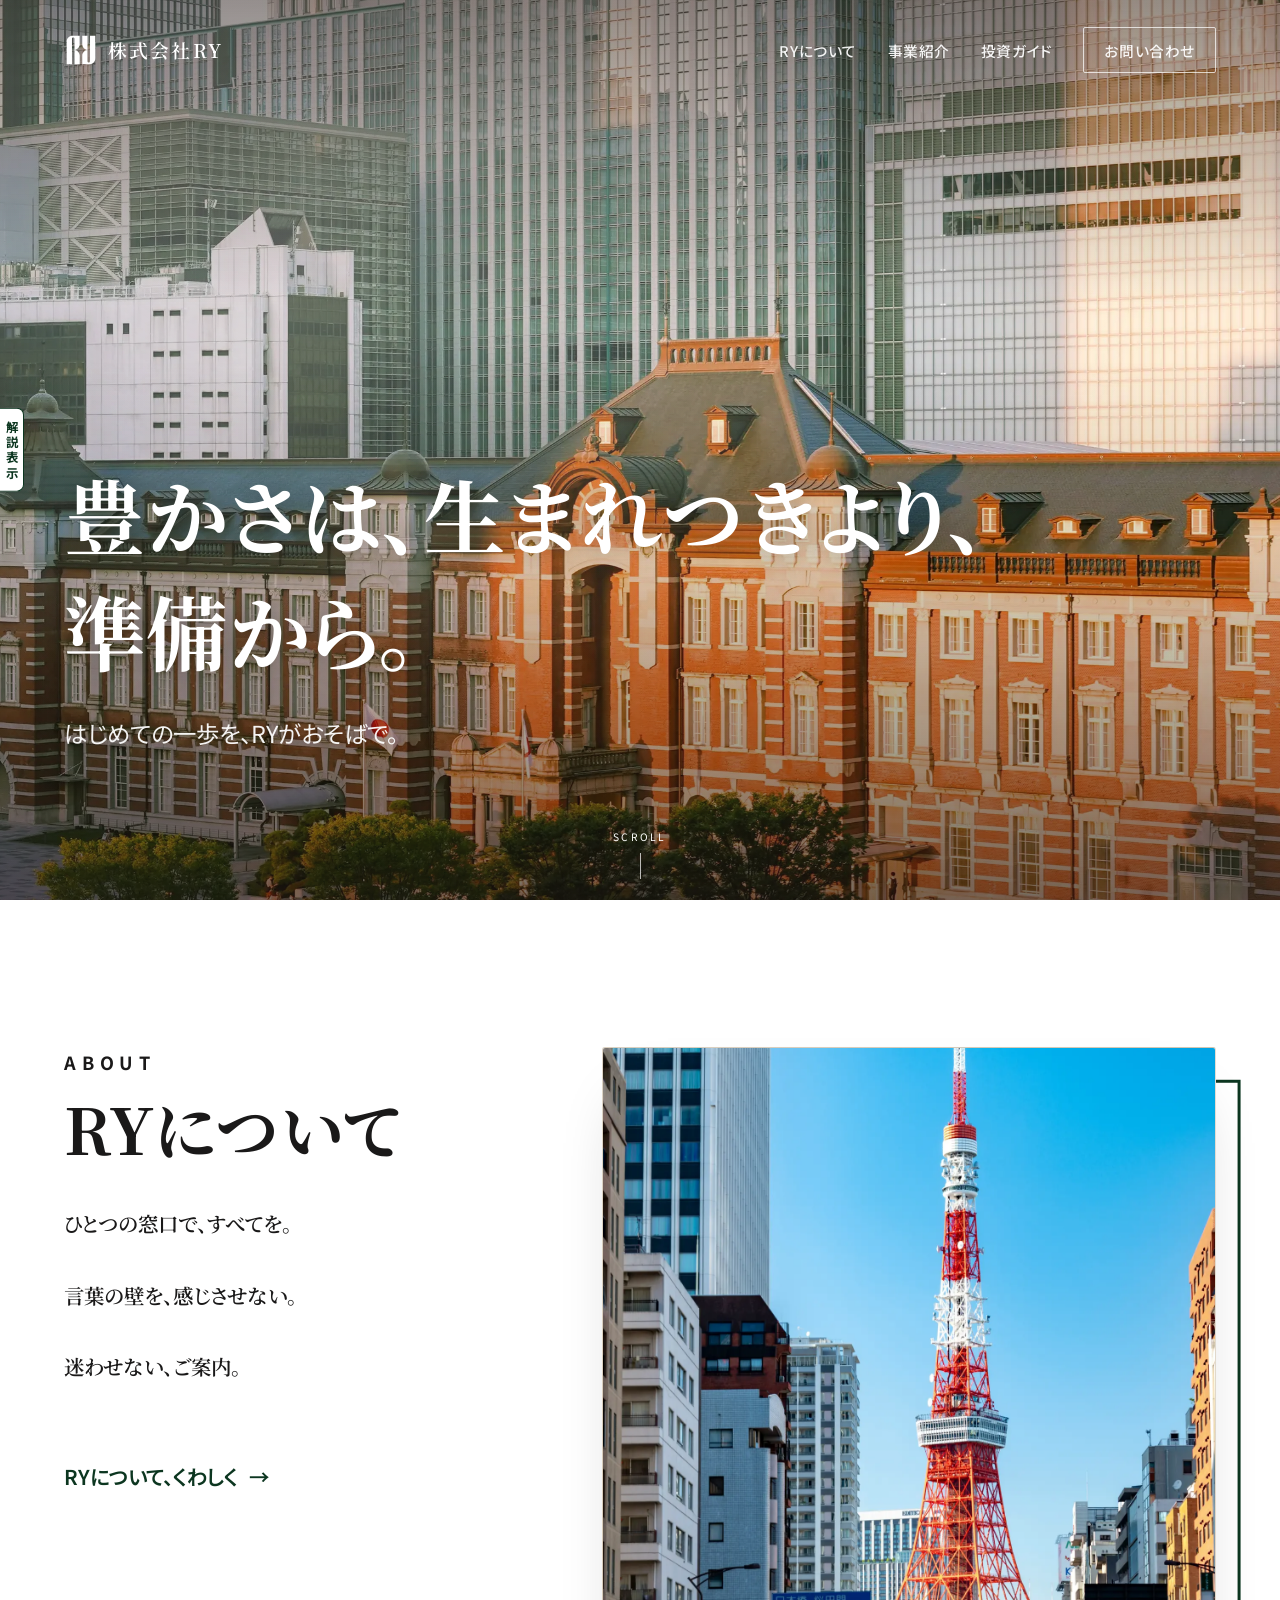
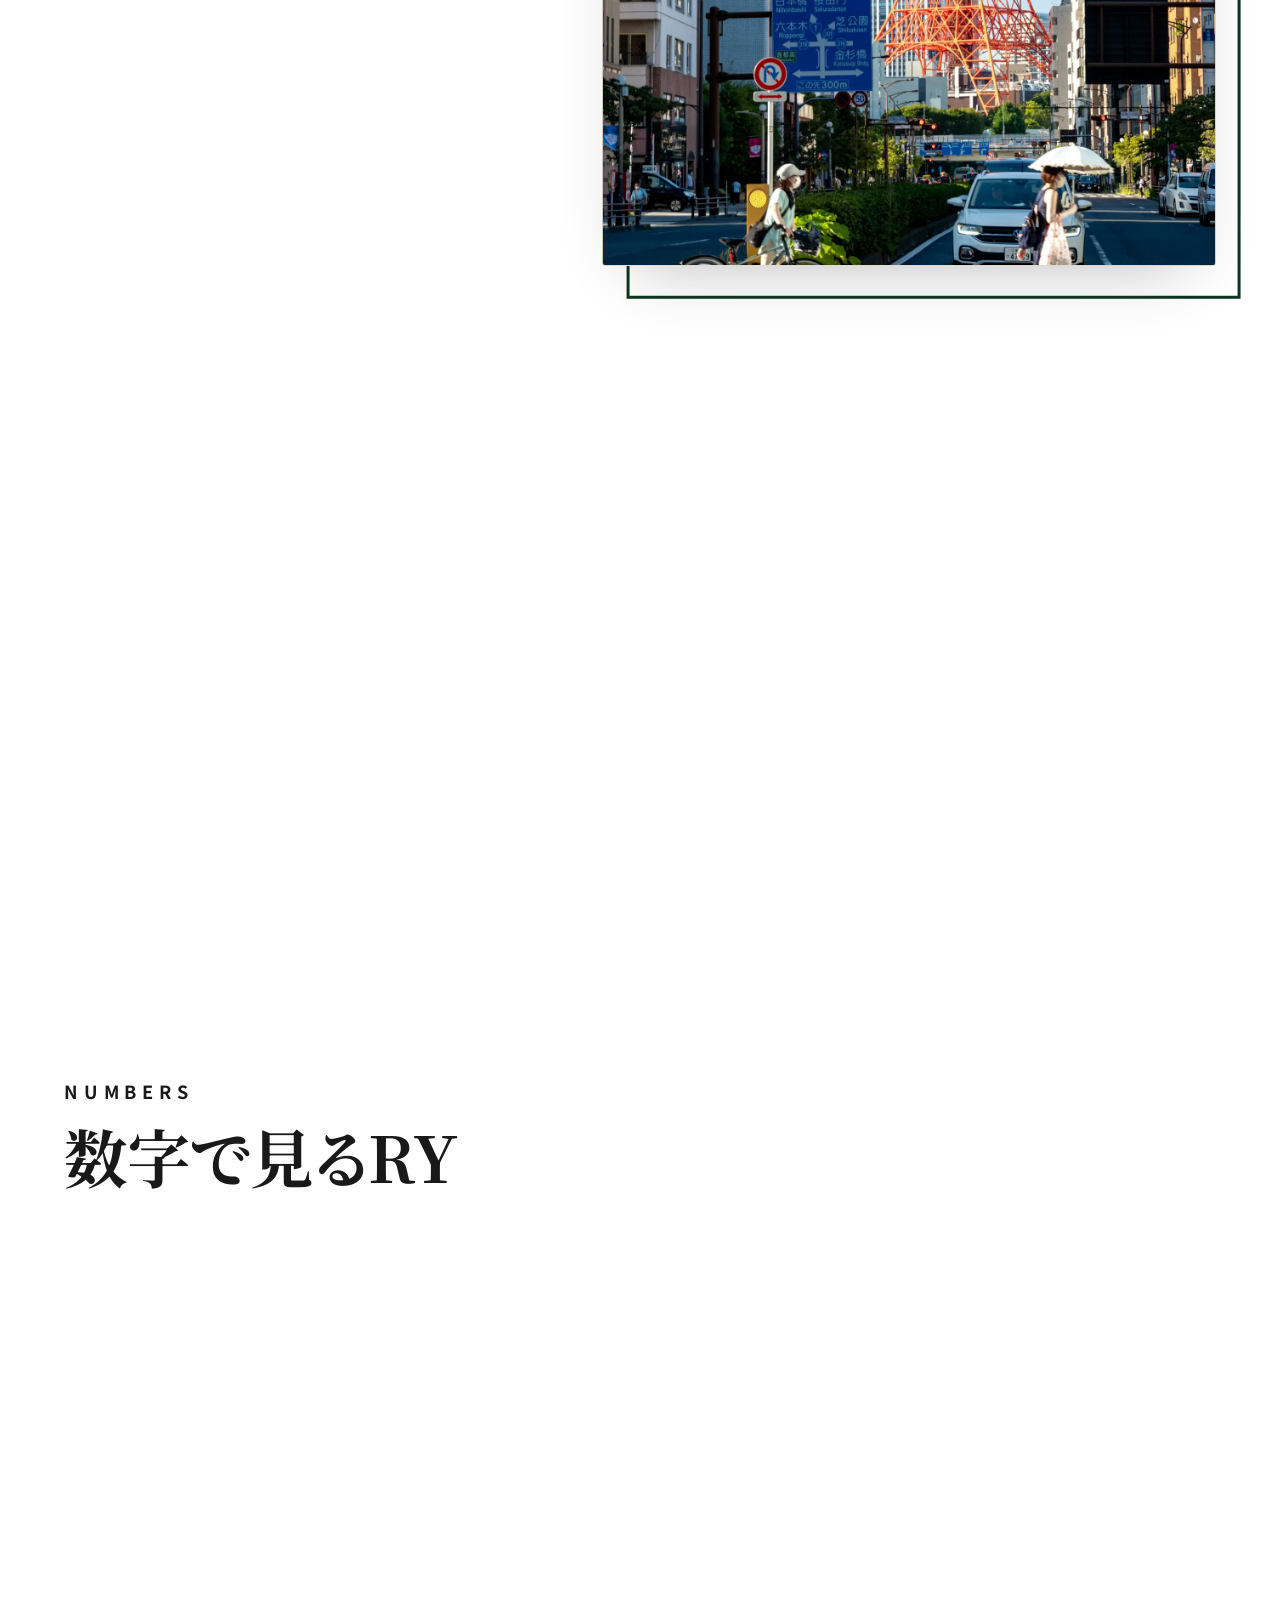
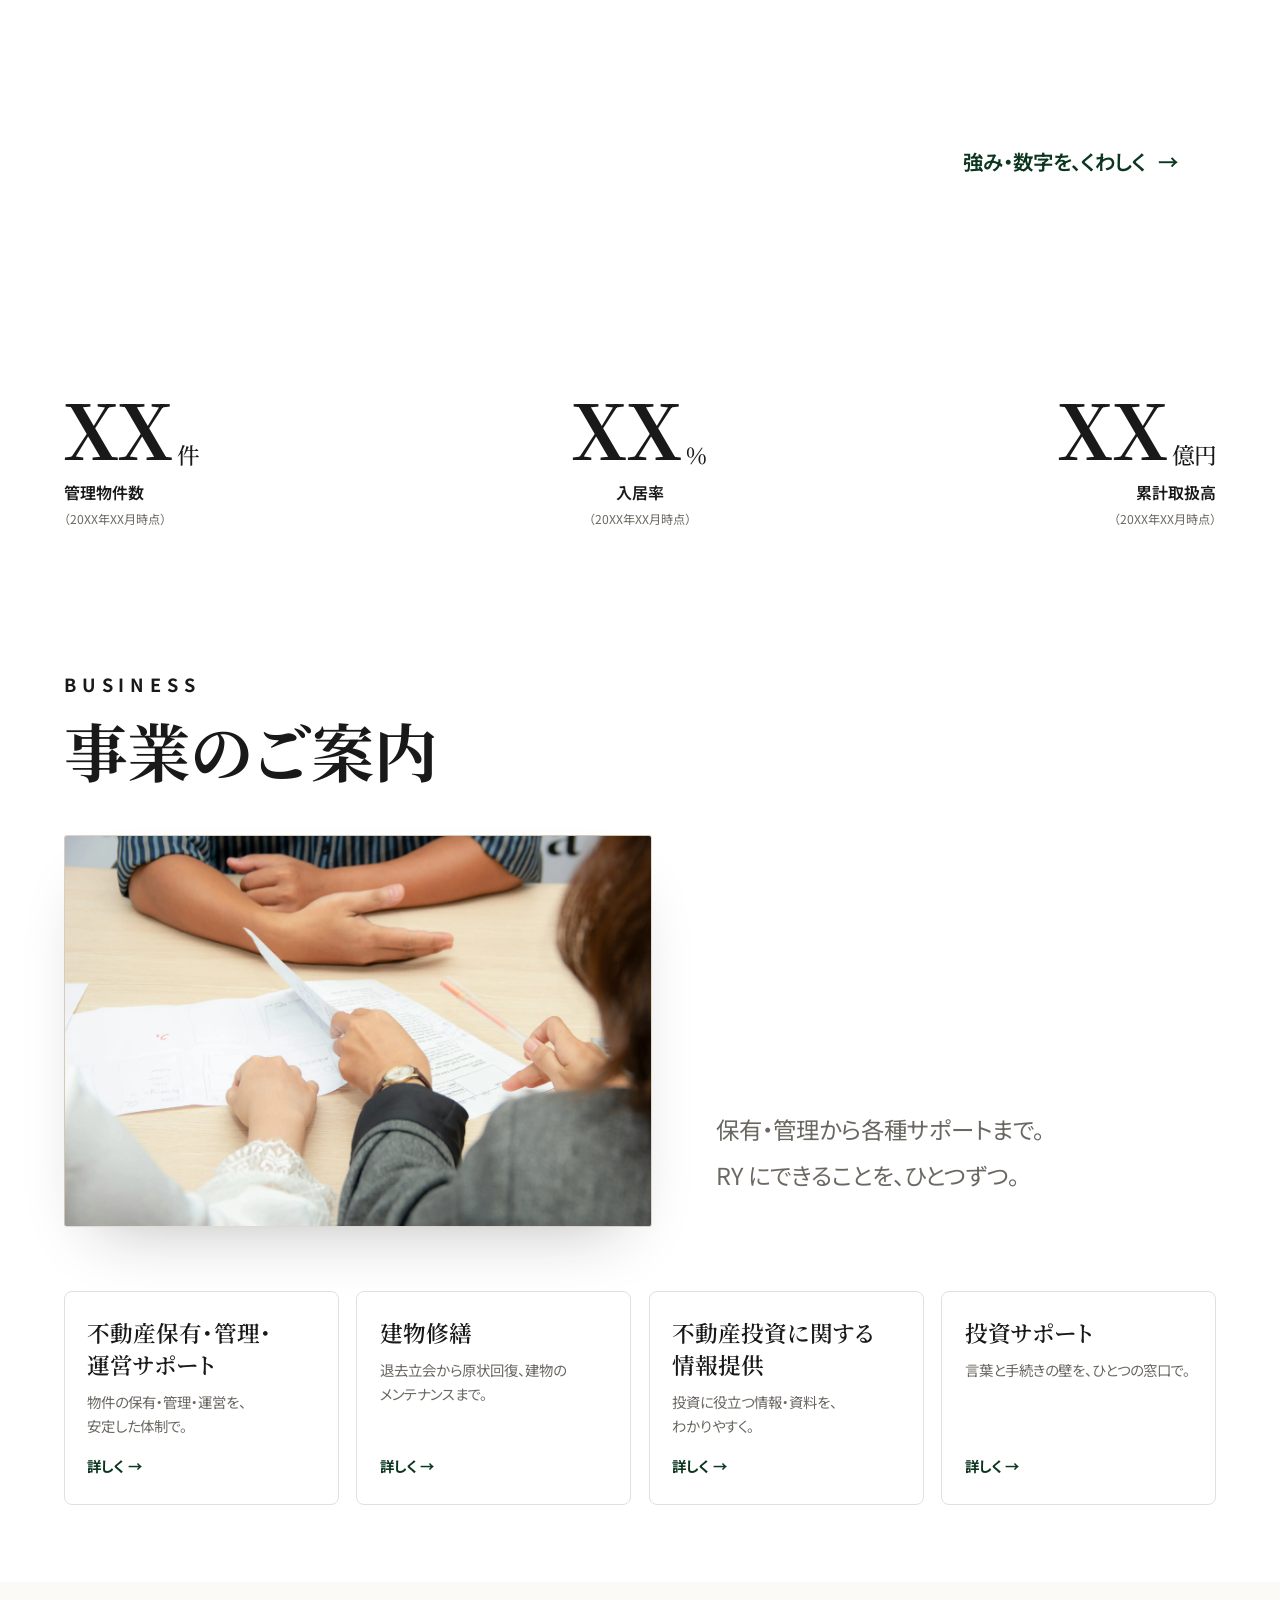
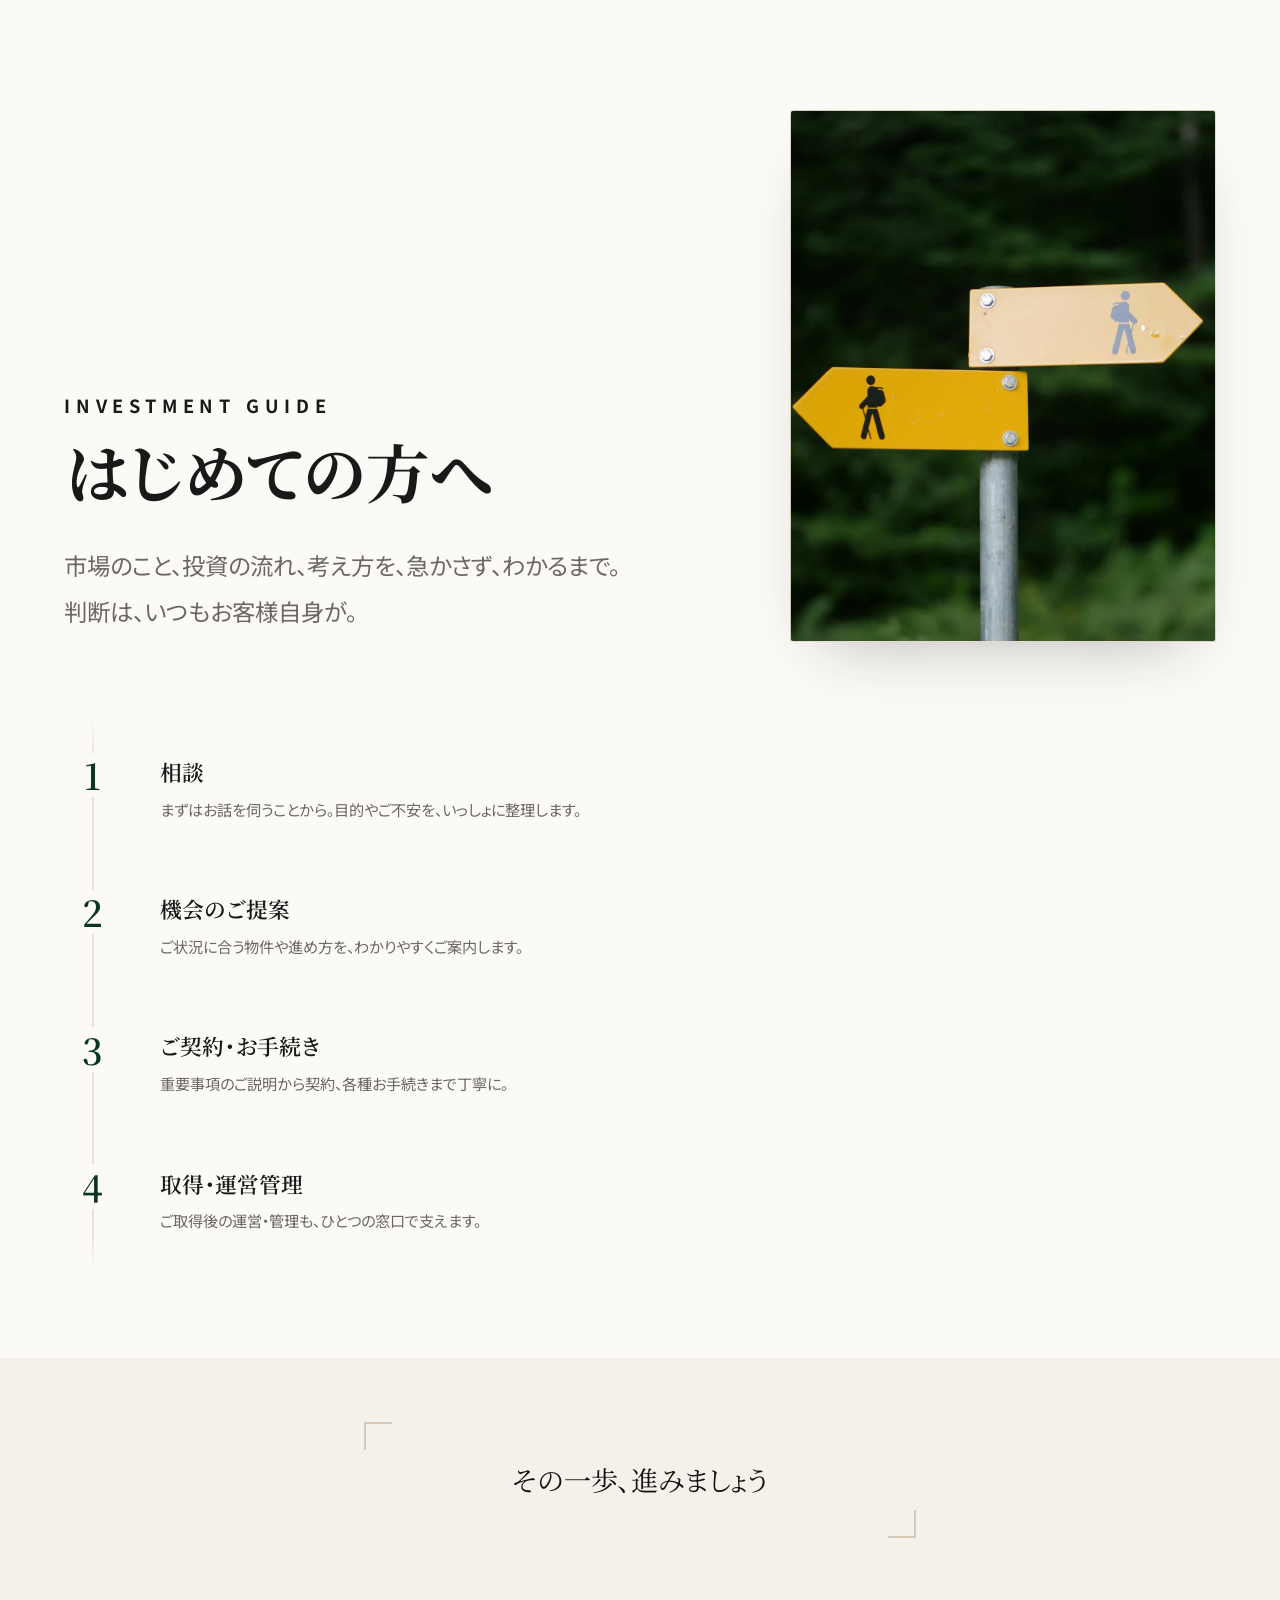
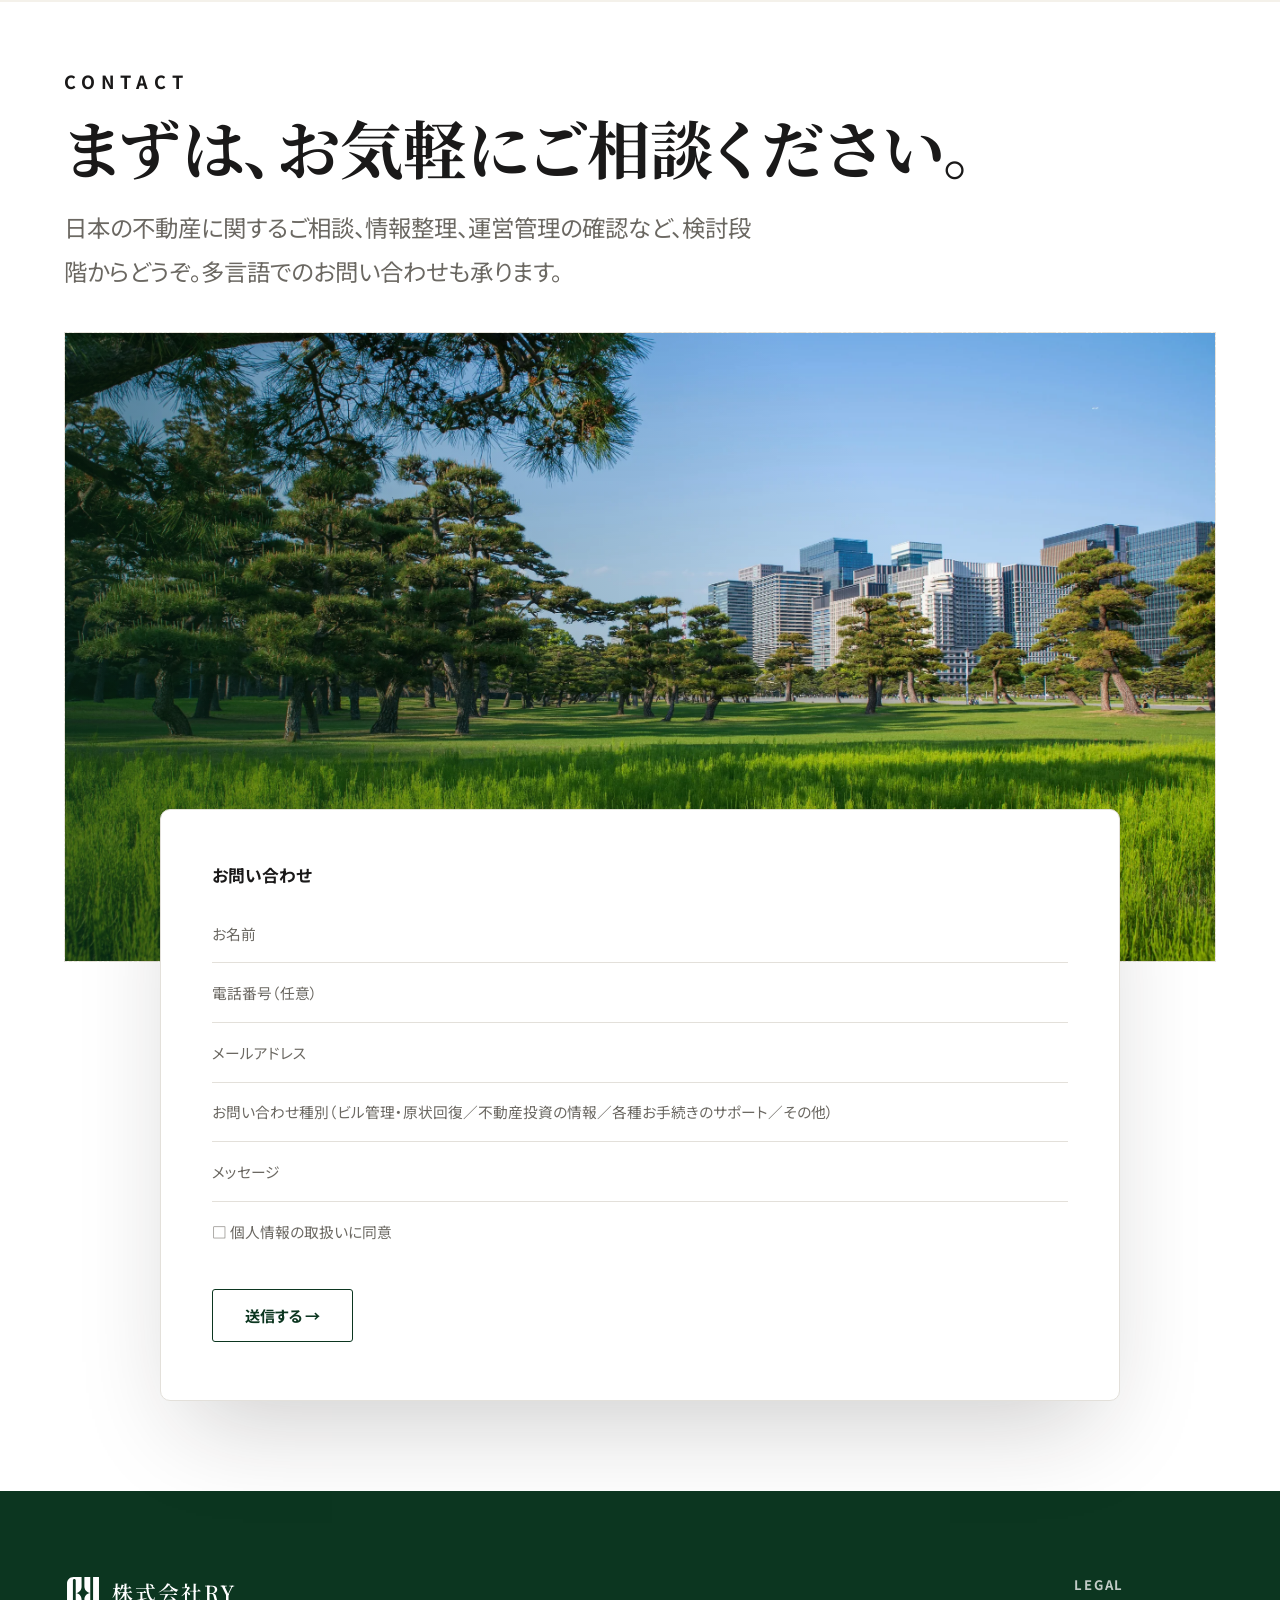
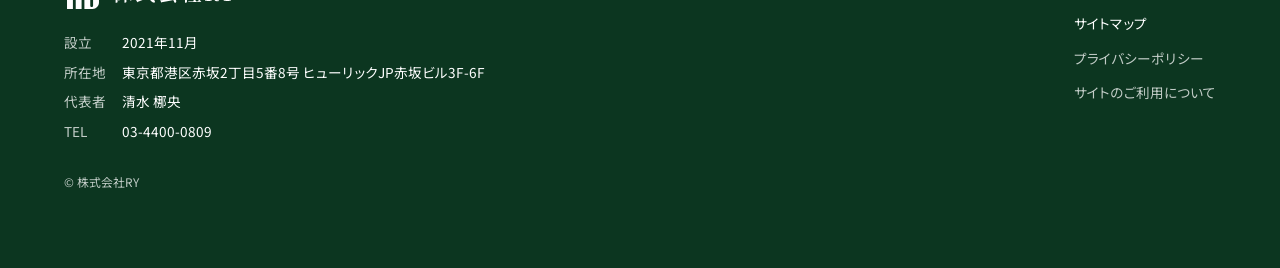
<file: index.html>
<!doctype html>
<html lang="ja">
<head>
<meta charset="utf-8">
<meta name="viewport" content="width=device-width, initial-scale=1">
<title>株式会社RY ｜ 不動産投資サポート</title>
<link rel="preconnect" href="https://fonts.googleapis.com"><link rel="preconnect" href="https://fonts.gstatic.com" crossorigin>
<link href="https://fonts.googleapis.com/css2?family=Noto+Sans+JP:wght@400;500;700&family=Noto+Serif+JP:wght@400;600;700&display=swap" rel="stylesheet">
<!-- 多言語 hello の 3 字形（KR/SC/TC）＝1 家族 1 link ＋ text 子集（about-network.html と同方式·CJK 全体を落とさない）。
     260723 修正：KR/SC は CSS で宣言済みなのに読込が無く、端末に無い環境ではゴシック等へ回落していた（移植時の取りこぼし）。
     ⚠️ text= は「この字だけ」を配信する＝hello の語を変更したら本 URL の text も要更新。 -->
<link href="https://fonts.googleapis.com/css2?family=Noto+Serif+KR:wght@700&text=%EC%95%88%EB%85%95%ED%95%98%EC%84%B8%EC%9A%94&display=swap" rel="stylesheet">
<link href="https://fonts.googleapis.com/css2?family=Noto+Serif+SC:wght@700&text=%E4%BD%A0%E5%A5%BD&display=swap" rel="stylesheet">
<link href="https://fonts.googleapis.com/css2?family=Noto+Serif+TC:wght@700&text=%E5%93%88%E5%9B%89&display=swap" rel="stylesheet">
<!-- ============================================================
  mtg_5 準項目化（step0・2026-07-09）：共通分は assets/ へ分離済
  ・全站 token（色/字/間距/動効値）＝ assets/tokens.css（数値正本＝RY_Design_Tokens.md）
  ・共通様式（NAV/footer/抽屉/解説モード/card/reveal 等）＝ assets/shared.css
  ・共通挙動＋chrome 注入＝ assets/shared.js（本頁は頁固有分のみ保持）
  ・共通部分の修正＝assets 側を直す。本ファイルには頁固有分しか無い（二重修正禁止）
  ・file:// 直開き可（構築工具不要）。JS 無効時は共通 chrome（NAV/footer）が出ない＝評審用の既知制約
============================================================ -->
<link rel="stylesheet" href="assets/tokens.css">
<link rel="stylesheet" href="assets/shared.css">
<style>
/* ==================== 頁固有様式（index/Home のみ）====================
   共通分（NAV/footer/抽屉/解説モード/card/tlink2/reveal/token）は assets/ に分離済。
   以下は Home 固有：hero／About段／Numbers峰／Business段／Guide段／余白の一句／Contact／veil／入場・parallax。 */
/* ===== 01 HERO（峰·全面ブリード／静止·260608_C 蒸馏·白 NAV 融合）===== */
.hero{ position:relative; width:100%; min-height:100vh; min-height:100svh; overflow:hidden; isolation:isolate; display:flex; align-items:flex-end; background:var(--ink); }
.hero-ph{ position:absolute; inset:0; z-index:0; background:linear-gradient(158deg,#CDB89F 0%,#AC896C 32%,#6F4C3D 70%,#3C2925 100%); }
.hero-ph::after{ content:""; position:absolute; inset:0; background:radial-gradient(120% 100% at 26% 22%,rgba(255,250,243,.4),transparent 56%); }
/* scrims：上＝NAV 可読性·下＝見出し可読性（暖め·控えめ）*/
.hero-shade-top{ position:absolute; left:0; right:0; top:0; height:34%; z-index:1; background:linear-gradient(to bottom,rgba(28,16,12,.46),transparent); pointer-events:none; }
.hero-scrim{ position:absolute; inset:0; z-index:1; background:linear-gradient(180deg,rgba(28,17,17,0) 40%,rgba(28,17,17,.14) 62%,rgba(28,17,17,.6) 100%); pointer-events:none; }
/* 内容（左下·eyebrow 削除·見出し＋lead〔細罫 hero-hr＝260720 PM 指示で削除〕）*/
.hero-in{ position:relative; z-index:2; width:100%; max-width:var(--max); margin-inline:auto; padding-inline:var(--pad); padding-block:clamp(3rem,9vh,6.2rem); display:flex; flex-direction:column; align-items:flex-start; }
.hero-h1{ font-family:var(--serif); font-weight:700; font-size:var(--fs-hero); line-height:1.42; color:#fff; text-shadow:0 2px 30px rgba(0,0,0,.38); margin:0; max-width:16em; line-break:strict; }
.hero-h1 .ln{ display:block; }
.hero-lead{ color:rgba(255,255,255,.94); font-size:var(--fs-lead); line-height:1.85; text-shadow:0 1px 16px rgba(0,0,0,.34); margin:1.5rem 0 0; max-width:26em; }
.hero-cue{ position:absolute; left:0; right:0; margin-inline:auto; width:fit-content; bottom:1.3rem; z-index:2; display:grid; justify-items:center; gap:.5rem; color:#fff; opacity:.72; font-family:var(--sans); font-size:.64rem; letter-spacing:.22em; }
.hero-cue::after{ content:""; width:1px; height:26px; background:rgba(255,255,255,.7); animation:sh 1.8s var(--ease) infinite; }   /* 260608_C SCROLL 線アニメ蒸馏 */
@keyframes sh{ 0%{ transform:scaleY(0); transform-origin:top; } 45%{ transform:scaleY(1); transform-origin:top; } 55%{ transform:scaleY(1); transform-origin:bottom; } 100%{ transform:scaleY(0); transform-origin:bottom; } }   /* 260608_C 逐字搬·draw-down→retract */
@media(max-width:760px){
  .hero{ min-height:100svh; }
  .hero-cue{ bottom:calc(1.3rem + env(safe-area-inset-bottom,0px)); }   /* (乙)：SP でも表示·display:none 解除 → home indicator 分だけ持ち上げ（非ノッチ/PC は 0px=無影響）*/
}

/* ===== About（吸収·全保真·① 間中心 / ② ミニマル ＋ 画像2サイズ）===== */
.about{ padding-block:clamp(5rem,10vw,9rem) clamp(4rem,9vw,8rem); }
.about-stage{ display:grid; grid-template-columns:minmax(0,40%) 1fr; gap:clamp(2.5rem,7vw,7rem); align-items:center; margin-top:1.2rem; }
.about-lead{ max-width:25em; }
.strengths{ margin-top:clamp(1.9rem,3vw,2.8rem); display:grid; gap:clamp(1.2rem,1.9vw,1.7rem); }
.st b{ font-family:var(--serif); font-weight:600; color:var(--ink); font-size:clamp(1.25rem,1.6vw,1.45rem); line-height:1.5; display:block; }
.st span{ font-size:.95rem; color:var(--ink2); line-height:1.85; display:block; margin-top:.3rem; max-width:26em; }
.about-more{ margin-top:clamp(2rem,3.2vw,2.8rem); }
.fig{ display:flex; }
.fig.ry-frame img{ aspect-ratio:auto; }   /* 260723：共通 .ry-frame img{aspect-ratio:4/3} を無効化——本図は .ph 側で 3/4 を持ち img は inset:0 の絶対配置 */
.fig .ph{ position:relative; overflow:hidden; background:linear-gradient(135deg,#F1EADF 0%,#E8DDCD 55%,#DDD0BC 100%); border:1px solid rgba(26,25,25,.06); box-shadow:0 30px 64px -34px rgba(26,25,25,.32); border-radius:3px; }
.fig .ph::before{ content:""; position:absolute; inset:0; background:radial-gradient(120% 90% at 28% 22%,rgba(255,255,255,.55),transparent 56%); }
/* ② ミニマル */
body[data-dir="min"] .about-stage{ align-items:start; gap:clamp(2rem,6vw,6rem); }
body[data-dir="min"] .about-lead{ display:none; } body[data-dir="min"] .st span{ display:none; }
body[data-dir="min"] .strengths{ gap:clamp(1.6rem,3.2vw,2.6rem); } body[data-dir="min"] .about-more{ margin-top:clamp(3rem,6vw,5rem); }
body[data-dir="min"] .fig{ flex-direction:column; }
body[data-dir="min"][data-imgsize="1"] .fig .ph{ width:100%; aspect-ratio:3/4; }                        /* 画像1＝大（現状）*/

/* ===== Numbers v6 融合 ===== */
.numbers-real{ --ts:1.12; padding-block:clamp(2.6rem,5vw,4.2rem); }   /* 点7/8：Numbers のみ Facts.html と同じ 1.12 にスコープ（全站 1.18 は不変）*/
.nb{ padding-block:0; } .nb-inner{ display:flex; flex-direction:column; }
.nb-head{ order:0; max-width:46em; margin-bottom:clamp(1.2rem,2.5vw,2.2rem); }
.nb-h2{ font-family:var(--serif); font-weight:700; font-size:var(--fs-section); line-height:1.3; margin:.5rem 0 0; }
.overlap{ order:2; position:relative; } .figs{ order:3; }
/* ===== Numbers 峰：A=段差重ね / B=はめ込み（Tishman型·実画像·大）===== */
.kotoba{ position:relative; background:var(--brand); color:#fff; }
.kotoba .statement{ font-family:var(--serif); font-weight:600; font-size:var(--fs-statement); line-height:1.75; margin:0; }
.kotoba .statement .ph{ white-space:nowrap; }
.kotoba .quote{ position:relative; padding:1.4rem 0 1.4rem 1.9rem; }
.kotoba .quote::before,.kotoba .quote::after{ content:""; position:absolute; width:30px; height:30px; }
.kotoba .quote::before{ top:0; left:0; border-top:2px solid var(--accent-warm); border-left:2px solid var(--accent-warm); }
.kotoba .quote::after{ bottom:0; right:0; border-bottom:2px solid var(--accent-warm); border-right:2px solid var(--accent-warm); }
.overlap-img{ position:absolute; z-index:3; }
.overlap-img .ph{ position:relative; width:100%; height:100%; overflow:hidden; background:#e6ded2; border:1px solid rgba(0,0,0,.06); box-shadow:0 26px 64px -30px rgba(0,0,0,.5); }
/* A：段差重ね（主色块＝右上 / 照片＝左下・縦の落差・照片在前）*/
.nb[data-kotoba="A"] .overlap{ min-height:clamp(620px,70vh,820px); }
.nb[data-kotoba="A"] .kotoba{ position:absolute; top:0; right:0; width:60%; min-height:78%; display:flex; align-items:center; padding:clamp(2.4rem,4vw,3.8rem) clamp(2rem,3vw,2.8rem) clamp(2.4rem,4vw,3.8rem) 16%; }
.nb[data-kotoba="A"] .kotoba .quote{ margin-left:0; max-width:none; }
.nb[data-kotoba="A"] .overlap-img{ left:0; bottom:10%; width:51%; height:68%; }
/* mobile：スタック（照片上·色块下·小重なり）*/
@media (max-width:860px){
  .nb[data-kotoba="A"] .overlap{ min-height:0; display:flex; flex-direction:column; }
  .nb[data-kotoba="A"] .kotoba{ position:static; width:100%; min-height:0; padding:clamp(1.8rem,6vw,2.6rem); order:2; }
  .nb[data-kotoba="A"] .kotoba .quote{ margin-left:0; max-width:none; }
  .nb[data-kotoba="A"] .overlap-img{ position:relative; inset:auto; transform:none; width:100%; height:auto; order:1; margin-bottom:-26px; }
  .nb[data-kotoba="A"] .overlap-img .ph{ height:auto; aspect-ratio:4/3; }   /* 260720 PM：SP 裁切修正——旧構造〔外箱 aspect-ratio→.ph height:100%〕は Safari で %高度が不安定＝上端スライス表示。aspect-ratio を .ph（img の直接クリップ容器）へ移設＝%連鎖ゼロの定番型。object-position 50% 75%（既定図の下段保護）は基底規則のまま有効 */
  .nb[data-kotoba="A"] .facts-more{ position:static; order:3; width:100%; margin-top:clamp(1.2rem,4vw,1.8rem); }
}
.figs{ display:grid; grid-template-columns:repeat(3,1fr); gap:clamp(1.4rem,3vw,2.6rem); margin-top:clamp(3.5rem,7vw,6rem); padding-top:clamp(1.6rem,3vw,2.4rem); }   /* 点4：数字グリッド上の細線削除 */
.fig2{ display:flex; flex-direction:column; }
.fig2 .v{ min-height:var(--val-h); display:flex; align-items:flex-end; flex-wrap:wrap; font-family:var(--serif); font-weight:700; font-size:var(--fs-num); line-height:1; font-variant-numeric:tabular-nums; letter-spacing:-.01em; gap:.06em; }
.fig2 .v .u{ font-size:.3em; font-weight:500; }
.fig2 .k{ font-weight:600; font-size:1rem; margin-top:.8rem; } .fig2 .t{ font-size:.76rem; color:var(--ink2); margin-top:.25rem; line-height:1.5; }
body[data-facts="nodata"] .figs{ display:none; }
body[data-facts="nodata"] .nb-head{ display:none; }   /* なし版＝過場：eyebrow+h2 非表示（ことば原句のまま・数字は正本ページへ誘導）*/
.facts-more{ display:flex; justify-content:flex-end; margin:0; }
/* mtg5 修正（260709 PM指摘）：手机端で「くわしく」が色块文字に重叠。absolute 配置は同特異度・後勝ちで ≤860px の static/order:3 を潰していた → 桌面専用に min-width:861px でスコープ（手机＝色块直下・右寄せ・全幅行に復帰）。桌面は不変。 */
@media (min-width:861px){
.nb[data-kotoba="A"] .facts-more{ position:absolute; top:calc(78% + clamp(1.1rem,1.8vw,1.6rem)); right:clamp(2rem,3vw,2.8rem); }   /* 両版共通＝色块直下（緑枠位置）：kotoba(min-height 78%) 直下·右端＝kotoba 右 padding と同値で揃え */
}
/* Facts 3枠：桌面のみ 左／中／右 に振り分けて全幅を均す（① flush左·② 中央·③ flush右）*/
@media (min-width:861px){
  .figs .fig2:nth-child(2){ align-items:center; text-align:center; }
  .figs .fig2:nth-child(3){ align-items:flex-end; text-align:right; }
}

/* （旧 Business 線框 CSS は rev3 融合により削除。新 CSS はスタイル末尾の v6 ブロックに）*/
/* （旧 Guide 線框 CSS は 提案A 融合により削除。新 CSS はスタイル末尾の Guide ブロックに）*/

.inter-wf{ background:var(--warm2); }
.inter-wf .qbox{ max-width:600px; margin:0 auto; position:relative; padding:2.2rem 2.4rem; text-align:center; }
.inter-wf .qbox::before,.inter-wf .qbox::after{ content:""; position:absolute; width:26px; height:26px; }
.inter-wf .qbox::before{ top:0; left:24px; border-top:2px solid var(--accent-warm); border-left:2px solid var(--accent-warm); }
.inter-wf .qbox::after{ bottom:0; right:24px; border-bottom:2px solid var(--accent-warm); border-right:2px solid var(--accent-warm); }
.inter-wf .q{ font-family:var(--serif); font-size:clamp(1.3rem,5.3vw,1.7rem); color:var(--ink-strong); line-height:1.7; margin:0; }

.contact{ padding-bottom:clamp(3rem,7vw,6rem); }
.contact .bigimg{ min-height:clamp(560px,70vh,840px); margin-top:clamp(1.4rem,3vw,2.4rem); position:relative; }
.contact .bigimg .ov{ position:absolute; inset:0; background:linear-gradient(58deg,rgba(var(--brand-rgb),.58) 0%,rgba(var(--brand-rgb),.16) 44%,transparent 72%); }
.contact .panel{ background:var(--white); border:1px solid var(--bd); border-radius:10px; margin-top:clamp(-180px,-12vw,-110px); position:relative; z-index:2; width:min(960px,94%); margin-inline:auto; padding:clamp(2.2rem,4vw,3.8rem); box-shadow:0 44px 96px -26px rgba(26,25,25,.22); }
.contact .panel .row{ border-bottom:1px solid var(--bd); padding:1.05rem 0; font-size:.92rem; color:var(--ink2); } .contact .panel .row:last-of-type{ border-bottom:0; }
.contact .panel .submit{ margin-top:1.8rem; display:inline-block; background:var(--brand); color:#fff; font-weight:700; font-size:.95rem; padding:.78rem 2rem; border-radius:3px; }

@media (max-width:880px){ .about-stage{ grid-template-columns:1fr !important; gap:2rem; align-items:start; } .fig .ph{ width:100% !important; max-width:520px; aspect-ratio:3/4 !important; } .fig{ justify-content:flex-start; max-width:520px; } }   /* 260723：.ph の max-width と揃える＝ry-frame（.fig 基準）がずれない */
@media (max-width:860px){ /* 260720 PM：旧レイアウト残の .overlap-img{width:80%…}・.kotoba{margin…} を削除（v6 A 変体の SP 規則〔上記 860px 块〕と同断点で衝突＝死代码）。以下＝数字グリッドの SP 現行規則のみ */ .figs{ grid-template-columns:repeat(3,1fr); gap:clamp(.5rem,2.5vw,1rem); margin-top:clamp(1.6rem,6vw,2.6rem); padding-top:0; } .fig2{ align-items:center; text-align:center; } .fig2 .v{ min-height:auto; font-size:clamp(1.6rem,7vw,2.5rem); } .fig2 .v .u{ font-size:.34em; } .fig2 .k{ font-size:clamp(.72rem,3vw,.95rem); margin-top:.4rem; } .fig2 .t{ font-size:clamp(.55rem,2.3vw,.72rem); margin-top:.18rem; line-height:1.3; } }
/* ============================================================
   ===== v6 改修（micro 調整 ＋ Business 融合）=====
   ============================================================ */
/* 点3/5：指定セクション間の細線削除（他段は不変）*/
.about, .numbers-real{ border-bottom:none; }

/* ===== Business（rev3 融合：図左 split ＋ カード/編集インデックス ＋ カード動き2種）===== */
.business{ padding-block:clamp(3rem,6vw,5.5rem); border-bottom:none; }   /* 点5/6：上下に細線を置かない（border-top も付けない）*/
.biz-band{ display:grid; grid-template-columns:54fr 46fr; gap:clamp(2rem,5vw,4.5rem); align-items:end; margin-top:clamp(1.8rem,3.4vw,2.8rem); }
.biz-fig{ position:relative; }
.biz-fig .ph{ position:relative; overflow:hidden; aspect-ratio:3/2; border-radius:3px;
  background:linear-gradient(135deg,#F1EADF 0%,#E8DDCD 55%,#DDD0BC 100%);
  border:1px solid rgba(26,25,25,.06); box-shadow:0 30px 64px -34px rgba(26,25,25,.32); }
.biz-fig .ph::before{ content:""; position:absolute; inset:0; background:radial-gradient(120% 90% at 28% 22%,rgba(255,255,255,.55),transparent 56%); }
.biz-lead{ font-size:var(--fs-lead); color:var(--ink2); line-height:1.95; max-width:24em; padding-bottom:.3rem; }
.biz-cards{ display:grid; grid-template-columns:repeat(4,1fr); gap:1.1rem; margin-top:clamp(2.6rem,5vw,4.2rem); }
@media (max-width:820px){ .biz-band{ grid-template-columns:1fr; gap:1.6rem; align-items:start; } .biz-cards{ grid-template-columns:1fr 1fr; } .biz-lead{ max-width:none; } }
@media (max-width:520px){ .biz-cards{ grid-template-columns:1fr; } }
/* ===== 05 Investment Guide（提案A 融合：一筆の道・画像2サイズ ①普通/②大・既定②）===== */
.guide-a{ background:var(--warm); padding-block:clamp(3.5rem,7vw,6.5rem); }
.ga-grid{ display:grid; gap:clamp(3rem,6vw,5rem) clamp(2rem,5vw,5rem); margin-top:clamp(1.4rem,3vw,2.4rem); }
body[data-gaimg="1"] .ga-grid{ grid-template-columns:minmax(0,1fr) clamp(280px,37%,500px); grid-template-areas:"intro fig" "steps steps"; align-items:end; }
.ga-intro{ grid-area:intro; padding-bottom:.5rem; }
.ga-fig{ grid-area:fig; }
.ga-lead{ font-size:var(--fs-lead); color:var(--ink2); line-height:1.95; margin:clamp(1.2rem,2.4vw,2rem) 0 0; max-width:24em; }
.ga-fig .ph{ position:relative; overflow:hidden; aspect-ratio:4/5; border-radius:3px; background:linear-gradient(135deg,#F1EADF 0%,#E8DDCD 55%,#DDD0BC 100%); border:1px solid rgba(26,25,25,.06); box-shadow:0 30px 64px -34px rgba(26,25,25,.32); }
.ga-fig .ph::before{ content:""; position:absolute; inset:0; background:radial-gradient(120% 90% at 28% 22%,rgba(255,255,255,.55),transparent 56%); }
.ga-steps{ grid-area:steps; list-style:none; margin:0; padding:0; position:relative; --ga-col:clamp(2.6rem,5vw,3.6rem); }
.ga-steps::before{ content:""; position:absolute; top:0; bottom:0; left:calc(var(--ga-col)/2); width:1px; transform:translateX(-50%); background:linear-gradient(to bottom,transparent 0,var(--accent-warm) 7%,var(--accent-warm) 93%,transparent 100%); }
.ga-step{ display:grid; grid-template-columns:var(--ga-col) 1fr; gap:clamp(1.2rem,3vw,2.4rem); align-items:start; padding:clamp(1.4rem,2.8vw,2.1rem) 0; position:relative; }
.ga-num{ justify-self:center; display:grid; place-items:center; min-width:1.5em; padding:.12em .28em; font-family:var(--serif); font-weight:600; font-size:clamp(1.7rem,2.8vw,2.5rem); color:var(--brand); line-height:1; background:var(--warm); position:relative; z-index:1; }
.ga-main{ display:flex; flex-direction:column; gap:.45rem; padding-top:.2rem; }
.ga-ttl{ font-family:var(--serif); font-weight:600; font-size:clamp(1.25rem,1.7vw,1.55rem); color:var(--ink); line-height:1.45; }
.ga-ds{ font-size:.95rem; color:var(--ink2); line-height:1.85; max-width:34em; }
@media (max-width:820px){
  body[data-gaimg="1"] .ga-grid{ grid-template-columns:1fr; grid-template-areas:"intro" "fig" "steps"; align-items:start; gap:1.8rem; }
}

/* ===== v9.1（260630）：実画像差込＋解説 page3 換図＋余白「」色 ===== */
/* 占位框を object-fit:cover で埋める（朝向は各框に合わせて既定図を選定済）*/
.hero-ph img{ position:absolute; inset:0; width:100%; height:100%; object-fit:cover; z-index:0; }
.fig .ph img,.biz-fig .ph img,.ga-fig .ph img,.overlap-img .ph img{ position:absolute; inset:0; width:100%; height:100%; object-fit:cover; }
.overlap-img .ph img{ object-position:50% 75%; } /* 260717 PM：Numbers 槽·裁切窗下偏（既定図 10_asia-culture＝ほぼ正方形→横框で下段〔机・人・緑〕が切れる対策·槽ローカル旋钮·換図時は要再確認）*/
.contact .bigimg{ overflow:hidden; } .contact .bigimg img{ position:absolute; inset:0; width:100%; height:100%; object-fit:cover; z-index:0; } .contact .bigimg .ov{ z-index:1; }

/* ---- 開場幕 veil（brand 底·白 #ry-mark + 株式会社RY·accent-warm 線·sub）---- */
#veil{ display:none; }
html.jsm #veil{ position:fixed; inset:0; z-index:9999; display:grid; place-items:center; background:var(--brand); transition:opacity 1s var(--ease); }
#veil .vw{ display:grid; justify-items:center; gap:1.4rem; text-align:center; padding:1.5rem; }
#veil .v-lock{ display:flex; flex-direction:column; align-items:center; gap:.95rem; max-width:100%; }
#veil .v-logo{ display:flex; align-items:center; gap:1rem; color:#fff; opacity:0; transform:translateY(10px); transition:opacity .8s var(--ease) .15s, transform .8s var(--ease) .15s; }
#veil .v-logo .logo{ height:clamp(58px,9.5vw,90px); width:auto; }
#veil .v-logo .wm{ font-family:var(--serif); font-weight:600; font-size:clamp(1.7rem,4vw,2.5rem); letter-spacing:.14em; color:#fff; }
#veil .v-line{ width:0; height:1px; background:var(--accent-warm); transition:width .9s var(--ease) .55s; }
#veil .v-sub{ font-size:clamp(.8rem,1.35vw,1rem); letter-spacing:.4em; text-transform:uppercase; color:rgba(255,255,255,.72); opacity:0; transition:opacity .7s var(--ease) .9s; }
body.veil-go #veil .v-logo{ opacity:1; transform:none; }
body.veil-go #veil .v-line{ width:100%; }   /* logo+株式会社RY と同幅（=.v-lock 幅）·響応式で PC/SP とも自動一致 */
body.veil-go #veil .v-sub{ opacity:1; }
body.veil-out #veil{ opacity:0; pointer-events:none; }

.contact .panel .submit{ position:relative; z-index:0; overflow:hidden; cursor:pointer; background:transparent; border:1px solid var(--brand); color:var(--brand); transition:color .25s var(--ease); }
.contact .panel .submit::before{ content:""; position:absolute; inset:0; z-index:-1; background:var(--brand); transform:scaleX(0); transform-origin:left center; transition:transform .38s var(--ease); }
.contact .panel .submit:hover::before{ transform:scaleX(1); }
.contact .panel .submit:hover{ color:#fff; }
.contact .panel .submit .a{ display:inline-block; transition:transform .3s var(--ease); }   /* about .l1-cta-btn の矢印スライド蒸馏（.3s / var(--ease)）*/
.contact .panel .submit:hover .a{ transform:translateX(5px); }   /* = about --aw:5px 同値 */

/* ---- hero 入場（veil 退場 → body.entered）+ ken-burns ---- */
html.jsm .hero-h1 .ln{ opacity:0; transform:translateY(18px); }
html.jsm .hero-lead, html.jsm .hero-cue{ opacity:0; transform:translateY(18px); }
body.entered .hero-h1 .ln{ opacity:1; transform:none; transition:opacity .9s var(--ease), transform .9s var(--ease); }
body.entered .hero-h1 .ln:nth-child(2){ transition-delay:.16s; }
body.entered .hero-lead{ opacity:1; transform:none; transition:opacity .9s var(--ease) .28s, transform .9s var(--ease) .28s; }
body.entered .hero-cue{ opacity:1; transform:none; transition:opacity .9s var(--ease) .5s, transform .9s var(--ease) .5s; }
html.jsm #img-hero{ transform:scale(1.09); }   /* 既定で拡大＝開場幕の裏ですでに大·幕が散ると「大→縮小」で連続（scale 1 の一跳を消す）*/
body.entered #img-hero{ animation:heroZoom 8s var(--ease) both; }
@keyframes heroZoom{ from{ transform:scale(1.09); } to{ transform:scale(1); } }
/* hero-ph 上下延展，为 hero parallax 留 overscan（位移不露边）*/
.hero-ph{ top:calc(-1 * var(--hero-par,100px)); right:0; bottom:calc(-1 * var(--hero-par,100px)); left:0; height:auto; will-change:transform; }

/* ---- reduced-motion：装飾モーション全停（scroll 連動の機能的 nav 変色は保留）---- */
@media (prefers-reduced-motion:reduce){
  html.jsm #veil{ transition:none; }
  #veil .v-logo, #veil .v-line, #veil .v-sub{ transition:none !important; }
  html.jsm .hero-h1 .ln, html.jsm .hero-lead, html.jsm .hero-cue{ opacity:1 !important; transform:none !important; transition:none !important; }
  .hero-cue::after{ animation:none; }   /* reduce：SCROLL 線 loop 停止（260608_C 同方針）*/
  html.jsm #img-hero{ animation:none; transform:none; }   /* reduce：拡大せず·静止 scale 1 */
  .hero-ph{ transform:none !important; }
  .numbers-real .kotoba, .numbers-real .kotoba .quote, .numbers-real .overlap-img{ opacity:1 !important; transform:none !important; }
}
/* ---- Facts 峰段 scrub：合成层提示（仅桌面重叠版·scrub 是行内 transform/opacity·无 CSS transition 以免拖影）---- */
@media(min-width:861px){
  .numbers-real .kotoba, .numbers-real .kotoba .quote, .numbers-real .overlap-img{ will-change:transform, opacity; }
}
/* ===== 多言語 hello 板块（C重叠·about-network より移植·About「言葉の壁を」の証明位·解説 on/off·既定 on）===== */
.mlang{ padding-block:0; }   /* 余白は stage の padding が担う（🪦 旧「専属一屏＝stage 100svh」＝打字机用の措置·260722 撤去） */
body[data-mlang="off"] .mlang{ display:none; }
.mlang-stage{ display:grid; place-items:center; padding-block:clamp(3rem,10vh,7rem); text-align:center; }   /* 260722 PM：打字机撤去に伴い「専属一屏（100svh）」解除——舞台高＝内容＋余白。空白過多の解消（旧 100svh は打字机に一画面を与えるための措置だった） */
/* 交叠 hello：色＝--brand から派生する family 変体（浅/基/深）＋1暖中性·JS が毎回ランダム洗牌·半透明で交叠 */
.mlang-hello{ display:flex; justify-content:center; width:100%; }   /* 260722：wrap 幅いっぱいに伸ばす＝散布の余白源（旧＝max-content で縮んでいた）*/
.mlang-hello .v-c2{ position:relative; padding:.2em 0; width:100%; }
.mlang-hello .cw{ margin:0; position:relative; width:max-content; max-width:100%; font-weight:700; font-size:clamp(2.28rem,min(12.6vw,18.2vh),9.8rem); line-height:1; font-family:'Noto Serif JP',serif; color:var(--brand);
  transform:translate3d(0,var(--in,0px),0);   /* 出場のみ（transition あり）*/
  translate:0 var(--px,0px);                  /* 視差のみ（transition なし＝即追従）*/
  transition:opacity .55s ease, transform .62s cubic-bezier(.22,.61,.36,1); }
/* 260723 修正：出場と視差を別プロパティへ分離。旧＝両方を 1 つの transform に calc で合成していたため、
   ①視差が毎フレーム transform を書換→transition が再スタートし続ける ②出場完了時に .settled で transform の
   transition を外した瞬間、進行中の補間値から実値へ一気に飛ぶ＝終端で 1〜3px スナップ（スクロール中だけ出る＝再現が不安定）。
   translate は独立プロパティで transition 対象外＝視差は即追従、transform は出場だけを担当。.settled は不要になり撤去。 */
.jsm .mlang-hello .cw{ opacity:0; }   /* 初態＝JS 有効時のみ隠す（JS 無効なら静的表示） */
.mlang-hello .cw + .cw{ margin-top:-.34em; }   /* 260722 PM：字面の実重なり＝(値−0.12)em。-.14em では実質 0.02em＝重なり消失だったため -.34em（実重なり 0.22em）へ */
/* 横位置＝JS 実測（layoutHello）：語ごとの余白（舞台幅 − 語幅）内でランダム＝はみ出し不可。旧 nth-child 固定オフセット＝260722 撤去 */
/* 5 変体＝Tokens の --hello-*（✅ 260722 PM 方案 B·装飾層例外·適用は本ブロックのみ）。
   260722：color-mix を廃し Tokens 定値へ＝旧ブラウザ fallback（Chrome<111/Safari<16.2/Firefox<113）の必要も消滅 */
.mlang-hello .cw.fam-pine{   color:var(--hello-pine); }
.mlang-hello .cw.fam-forest{ color:var(--hello-forest); }
.mlang-hello .cw.fam-moss{   color:var(--hello-moss); }
.mlang-hello .cw.fam-olive{  color:var(--hello-olive); }
.mlang-hello .cw.fam-neut{   color:var(--hello-neut); }
.mlang-hello .fk{ font-family:'Noto Serif KR','Noto Serif JP',serif; } .mlang-hello .fc{ font-family:'Noto Serif SC','Noto Serif JP',serif; } .mlang-hello .ft{ font-family:'Noto Serif TC','Noto Serif SC','Noto Serif JP',serif; }
/* 260723 PM：×0.7 は電脳画面での判断＝手機は巻き添えだった。最長語の占有率を電脳（≈70%）に揃え直す（🪦 9.1vw） */
@media(max-width:600px){ .mlang-hello .cw{ font-size:clamp(2.35rem,12.8vw,4.2rem); }
  /* 260723 PM：手機のみ上下余白を約 2 倍（10vh→21vh）。ブロックが小さい手機では既定の余白だと窮屈に見えるため。電脳は 7rem 上限のまま＝手つかず */
  .mlang-stage{ padding-block:clamp(5.5rem,21vh,12rem); }
}
@media(prefers-reduced-motion:reduce){ .mlang-hello .cw{ transition:none!important; transform:none!important; translate:none!important; } }
</style>
<script>document.documentElement.classList.add('jsm');</script>
</head>
<body data-dir="min" data-imgsize="1" data-cardfx="draw" data-gaimg="1" data-facts="data" data-mlang="on">

<!-- 頁固有：解説モードの中身（shared.js が共通壳へ展開）〔配色頁＝260722 削除·開場アニメ再生も同時撤去〕-->
<template id="ry-dm-content">
  <div class="dm-nav" role="group" aria-label="ページ切替"><button data-page="1" aria-pressed="true" aria-label="1ページ目 レイアウト">1</button><button data-page="2" aria-label="2ページ目 板块画像">2</button></div>
  <div class="dm-page" data-page="1">
  <div class="dm-grp plansw"><span class="dm-lbl">キャッチ 案（5·社長選定用）</span><div class="imgseg"><button class="planprev" type="button" aria-label="前の案">◀</button><span class="imgnow plannow"></span><button class="plannext" type="button" aria-label="次の案">▶</button></div></div>
  <div class="dm-now" style="margin:.15rem 0 .55rem">◀ ▶ で 5 案を切替 ＝ Hero キャッチ（大見出し）を差替（リード・版面は不変）。本番＝社長が 1 案を確定（別紙①）。</div>
  <div class="dm-grp"><span class="dm-lbl">Facts 数字</span><div class="seg" role="group" aria-label="Facts 数字表示"><button data-facts="data" aria-pressed="true">数字あり</button><button data-facts="nodata">数字なし</button></div></div>
  <div class="dm-grp"><span class="dm-lbl">多言語 hello（C重叠）</span><div class="seg" role="group" aria-label="多言語 hello 表示"><button data-mlang="on" aria-pressed="true">重叠 ON</button><button data-mlang="off">OFF</button></div></div>
  </div><!-- /dm-page 1 -->
  <div class="dm-page" data-page="2" hidden>
    <div class="dm-now" style="margin:0 0 .8rem;padding:0;border:0">板块ごとに ◀ ▶ で候補画像を差替（全候補·圧縮済）。本番＝各1枚に確定。</div>
    <div class="dm-grp imgsw" data-sec="hero"><span class="dm-lbl">HERO</span><div class="imgseg"><button class="imgprev" aria-label="前の画像">◀</button><span class="imgnow"></span><button class="imgnext" aria-label="次の画像">▶</button></div></div>
    <div class="dm-grp imgsw" data-sec="about"><span class="dm-lbl">About</span><div class="imgseg"><button class="imgprev" aria-label="前の画像">◀</button><span class="imgnow"></span><button class="imgnext" aria-label="次の画像">▶</button></div></div>
    <div class="dm-grp imgsw" data-sec="facts"><span class="dm-lbl">Facts（数字）</span><div class="imgseg"><button class="imgprev" aria-label="前の画像">◀</button><span class="imgnow"></span><button class="imgnext" aria-label="次の画像">▶</button></div></div>
    <div class="dm-grp imgsw" data-sec="business"><span class="dm-lbl">Business</span><div class="imgseg"><button class="imgprev" aria-label="前の画像">◀</button><span class="imgnow"></span><button class="imgnext" aria-label="次の画像">▶</button></div></div>
    <div class="dm-grp imgsw" data-sec="guide"><span class="dm-lbl">Investment Guide</span><div class="imgseg"><button class="imgprev" aria-label="前の画像">◀</button><span class="imgnow"></span><button class="imgnext" aria-label="次の画像">▶</button></div></div>
    <div class="dm-grp imgsw" data-sec="contact"><span class="dm-lbl">Contact</span><div class="imgseg"><button class="imgprev" aria-label="前の画像">◀</button><span class="imgnow"></span><button class="imgnext" aria-label="次の画像">▶</button></div></div>
  </div>
</template>

<!-- 共通 chrome（#ry-mark symbol／NAV／手机抽屉／解説モード壳）＝ shared.js がこの位置に同期注入 -->
<script src="assets/shared.js"></script>

<!-- 開場幕 veil（動效パス·brand 底·#ry-mark + 株式会社RY）-->
<div id="veil" aria-hidden="true"><div class="vw">
  <div class="v-lock">
    <span class="v-logo"><svg class="logo" viewBox="0 0 176.19898 176.13703"><use href="#ry-mark"/></svg><span class="wm">株式会社RY</span></span>
    <span class="v-line"></span>
  </div>
  <p class="v-sub">Real Estate Investment Support</p>
</div></div>

<!-- 01 HERO 峰（全面ブリード／静止·260608_C 蒸馏·白 NAV 融合）-->
<section class="hero" id="hero">
  <div class="hero-ph"><img id="img-hero" src="images/kiki-RnbQSysWOhY-unsplash.webp" alt="" fetchpriority="high" decoding="async"></div>
  <div class="hero-shade-top"></div>
  <div class="hero-scrim"></div>

  <!-- NAV は body 直下へ移動（動効パス·吸顶 fixed を有効化）-->

  <!-- 内容：260608_C 蒸馏（eyebrow 削除·細罫＋見出し＋lead）-->
  <div class="hero-in">
    <h1 class="hero-h1"><span class="ln">豊かさは、生まれつきより、</span><span class="ln">準備から。</span></h1>
    <p class="hero-lead">はじめての一歩を、RYがおそばで。</p>
  </div>

  <div class="hero-cue" aria-hidden="true">SCROLL</div>
</section>
<div class="wrap"><p class="asy-note" style="margin:.55rem 0 0"><b>01 HERO 峰·全面ブリード</b>：260608_C 蒸馏（見出し＋中央 SCROLL〔細罫＝260720 PM 指示で削除〕）·<b>白 NAV を hero に融合</b>（実 logo[#ry-mark]＋株式会社RY·白枠 お問い合わせ CTA）·eyebrow 削除·V2 廃止。<b>静止のみ</b>——開場演出·parallax(≤10px)·NAV 下滑半透明化は後段の<b>動効パス</b>。画像＝自然光・暖の placeholder（実画像差替）。<span class="arr">⚠</span> catchcopy 選定／合规＝content・structure 領域。姿勢は homepage から会社概要へ移設・catch とは解耦済。</p></div>

<!-- 02 About 谷寄り（吸収·全保真）-->
<section class="about"><div class="wrap">
  <div class="sec-id">02 / About（→ `/ja/about`）<span class="lv low">谷寄り（静）</span> ＝吸収済</div>
  <div class="about-stage">
    <div class="about-txt">
      <p class="eyebrow">About</p>
      <h2 class="sec">RYについて</h2>
      <p class="lead jp about-lead">会社のこと、強み、多言語の体制まで。<br>RYの全体像を、ここから。</p>
      <div class="strengths">
        <div class="st"><b class="jp">ひとつの窓口で、すべてを。</b><span class="jp">物件の保有・運営から各種お手続きのサポートまで。複数の会社をまわる必要はありません。</span></div>
        <div class="st"><b class="jp">言葉の壁を、感じさせない。</b><span class="jp">日・韓・中のネイティブ体制。現地に根ざしたネットワークで、現場まで。</span></div>
        <div class="st"><b class="jp">迷わせない、ご案内。</b><span class="jp">「何から始めればいいか分からない」。そんな方に寄り添い、最初の一歩から。</span></div>
      </div>
      <p class="about-more"><a class="tlink2" href="about.html">RYについて、くわしく <span class="a" aria-hidden="true">→</span></a></p>
    </div>
    <div class="fig ry-frame fr-br">
      <div class="ph"><img id="img-about" src="images/james-pere-fceahev31_o-unsplash.webp" alt="" loading="lazy" decoding="async"></div>
    </div>
  </div>
  <p class="asy-note"><b>谷寄り（吸収済）</b>：レイアウト＝② ミニマル（確定）・画像 大（確定）。標題級 +25%。强み枚数·lead 正本＝content。</p>
</div></section>

<!-- 多言語 hello（C重叠·白·中央·解説 on/off）-->
<section class="mlang"><div class="wrap">
  <div class="mlang-stage">
    <div class="mlang-hello">
      <div class="v-c2">
        <p class="cw fj" lang="ja">こんにちは</p>
        <p class="cw fk" lang="ko">안녕하세요</p>
        <p class="cw fc" lang="zh-Hans">你好</p>
        <p class="cw ft" lang="zh-Hant">哈囉</p>
        <p class="cw fe" lang="en">Hello</p>
      </div>
    </div>
  </div>
</div></section>

<!-- 03 Numbers 峰（v6 融合·くわしく＝強み・数字行き·なし版＝過場）-->
<section class="numbers-real">
  <div class="wrap"><div class="sec-id">03 / 数字 <span class="lv peak">峰</span> ＝全站唯一の珠（v6 実装·成品精度）</div></div>
  <div class="nb" data-kotoba="A"><div class="wrap"><div class="nb-inner">
    <div class="nb-head"><p class="eyebrow">Numbers</p><h2 class="nb-h2">数字で見るRY</h2></div>
    <div class="overlap">
      <div class="overlap-img"><div class="ph"><img id="img-facts" src="images/10_asia-culture.webp" alt="" loading="lazy" decoding="async"></div></div>
      <div class="kotoba">
        <div class="quote"><p class="statement"><span class="ph">規模と運営力を、</span><span class="ph">数字で。</span><br><span class="ph">利回りではなく、</span><span class="ph">運営の実績を誠実に。</span></p></div>
      </div>
      <p class="facts-more"><a class="tlink2" href="about-strengths.html" data-href="/ja/about/strengths">強み・数字を、くわしく <span class="a" aria-hidden="true">→</span></a></p>
    </div>
    <div class="figs">
      <div class="fig2"><span class="v">XX<span class="u">件</span></span><span class="k">管理物件数</span><span class="t">（20XX年XX月時点）</span></div>
      <div class="fig2"><span class="v">XX<span class="u">％</span></span><span class="k">入居率</span><span class="t">（20XX年XX月時点）</span></div>
      <div class="fig2"><span class="v">XX<span class="u">億円</span></span><span class="k">累計取扱高</span><span class="t">（20XX年XX月時点）</span></div>
    </div>
  </div></div></div>
  <div class="wrap"><p class="asy-note"><b>峰</b>：v6 実装（重叠構図·禁則済）。「」第1処·主色ブロック＝<b>大きな重音①</b>。数字＝3枠（管理物件数／入居率／累計取扱高·対応言語は撤下）。<b>くわしく＝強み・数字（/ja/about/strengths）行き</b>（About 行きとは別 destination·あり/なし両版共通·色块直下）。<b>なし版＝過場</b>：eyebrow+h2 非表示・ことば原句のまま・数字は正本ページへ誘導。解説で切替可。</p></div>
</section>

<!-- 04 Business 中（rev3 融合・成品）-->
<section class="business"><div class="wrap">
  <div class="sec-id">04 / Business（→ `/ja/business`）<span class="lv mid">中</span> ＝左（Numbers 峰の直後＝"呼気"・rev3 融合）</div>
  <p class="eyebrow">Business</p>
  <h2 class="sec jp">事業のご案内</h2>
  <div class="biz-band">
    <div class="biz-fig">
      <div class="ph"><img id="img-business" src="images/van-tay-media-TFFn3BYLc5s-unsplash.webp" alt="" loading="lazy" decoding="async"></div>
    </div>
    <p class="biz-lead jp"><span class="np">保有・管理から</span>各種サポートまで。<br>RY にできることを、<span class="np">ひとつずつ。</span></p>
  </div>
  <div class="biz-cards">
    <a class="card" data-href="/ja/business/asset-management">
      <svg class="card-bd" aria-hidden="true" focusable="false"><rect x="0" y="0" width="100%" height="100%" rx="8" ry="8" pathLength="100"></rect></svg>
      <span class="ct jp">不動産保有・管理・<span class="np">運営サポート</span></span><span class="cd jp">物件の保有・管理・運営を、安定した体制で。</span><span class="ca">詳しく <span class="a" aria-hidden="true">→</span></span>
    </a>
    <a class="card" data-href="/ja/business/maintenance">
      <svg class="card-bd" aria-hidden="true" focusable="false"><rect x="0" y="0" width="100%" height="100%" rx="8" ry="8" pathLength="100"></rect></svg>
      <span class="ct jp">建物修繕</span><span class="cd jp">退去立会から原状回復、建物のメンテナンスまで。</span><span class="ca">詳しく <span class="a" aria-hidden="true">→</span></span>
    </a>
    <a class="card" data-href="/ja/business/investment-info">
      <svg class="card-bd" aria-hidden="true" focusable="false"><rect x="0" y="0" width="100%" height="100%" rx="8" ry="8" pathLength="100"></rect></svg>
      <span class="ct jp">不動産投資に関する<span class="np">情報提供</span></span><span class="cd jp">投資に役立つ情報・資料を、わかりやすく。</span><span class="ca">詳しく <span class="a" aria-hidden="true">→</span></span>
    </a>
    <a class="card" data-href="/ja/business/investment-support">
      <svg class="card-bd" aria-hidden="true" focusable="false"><rect x="0" y="0" width="100%" height="100%" rx="8" ry="8" pathLength="100"></rect></svg>
      <span class="ct jp">投資サポート</span><span class="cd jp">言葉と手続きの壁を、ひとつの窓口で。</span><span class="ca">詳しく <span class="a" aria-hidden="true">→</span></span>
    </a>
  </div>
  <p class="asy-note"><b>中（呼気）</b>：図 54%／文字 46% 非対称・リードは下寄せ＝上右の余白を能動的な「間」に。<b>主色块なし</b>・主色は hover 時の枠線／下辺線＋矢印だけ。事業の見せ方＝カード（確定）・カードの動き＝一周ドロー（確定）。<span class="arr">⚠</span> 番号なし（4 事業は並列）。⑤実績は nav 菜单へ。<b>正文＝content 占位</b>。</p>
</div></section>

<!-- 05 Guide 谷·全站最暖（提案A 融合・成品）-->
<section class="guide-a"><div class="wrap">
  <div class="sec-id">05 / Investment Guide（→ `/ja/investment-guide`）<span class="lv low">谷·全站最暖</span> ★社長最重視（提案A 融合・成品）</div>
  <div class="ga-grid">
    <div class="ga-intro">
      <p class="eyebrow">Investment Guide</p>
      <h2 class="sec jp">はじめての方へ</h2>
      <p class="ga-lead jp">市場のこと、投資の流れ、考え方を、<span class="np">急かさず</span>、わかるまで。<br>判断は、いつも<span class="np">お客様自身</span>が。</p>
    </div>
    <div class="ga-fig">
      <div class="ph"><img id="img-guide" src="images/marco-kaufmann-0kbNh7XrJ7Q-unsplash.webp" alt="" loading="lazy" decoding="async"></div>
    </div>
    <ol class="ga-steps">
      <li class="ga-step"><span class="ga-num">1</span><span class="ga-main"><span class="ga-ttl jp">相談</span><span class="ga-ds jp">まずはお話を伺うことから。目的やご不安を、いっしょに整理します。</span></span></li>
      <li class="ga-step"><span class="ga-num">2</span><span class="ga-main"><span class="ga-ttl jp">機会のご提案</span><span class="ga-ds jp">ご状況に合う物件や進め方を、わかりやすくご案内します。</span></span></li>
      <li class="ga-step"><span class="ga-num">3</span><span class="ga-main"><span class="ga-ttl jp">ご契約・お手続き</span><span class="ga-ds jp">重要事項のご説明から契約、各種お手続きまで丁寧に。</span></span></li>
      <li class="ga-step"><span class="ga-num">4</span><span class="ga-main"><span class="ga-ttl jp">取得・運営管理</span><span class="ga-ds jp">ご取得後の運営・管理も、ひとつの窓口で支えます。</span></span></li>
    </ol>
  </div>
  <p class="asy-note"><b>谷·全站最暖（教育/暖場層）</b>：縦の一筆＝4 ステップを貫く一本の線（両端フェード）。番号＝主色 accent（真の順序·此処のみ）。図右（chiasmus）・暖色地・<b>主色块なし</b>。画像＝① 普通（確定）。<span class="arr">⚠</span> 本文・descriptor＝content 占位（display 名＝IA-v2）。</p>
</div></section>

<!-- 06 余白の一句 休 -->
<section class="inter-wf"><div class="wrap">
  <div class="qbox"><p class="q">その一歩、進みましょう</p></div>
  <p class="asy-note" style="text-align:center"><b>休符</b>：中央対称·余白最大·暖白 tint 地（確定）。<b>「」第2処</b>·装飾（社長指定文·濃暖黒）。</p>
</div></section>

<!-- 07 Contact 谷（承認済）-->
<section class="contact" id="contact"><div class="wrap">
  <div class="sec-id">07 / CONTACT（Home 内 #contact）<span class="lv low">谷</span> ＝全（大図収尾·承認済）</div>
  <p class="eyebrow">Contact</p><h2 class="sec">まずは、お気軽にご相談ください。</h2>
  <p class="lead">日本の不動産に関するご相談、情報整理、運営管理の確認など、検討段階からどうぞ。多言語でのお問い合わせも承ります。</p>
  <div class="box img bigimg"><img id="img-contact" src="images/23_trac-vu.webp" alt="" loading="lazy" decoding="async"><div class="ov"></div></div>
  <div class="panel">
    <div style="font-weight:700;font-size:1.05rem;margin-bottom:.9rem">お問い合わせ</div>
    <div class="row">お名前</div><div class="row">電話番号（任意）</div><div class="row">メールアドレス</div><div class="row">お問い合わせ種別（ビル管理・原状回復／不動産投資の情報／各種お手続きのサポート／その他）</div><div class="row">メッセージ</div><div class="row">□ 個人情報の取扱いに同意</div>
    <span class="submit">送信する <span class="a" aria-hidden="true">→</span></span>
  </div>
  <p class="asy-note"><b>谷·承認済</b>：大図で収尾の格 → 表単は手前·明瞭·暖。送信 CTA＝主色。6項＝structure。</p>
</div></section>

<!-- 共通 footer＋返頂 の注入 ＆ 共通挙動 init（頁 script より先に実行）-->
<script>RY.mountFooter();RY.init();</script>

<script>
(function(){
  "use strict";
  var body=document.body;
  RY.group(".dm-panel [data-facts]",function(b){ body.dataset.facts=b.dataset.facts; });

  /* 板块ごとの候補画像プール（先頭＝既定·画框の朝向に合わせ選定）*/
  var IMG_POOLS={
    hero:["kiki-RnbQSysWOhY-unsplash","32_kiki","25_aditya-anjagi","26_freguesia","27_getty-1NQ9","28_getty-HfwZ","29_getty-JGbH","30_guo-ziyu","31_huy-phan","33_michal-vrba","34_night-owl","35_niu","36_pourya-gohari","37_roman-davydko","38_ryan-wu","39_szymon-23yv","40_szymon-Keba","41_teng-yuhong","42_tsuyoshi-B7WW","43_tsuyoshi-sUnt","44_vanja-milicic","05_kazuo-ota","19_railgunbreaker","24_tsuyoshi-kozu","02_hanvin-cheong","13_faruktokluoglu","22_pjh","07_matt-mutlu"],
    about:RY.poolAll("james-pere-fceahev31_o-unsplash"),
    facts:RY.poolAll("10_asia-culture"),
    business:RY.poolAll("van-tay-media-TFFn3BYLc5s-unsplash"),
    guide:RY.poolAll("marco-kaufmann-0kbNh7XrJ7Q-unsplash"),
    contact:RY.poolAll("23_trac-vu")
  };
  RY.initImgPickers(IMG_POOLS);

  /* キャッチ 案 切替（5案·社長選定用·別紙①·catch=Hero 大見出しのみ差替／リード固定·mtg5 社長確定）*/
  var PLANS=[
    {id:"C1",name:"直球",cat:["はじめからお金持ちの人は、","いない。"]},
    {id:"C2",name:"利益宣言",cat:["お客様の豊かさが、","私たちの利益。"]},
    {id:"C3",name:"差は始まり",cat:["お金持ちとの差は、","始まりだけ。"]},
    {id:"C4",name:"準備は誰でも",cat:["お金持ちになる準備は、","誰でもできる。"]},
    {id:"C5",name:"上品·保底",cat:["豊かさは、生まれつきより、","準備から。"]}
  ];
  var planIdx=4;  // 既定=C5（暫定表示·別紙① 保底）
  var planH1=document.querySelector(".hero-h1");
  var planLbl=document.querySelector(".plannow");
  function planLabel(i){ if(planLbl){ planLbl.textContent=PLANS[i].id+" "+PLANS[i].name+" · "+(i+1)+"/"+PLANS.length; } }
  function applyPlan(i){
    var p=PLANS[i];
    if(planH1){ planH1.innerHTML=p.cat.map(function(l){ return '<span class="ln">'+l+'</span>'; }).join(""); }
    planLabel(i);
  }
  (function(){
    var pv=document.querySelector(".planprev"), nx=document.querySelector(".plannext");
    planLabel(planIdx);  // 初期はラベルのみ（C5内容は既出·DOM 不触·入場アニメ非干渉）
    if(pv) pv.addEventListener("click",function(){ planIdx=(planIdx-1+PLANS.length)%PLANS.length; applyPlan(planIdx); });
    if(nx) nx.addEventListener("click",function(){ planIdx=(planIdx+1)%PLANS.length; applyPlan(planIdx); });
  })();
})();
</script><script>
/* ===== 動效パス（260608_C 蒸馏 + Tishman 式吸顶 NAV）·独立 script·既存 IIFE には一切触れない ===== */
(function(){
  "use strict";
  var body = document.body;
  var reduce = matchMedia("(prefers-reduced-motion: reduce)").matches;
  var mqMobile = matchMedia("(max-width:760px)");
  var stagedMq = matchMedia("(min-width:861px)");
  var staged = !reduce && stagedMq.matches;   /* Facts 峰段 scrub：仅桌面重叠版（>860px·非 reduce）*/

  /* ---- 1) 全板块 scroll reveal（統一フェードアップ·class は JS で付与=content 标记は触らず）---- */
  var revealSel = [
    ".about-txt", ".about .fig",
    ".nb-head", ".numbers-real .figs", ".facts-more",
    ".biz-band", ".biz-cards",
    ".ga-intro", ".ga-fig", ".ga-steps",
    ".inter-wf .qbox",
    ".contact .lead", ".contact .bigimg", ".contact .panel"
  ];
  if(!staged){ revealSel.push(".numbers-real .overlap"); }   /* mobile/reduce：overlap 走统一淡入 */
  RY.reveal(revealSel);

  /* ---- 2) 開場幕 veil（即開幕·退幕は hero decode() 且 ≥2s·3.6s 兜底·click でも退·reduce 跳过）---- */
  var veil = document.getElementById("veil");
  if(reduce){ body.classList.add("entered","veil-out"); }
  else if(veil){
    requestAnimationFrame(function(){ requestAnimationFrame(function(){ body.classList.add("veil-go"); }); });
    var t0 = performance.now(), armed = false, dropped = false;
    function drop(){ if(dropped) return; dropped = true; body.classList.add("veil-out"); setTimeout(function(){ body.classList.add("entered"); }, 300); }
    function armDrop(){ if(armed) return; armed = true; setTimeout(drop, Math.max(0, 2000 - (performance.now() - t0))); }
    var heroImg = document.getElementById("img-hero");
    if(heroImg && heroImg.decode){ heroImg.decode().then(armDrop).catch(armDrop); }
    else if(heroImg && !heroImg.complete){ heroImg.addEventListener("load", armDrop); heroImg.addEventListener("error", armDrop); }
    else { armDrop(); }
    setTimeout(armDrop, 3600);
    veil.addEventListener("click", drop);
  } else {
    body.classList.add("entered");
  }

  /* ---- 開場アニメ 再生（解説 page2「配色」＝現在のテーマ色を開場で確認·260608_C 同方式·DOM 不除去）---- */
  var replayTimer = null;

  /* ---- 3) hero parallax（图层 .hero-ph·desktop only·≤±99px = 260608_C[0.16/±90]×1.1·政策正本＝Tokens 5 対齐済）
       ---- 4) 吸顶 NAV 渐变 + 返顶白闪 ---- 共用一个 rAF scroll handler ---- */
  var heroPh  = document.querySelector(".hero-ph");
  var heroSec = document.getElementById("hero");
  var PAR_MAX = 99, PAR_FACTOR = 0.176;

  /* Numbers 画像 parallax は新レイアウト（段差/はめ込み）と相性が悪いため一旦削除 → 動効パス（次 agent）で再付与 */
  /* ---- 6) Facts 峰段 签名動效（scrubbed·主色块→文字追上→图冒头·随滚联动·桌面>860px限定）---- */
  var fOverlap = document.querySelector(".numbers-real .overlap");
  var fKotoba  = document.querySelector(".numbers-real .kotoba");
  var fText    = document.querySelector(".numbers-real .kotoba .quote");
  var fImg     = document.querySelector(".numbers-real .overlap-img");
  function stagedOn(){ return !reduce && stagedMq.matches && !!(fOverlap && fKotoba && fText && fImg); }
  function smooth(x){ x = x < 0 ? 0 : (x > 1 ? 1 : x); return x * x * (3 - 2 * x); }
  function clearStaged(){ [fKotoba, fText, fImg].forEach(function(el){ if(el){ el.style.transform = ""; el.style.opacity = ""; } }); }
  function stagedFrame(){
    if(!stagedOn()){ return; }
    var r = fOverlap.getBoundingClientRect(), vh = window.innerHeight;
    var p = (vh * 0.88 - r.top) / (vh * 0.68);   /* overlap.top 0.88vh→0.20vh ⇒ p 0→1（可调）*/
    p = p < 0 ? 0 : (p > 1 ? 1 : p);
    var s1 = smooth(p / 0.30);                    /* ① 主色块 panel：先到（空）*/
    var s2 = smooth((p - 0.34) / 0.32);           /* ② 文字：滞后追上（錯位）*/
    var s3 = smooth((p - 0.52) / 0.40);           /* ③ 图：最後·冒头·叠在前 */
    fKotoba.style.opacity = s1.toFixed(3);
    fKotoba.style.transform = "translate3d(0," + ((1 - s1) * 44).toFixed(1) + "px,0)";
    fText.style.opacity = s2.toFixed(3);
    fText.style.transform = "translate3d(0," + ((1 - s2) * 64).toFixed(1) + "px,0)";
    fImg.style.opacity = s3.toFixed(3);
    fImg.style.transform = "translate3d(0," + ((1 - s3) * 72).toFixed(1) + "px,0)";
  }

  /* 頁固有 frame（共用 rAF へ登録・元 frame() 内 (3)(6) を逐字移設）*/
  RY.onFrame(function(y){
    /* (3) hero parallax — desktop & !reduce のみ */
    if(heroPh && heroSec && !reduce && !mqMobile.matches){
      var top = heroSec.getBoundingClientRect().top;
      var off = Math.max(-PAR_MAX, Math.min(PAR_MAX, -top * PAR_FACTOR));
      heroPh.style.transform = "translate3d(0," + off.toFixed(1) + "px,0)";
    }

    /* (6) Facts 峰段 scrub */
    stagedFrame();
  });

  if(mqMobile.addEventListener){ mqMobile.addEventListener("change", function(){ if(mqMobile.matches && heroPh){ heroPh.style.transform = ""; } RY.requestFrame(); }); }
  if(stagedMq.addEventListener){ stagedMq.addEventListener("change", function(){ if(!stagedOn()){ clearStaged(); } RY.requestFrame(); }); }
})();
</script>
<script>
/* 多言語 hello 板块：深度層（大きさ・色・不透明度・重ね順）＋ 横位置ランダム ＋ 奥→手前の到着演出
   260722 PM：打字机の一文／点滅光標／吸収式淡出／到着式の 0.8s 待機＝全撤去（「動きを待つための待ち時間」の解消）。
   出場＝奥の層から手前へ 3 段（130ms 間隔・各 .55s）＝深度そのものを演出にする。総尺 ≈0.87s（護欄 1.5s 内）。
   視野外へ出たら初期化＝再入場で再生（毎回ランダムを現場で見せられる）。reduced-motion＝即時静的表示。
   正本＝Recipes §30.6（sync 時更新） */
(function(){
  var host=document.querySelector('.mlang-hello'); if(!host) return;
  var reduce=matchMedia('(prefers-reduced-motion:reduce)').matches;
  var timers=[]; function clr(){ timers.forEach(clearTimeout); timers=[]; }
  var FAMS=['fam-pine','fam-forest','fam-moss','fam-olive','fam-neut'];
  function sh(a){ for(var i=a.length-1;i>0;i--){ var j=(Math.random()*(i+1))|0,t=a[i];a[i]=a[j];a[j]=t; } return a; }
  /* 深度層（XYZ）：大きさ・色・不透明度・重ね順・出場順を「1 つの役」に束ねる。
     ランダムなのは「どの語がどの役に入るか」だけ＝毎回変わるが崩れない。色は暗いほど手前・明るいほど奥＝空気遠近。
     役の並びは 3 プリセットから抽選（隣接が暗どうし／小どうしにならないよう手検証済）。 */
  var ROLE_SETS=[
    [{s:.80,f:'fam-forest'},{s:.64,f:'fam-neut'},{s:1,f:'fam-pine'},{s:.64,f:'fam-olive'},{s:.80,f:'fam-moss'}],
    [{s:1,f:'fam-pine'},{s:.80,f:'fam-moss'},{s:.64,f:'fam-neut'},{s:.80,f:'fam-forest'},{s:.64,f:'fam-olive'}],
    [{s:.64,f:'fam-olive'},{s:.80,f:'fam-forest'},{s:.64,f:'fam-neut'},{s:.80,f:'fam-moss'},{s:1,f:'fam-pine'}]
  ];
  /* 260723 PM：視差幅＝手前 40px 基準（区間から毎回抽選＝スクロールの手触りが毎回わずかに違う）。
     区間は重ならない＝「手前 > 中 > 奥」の大小関係だけは常に成立（関係まで乱数にすると奥行きが逆転して読めなくなる）。
     ⚠️ Tokens 5「他 section の parallax ≤約10px」を超える＝装飾層の例外·次 sync で Tokens 5 に一行追記が必要 */
  function rnd(a,b){ return a+Math.random()*(b-a); }
  /* ROLE_SETS の s＝「役の識別キー」·実スケールは sc（画面幅で変わる）。
     260723 PM：手機は層差を圧縮（1/.86/.74）——小画面では色と重なりだけで奥行きは読めるので、
     大きさ差まで電脳と同じ（1/.80/.64）にすると最奥が小さすぎて「小気」に見える。 */
  function tierOf(s,mob){ return s===1 ? {o:'1',  z:'3',step:2,dy:18,amp:rnd(34,46),sc:1}
                    : (s>.7   ? {o:'.93',z:'2',step:1,dy:12,amp:rnd(20,28),sc:mob?.86:.80}
                              : {o:'.82',z:'1',step:0,dy:8, amp:rnd(8,14),sc:mob?.74:.64}); }   /* step＝出場順（0＝奥が先）·dy＝出場の初期オフセット·amp＝スクロール視差幅·sc＝深度スケール */
  function layoutHello(){
    var box=host.querySelector('.v-c2'); if(!box) return null;
    var W=box.clientWidth; if(!W) return null;
    var cws=sh(Array.prototype.slice.call(box.querySelectorAll('.cw')));
    cws.forEach(function(el){ box.appendChild(el); });                    /* ① 語順シャッフル */
    var mob=matchMedia('(max-width:600px)').matches;   /* 毎回判定＝resize/回転にも追従 */
    var roles=ROLE_SETS[(Math.random()*ROLE_SETS.length)|0], plan=[];
    cws.forEach(function(cw,i){
      var r=roles[i]||roles[0], tr=tierOf(r.s,mob);
      FAMS.forEach(function(f){ cw.classList.remove(f); });
      cw.classList.add(r.f);                                              /* ② 色＝深度 */
      cw.style.fontSize='';
      var base=parseFloat(getComputedStyle(cw).fontSize);
      cw.style.fontSize=(base*tr.sc).toFixed(1)+'px';                      /* ③ 大きさ＝深度 */
      if(cw.offsetWidth>W){ cw.style.fontSize=(base*tr.sc*W/cw.offsetWidth).toFixed(1)+'px'; }  /* はみ出し保護 */
      cw.style.zIndex=tr.z;                                               /* ④ 手前ほど上 */
      cw.style.marginLeft='0';
      var slack=W-cw.offsetWidth;                                         /* ⑤ 横位置＝余白内でランダム（%＝resize 追従）*/
      var span=mob?slack*.45:slack, start=(slack-span)/2;                 /* 260723 PM：手機は振れ幅を 45% に制限し中央寄せ＝散らばらず「一塊」に見える（電脳は span=slack で従来どおり）*/
      cw.style.marginLeft=(slack>4 ? ((start+Math.random()*span)/W*100).toFixed(2) : Math.max(0,slack/2/W*100).toFixed(2))+'%';
      cw.style.transition='none'; cw.style.opacity='0'; cw.style.setProperty('--in',tr.dy+'px');
      plan.push({el:cw,tr:tr});
    });
    void host.offsetWidth;                                                /* 初態を確定させてから transition を戻す */
    plan.forEach(function(p){ p.el.style.transition=''; });
    return plan;
  }
  function play(){
    clr();
    var plan=layoutHello(); if(!plan) return;
    plan.forEach(function(p){
      if(reduce){ p.el.style.transition='none'; p.el.style.opacity=p.tr.o; p.el.style.setProperty('--in','0px'); return; }
      timers.push(setTimeout(function(){ p.el.style.opacity=p.tr.o; p.el.style.setProperty('--in','0px'); }, p.tr.step*130));
    });
    cur=plan; para();                                   /* 視差の初期値を出場と同時に置く＝入った瞬間の飛びを防ぐ */
  }
  /* スクロール視差：舞台中心が視野中心からどれだけ離れているかを -1..1 に正規化し、層ごとの amp を掛ける。
     層どうしの「相対」ズレが奥行きを作る（全体が同量動くと視差はゼロ）。手前ほど大きく動く。
     護欄：transform のみ／scroll を奪わない／rAF 間引き／視野外は停止／reduced-motion と手機は無効 */
  var PARA=matchMedia('(min-width:601px)').matches && !reduce;
  var cur=[], inview=false, tick=false;
  function para(){
    tick=false;
    if(!PARA||!inview||!cur.length) return;
    var r=target.getBoundingClientRect(), vh=window.innerHeight||document.documentElement.clientHeight;
    var p=((r.top+r.height/2)-vh/2)/((vh+r.height)/2);
    if(p>1)p=1; else if(p<-1)p=-1;
    for(var i=0;i<cur.length;i++){ cur[i].el.style.setProperty('--px',(p*cur[i].tr.amp).toFixed(1)+'px'); }
  }
  function onScroll(){ if(!tick){ tick=true; requestAnimationFrame(para); } }
  if(PARA){ addEventListener('scroll',onScroll,{passive:true}); addEventListener('resize',onScroll); }
  function rest(){ clr(); Array.prototype.forEach.call(host.querySelectorAll('.cw'),function(cw){ cw.style.transition='none'; cw.style.opacity='0'; }); }
  var shown=false;
  function trig(){ if(document.body.dataset.mlang==='off') return; shown=true; play(); }
  var target=document.querySelector('.mlang-stage')||host;
  if('IntersectionObserver' in window){
    var io=new IntersectionObserver(function(en){ en.forEach(function(e){
      inview=e.isIntersecting;
      if(e.isIntersecting && e.intersectionRatio>=0.35){ if(!shown){ trig(); } else { onScroll(); } }
      else if(!e.isIntersecting){ shown=false; rest(); }
    }); },{threshold:[0,0.35]});
    io.observe(target);
  } else { trig(); }
  if(window.RY&&RY.group){ RY.group('.dm-panel [data-mlang]', function(b){ document.body.dataset.mlang=b.dataset.mlang; if(b.dataset.mlang==='on'){ shown=false; trig(); } }); }
})();
</script>
</body>
</html>
</file>
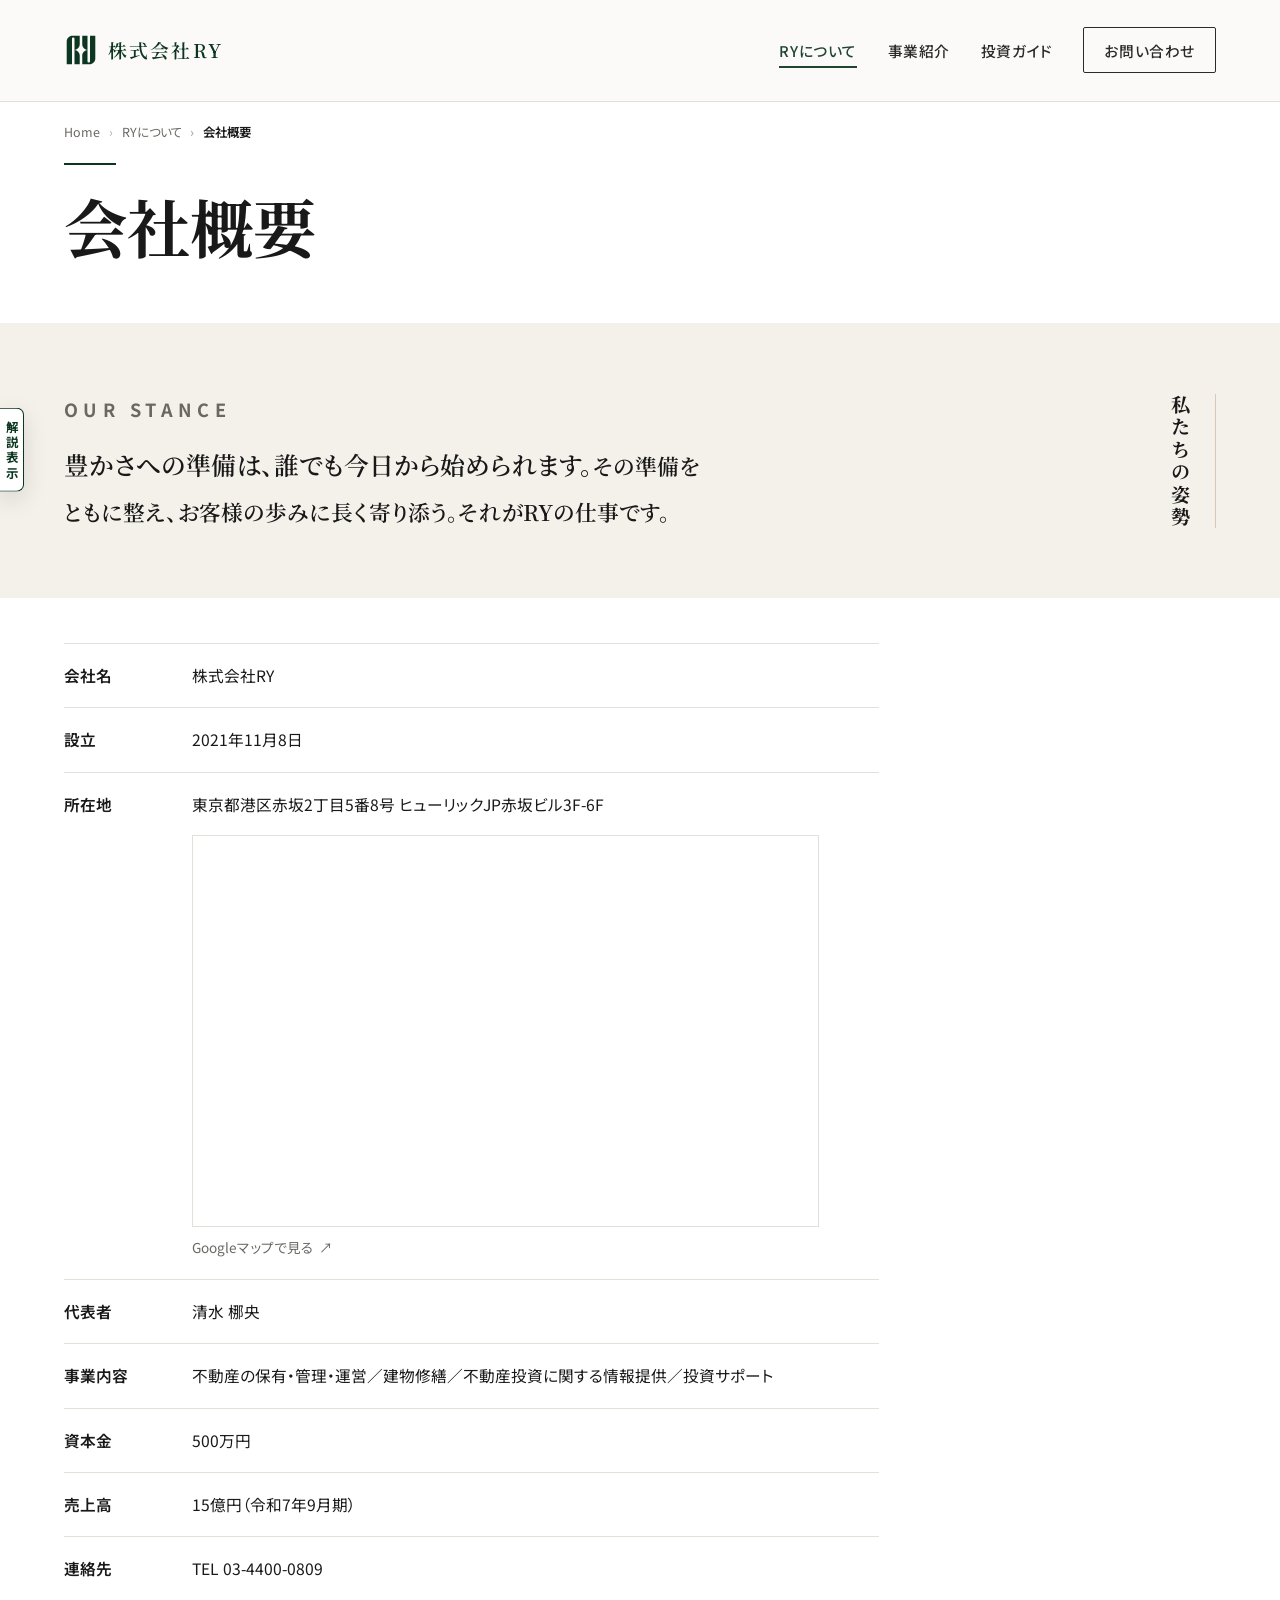
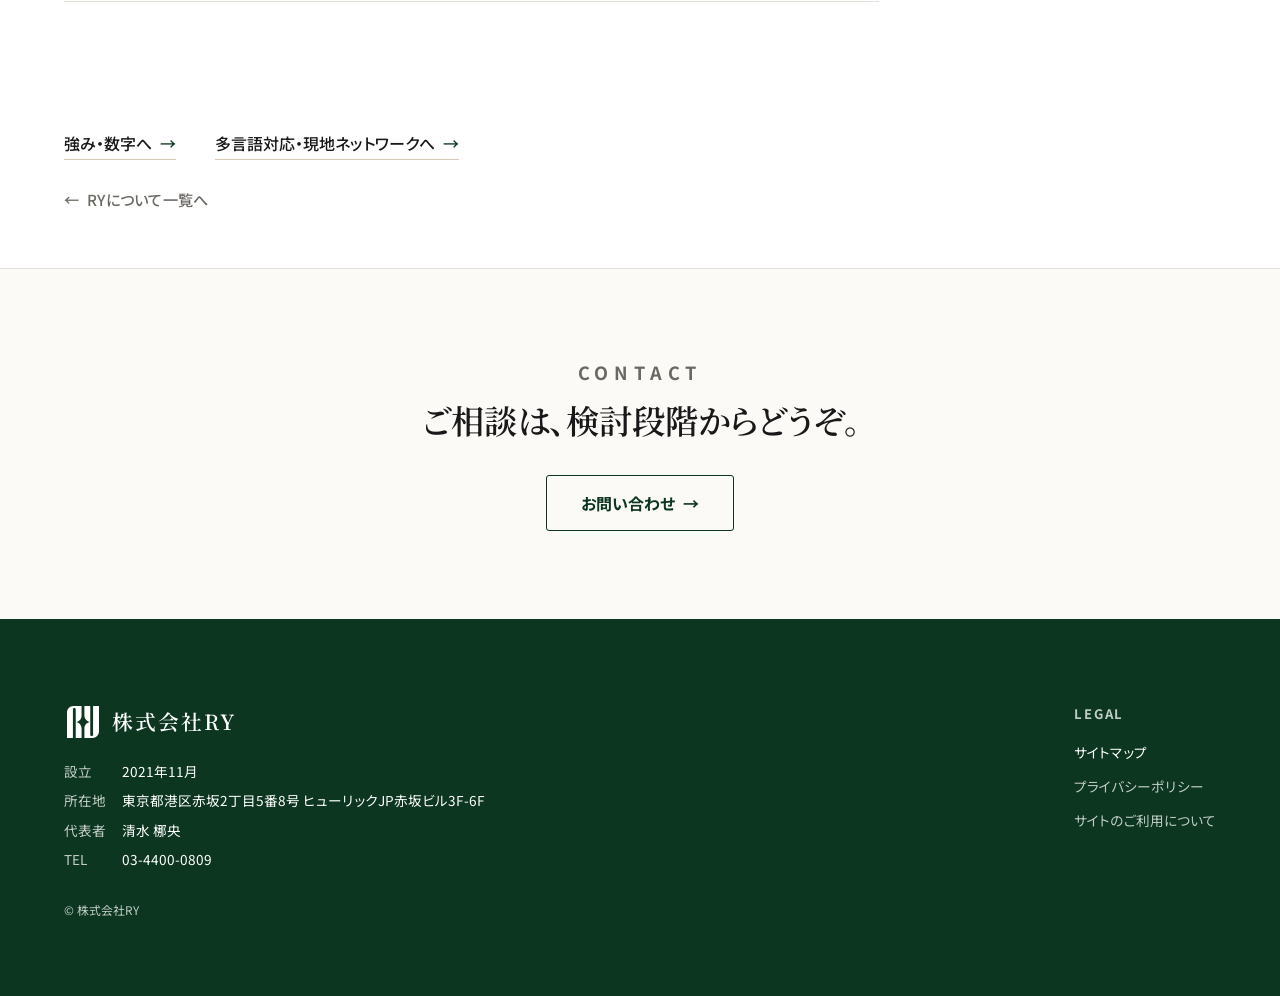
<file: about-company.html>
<!doctype html>
<html lang="ja">
<head>
<meta charset="utf-8">
<meta name="viewport" content="width=device-width, initial-scale=1">
<title>会社概要 ｜ 株式会社RY</title>
<link rel="preconnect" href="https://fonts.googleapis.com"><link rel="preconnect" href="https://fonts.gstatic.com" crossorigin>
<link href="https://fonts.googleapis.com/css2?family=Noto+Sans+JP:wght@400;500;700&family=Noto+Serif+JP:wght@400;600;700&display=swap" rel="stylesheet">
<!-- ============================================================
  L2 新設（2026-07-13）：会社概要（生産 slug＝/ja/about/company・IA-v2 §1）・評審集命名規約＝「親-子.html」
  ・共通分（token/NAV/抽屉/footer/解説モード/reveal）＝assets/ 参照（本頁は頁固有分のみ）
  ・L2 共通骨架（l2-hero／crumb パンくず／l2-back 戻り・親 L1 標示＝aria-current="true"）＝assets 側「L2 共通」区（2026-07-13 新設）
  ・私たちの姿勢＝版面 **左·縦組 確定（mtg5 選定・260717 PM）**——落選 2 排版（中央/右·軸）CSS・markup・picker＝strip 済。
    文字池＝第3世代 S1–S5（content 別紙①・逐字・暫定 S5）——旧第2世代文字列は不搬（mtg4 全廃・墓碑）。
    旧 on/off トグル廃（常設格上げ＝mtg4 社長指定）・旧 stancebg トグル廃→背景固定 --warm2（サブ背景＝区块交替用途・PM 承認）。
  ・会社情報＝content 2 会社概要（2026-07-13 版）基。260717 PM 指示＝建物修繕の括弧内詳細・従業員数行を非表示（content 側同期＝PM→content）。許認可＝行を設けない（content 3）・売上高＝暫定掲載（✅ 260722 PM 反転·mtg_6 社長目視で最終判断·🪦 旧「V1 不載」07-12）。
  ・所在地行に Google マップ埋め込み（PM 拍板 2026-07-13・lazy・hairline 枠＝mtg_5 語彙・下に外部リンク兜底）。
    ピン＝q=住所 の検索埋め込み——ズレる場合は Google マップ「共有→地図を埋め込む」生成の公式 iframe src へ差替
    （生産期 build も公式串推奨）。合规＝外部送信規律／プライバシーポリシー記載→公開前専門家確認（sync 時 content へ注記）。
  ・mtg5 選定後 strip 残＝落選 4 文＋姿勢文 picker（dock page1）〔落選 2 排版＝260717 済〕。
  ・file:// 直開き可・JS 無効時＝共通 chrome 非表示＋姿勢は S5 静的表示（評審用の既知制約）
============================================================ -->
<link rel="stylesheet" href="assets/tokens.css">
<link rel="stylesheet" href="assets/shared.css">
<style>
/* ==================== 頁固有様式（会社概要/L2 のみ）====================
   共通分＝assets/ に分離済（頭注参照）。以下は本頁固有：① 私たちの姿勢（版面＝左·縦組 確定）
   ② 会社情報表 cinfo-tbl。 */

/* —— ① 私たちの姿勢（版面＝左·縦組 確定〔mtg5 選定 260717〕・値＝mtg_4 移設値のまま／落選 2 排版（中央/右·軸）＝strip 済・背景固定 --warm2〔頭注〕）—— */
.stance{ background:var(--warm2); }
.stance-stage{ display:grid; grid-template-columns:minmax(0,40em) auto; gap:clamp(1.6rem,4vw,4rem); justify-content:space-between; align-items:start; margin-top:.4rem; }
.para-wrap{ max-width:40em; }
.lbl{ font-size:var(--fs-eyebrow); font-weight:700; letter-spacing:.3em; text-transform:uppercase; color:var(--ink2); margin:0 0 .9rem; }
.para{ font-family:var(--serif); font-weight:600; font-size:clamp(1.15rem,1.7vw,1.5rem); line-height:2.05; color:var(--ink); margin:0; } .para .big{ font-size:1.14em; }
.v-tate{ font-family:var(--serif); writing-mode:vertical-rl; font-weight:700; font-size:clamp(1.1rem,1.5vw,1.45rem); line-height:1.95; letter-spacing:.18em; color:var(--ink); border-right:1px solid var(--accent-warm); padding-right:1rem; max-height:14em; justify-self:end; }
@media (max-width:820px){ .stance-stage{ grid-template-columns:1fr; } .v-tate{ display:none; } .para-wrap{ max-width:none; } }

/* —— ② 会社情報表（惯例式 2 列・hairline＝内容内部構造線〔line-free 対象外・Tokens 12.5〕・
      th 幅＝内容 shrink〔width:1%+nowrap・固定 px 不使用＝多語言弾性〕）—— */
.cinfo{ padding-top:clamp(1.6rem,3.5vw,2.8rem); }
.cinfo-tbl{ width:100%; max-width:52em; border-collapse:collapse; font-size:.98rem; line-height:1.9; }
.cinfo-tbl th,.cinfo-tbl td{ padding:1.05rem 0; border-bottom:1px solid var(--bd); vertical-align:top; text-align:left; }
.cinfo-tbl tr:first-child th,.cinfo-tbl tr:first-child td{ border-top:1px solid var(--bd); }
.cinfo-tbl th{ white-space:nowrap; width:1%; font-weight:600; color:var(--ink); padding-right:clamp(1.8rem,5vw,4.5rem); }
.cinfo-tbl td{ color:var(--ink); }
.cinfo-tbl td a{ color:var(--ink); text-decoration:none; }
.cinfo-tbl td a:hover{ color:var(--brand); text-decoration:underline; text-underline-offset:3px; }
/* —— 所在地の地図（Google 埋め込み・PM 拍板 2026-07-13）：hairline 枠のみ（無影・無角丸＝表の構造線と同語彙）・
      lazy＝視界に入るまで第三方資源を読まない・オフライン時は空枠（評審用の既知制約）。
      .cinfo-map-link は .cinfo-tbl スコープ＝上の「td a」規則（0,1,2）より特異度を上げ確実に上書き —— */
.cinfo-map{ margin-top:.95rem; max-width:40em; aspect-ratio:16/10; border:1px solid var(--bd); }
.cinfo-map iframe{ display:block; width:100%; height:100%; border:0; }
.cinfo-tbl .cinfo-map-link{ display:inline-flex; align-items:center; gap:.35em; margin-top:.55rem; font-size:.85rem; color:var(--ink2); text-decoration:none; }
.cinfo-tbl .cinfo-map-link:hover{ color:var(--brand); text-decoration:underline; text-underline-offset:3px; }
@media (max-width:640px){   /* 手机：label 上・値 下の堆叠（境界線は値行側に集約） */
  .cinfo-tbl th,.cinfo-tbl td{ display:block; width:auto; }
  .cinfo-tbl th{ border-bottom:0; padding:1.05rem 0 .15rem; }
  .cinfo-tbl td{ padding:0 0 1.05rem; }
  .cinfo-tbl tr:first-child td{ border-top:0; }
}
</style>
<script>document.documentElement.classList.add('jsm');</script>
</head>
<body class="l2-page" data-nav="solid">

<!-- 頁固有：解説モードの中身（shared.js が共通壳へ展開。palette 組＝共通側単一ソース）
     本頁の解説モード＝1 機能のみ：① 姿勢 文（池5・mtg5 選定用／版面＝確定済）〔配色頁＝260722 削除〕 -->
<template id="ry-dm-content">
  <div class="dm-nav" role="group" aria-label="ページ切替"><button data-page="1" aria-pressed="true" aria-label="1ページ目 姿勢">1</button></div>
  <div class="dm-page" data-page="1">
    <div class="dm-grp"><span class="dm-lbl">姿勢 文（池5・別紙①・mtg5 選定）</span><div class="seg" role="group" aria-label="姿勢 文"><button data-st="1">S1</button><button data-st="2">S2</button><button data-st="3">S3</button><button data-st="4">S4</button><button data-st="5" aria-pressed="true">S5</button></div></div>
    <div class="dm-now">版面＝<b>左·縦組（mtg5 確定・260717）</b>。文＝池5より選定（catch と綁定なし・mtg4）・暫定 S5【仮】。<b>S1/S2/S4＝amber</b>（利益直結系）——選定文は公開前に行政書士・弁護士確認、amber は最高審級（content 別紙①）。</div>
  </div>
</template>

<!-- 共通 chrome（#ry-mark symbol／NAV／手机抽屉／解説モード壳）＝ shared.js がこの位置に同期注入 -->
<script src="assets/shared.js"></script>

<!-- ===== L2 会社概要（生産 /ja/about/company）＝ 頁頭 → 私たちの姿勢（常設・moment）→ 会社情報 → 戻り → CTA
     ・情緒档＝「機構可信・谷」（Rationale 8／三菱地所の秩序感・Rationale 2）——表が主体、姿勢が本頁唯一の moment
     ・段順＝姿勢 先・情報 後（PM 指示 2026-07-13）・段区切り＝背景色差のみ（line-free・Tokens 12.5） -->
<main id="top">

  <!-- 克制页頭（L2：パンくず＋rule＋title・veil なし・NAV 実底）-->
  <section class="l2-hero">
    <div class="wrap">
      <nav class="crumb" aria-label="パンくず"><ol>
        <li><a href="index.html">Home</a></li>
        <li><a href="about.html">RYについて</a></li>
        <li aria-current="page">会社概要</li>
      </ol></nav>
      <span class="l1-rule" aria-hidden="true"></span>
      <h1 class="l1-title">会社概要</h1>
    </div>
  </section>

  <!-- ① 私たちの姿勢（会社概要 常設＝mtg4 社長指定・版面＝左·縦組 確定〔mtg5・260717〕・文＝S1–S5 池・暫定 S5）-->
  <section class="stance" id="stance">
    <div class="wrap reveal">
      <div class="stance-stage">
        <div class="para-wrap">
          <p class="lbl">Our Stance</p>
          <p class="para jp" id="stancePara"><span class="big">豊かさへの準備は、誰でも今日から始められます。</span>その準備をともに整え、お客様の歩みに長く寄り添う。<span class="np">それがRYの仕事です。</span></p>
        </div>
        <div class="v-tate">私たちの姿勢</div>
      </div>
    </div>
  </section>

  <!-- ② 会社情報（値源＝content 2 会社概要・逐字）-->
  <section class="cinfo">
    <div class="wrap reveal">
      <table class="cinfo-tbl">
        <tbody>
          <tr><th scope="row">会社名</th><td>株式会社RY</td></tr>
          <tr><th scope="row">設立</th><td>2021年11月8日</td></tr>
          <tr><th scope="row">所在地</th><td class="jp">東京都港区赤坂2丁目5番8号 ヒューリックJP赤坂ビル3F-6F
            <div class="cinfo-map"><iframe src="https://maps.google.com/maps?q=%E6%9D%B1%E4%BA%AC%E9%83%BD%E6%B8%AF%E5%8C%BA%E8%B5%A4%E5%9D%822%E4%B8%81%E7%9B%AE5%E7%95%AA8%E5%8F%B7%20%E3%83%92%E3%83%A5%E3%83%BC%E3%83%AA%E3%83%83%E3%82%AFJP%E8%B5%A4%E5%9D%82%E3%83%93%E3%83%AB&hl=ja&z=16&output=embed" title="株式会社RY 所在地（Googleマップ）" loading="lazy" referrerpolicy="no-referrer-when-downgrade"></iframe></div>
            <a class="cinfo-map-link" href="https://www.google.com/maps/search/?api=1&query=%E6%9D%B1%E4%BA%AC%E9%83%BD%E6%B8%AF%E5%8C%BA%E8%B5%A4%E5%9D%822%E4%B8%81%E7%9B%AE5%E7%95%AA8%E5%8F%B7%20%E3%83%92%E3%83%A5%E3%83%BC%E3%83%AA%E3%83%83%E3%82%AFJP%E8%B5%A4%E5%9D%82%E3%83%93%E3%83%AB" target="_blank" rel="noopener">Googleマップで見る<span aria-hidden="true">&#8599;</span></a>
          </td></tr>
          <tr><th scope="row">代表者</th><td>清水 梛央</td></tr>
          <tr><th scope="row">事業内容</th><td class="jp">不動産の保有・管理・運営／建物修繕／不動産投資に関する情報提供／投資サポート</td></tr>
          <tr><th scope="row">資本金</th><td>500万円</td></tr>
          <tr><th scope="row">売上高</th><td>15億円（令和7年9月期）</td></tr>
          <tr><th scope="row">連絡先</th><td><a href="tel:0344000809">TEL 03-4400-0809</a></td></tr>
        </tbody>
      </table>
      <p class="asy-note"><b>会社情報</b>：値源＝content 2 会社概要（2026-07-13 版）基——<b>260717 PM 指示＝建物修繕の括弧内詳細・従業員数行 非表示</b>（content 側同期＝PM→content）。<span class="arr">⚠</span> 許認可＝未取得のため<b>行を設けない</b>（content 3）／売上高＝<b>暫定掲載</b>（✅ 260722 PM 反転·mtg_6 社長目視で最終判断·🪦 旧「V1 不載」260712）／連絡先＝tap-to-call。表の hairline＝内容内部の構造線（line-free 対象外）。地図＝Google 埋め込み（lazy・PM 拍板 07-13）——<b>外部送信規律・プライバシーポリシー記載＝公開前専門家確認</b>（sync 時 content へ注記）／オフライン・遮断時は空枠＝予期／ピンずれ時＝頁頭注の差替手順。</p>
    </div>
  </section>

  <!-- 関連ページ（About 兄弟·統一）-->
  <section class="rel" style="padding-bottom:1rem">
    <div class="wrap">
      <a href="about-strengths.html"><span class="jp">強み・数字へ</span><span class="a" aria-hidden="true">→</span></a>
      <a href="about-network.html"><span class="jp">多言語対応・現地ネットワークへ</span><span class="a" aria-hidden="true">→</span></a>
    </div>
  </section>

  <!-- 戻りリンク（IA-v2 §3：L2 頁下部）-->
  <section class="l2-back">
    <div class="wrap"><a href="about.html"><span class="a" aria-hidden="true">←</span>RYについて一覧へ</a></div>
  </section>

  <!-- 結尾导引 → お問い合わせ（Home #contact・L1 と同型）-->
  <section class="l1-cta-sec reveal" aria-label="お問い合わせ">
    <div class="wrap">
      <p class="eyebrow">Contact</p>
      <p class="l1-cta-lead jp">ご相談は、<span class="np">検討段階から</span>どうぞ。</p>
      <a class="l1-cta-btn" href="index.html#contact"><span class="t">お問い合わせ</span><span class="a" aria-hidden="true">→</span></a>
    </div>
  </section>

</main>

<!-- 共通 footer ＋ 返回顶部（shared.js がこの位置に注入）→ 共通挙動 init -->
<script>RY.mountFooter();RY.init();</script>

<script>
/* ===== 頁固有（L2 会社概要）：姿勢文 池（S1–S5・content 別紙① 逐字・版面＝左·縦組 確定 260717）＋ reveal ===== */
(function(){
  "use strict";
  var para=document.getElementById("stancePara");
  /* 姿勢池（第3世代・content 別紙① 逐字。.big＝第一文の視覚強調・.np＝結句の禁則保護——文字は不変更） */
  var ST={
    "1":'<span class="big">誰もが、お金持ちになる準備はできます。</span>違いは、始まりだけ。お客様の資産が増えていくこと——それを、私たちの価値とし、<span class="np">利益とします。</span>',
    "2":'<span class="big">RYの利益は、お客様の豊かさと同じ方向にあります。</span>一度の取引で終わる関係ではなく、準備の段階から運営まで、<span class="np">ずっとおそばに。</span>',
    "3":'<span class="big">はじめからお金持ちの人はいません。</span>あるのは、始まりの差だけ。その始まりを整えるところから、お客様とともに<span class="np">歩みます。</span>',
    "4":'<span class="big">生まれや才能ではなく、準備から。</span>お客様が一歩ずつ豊かさへ向かうこと——その歩みを支えることが、RYの価値であり、<span class="np">利益です。</span>',
    "5":'<span class="big">豊かさへの準備は、誰でも今日から始められます。</span>その準備をともに整え、お客様の歩みに長く寄り添う。<span class="np">それがRYの仕事です。</span>'
  };
  RY.group(".dm-panel [data-st]",function(b){ para.innerHTML=ST[b.dataset.st]; });
  RY.reveal([".reveal"]);
})();
</script>

</body>
</html>
</file>
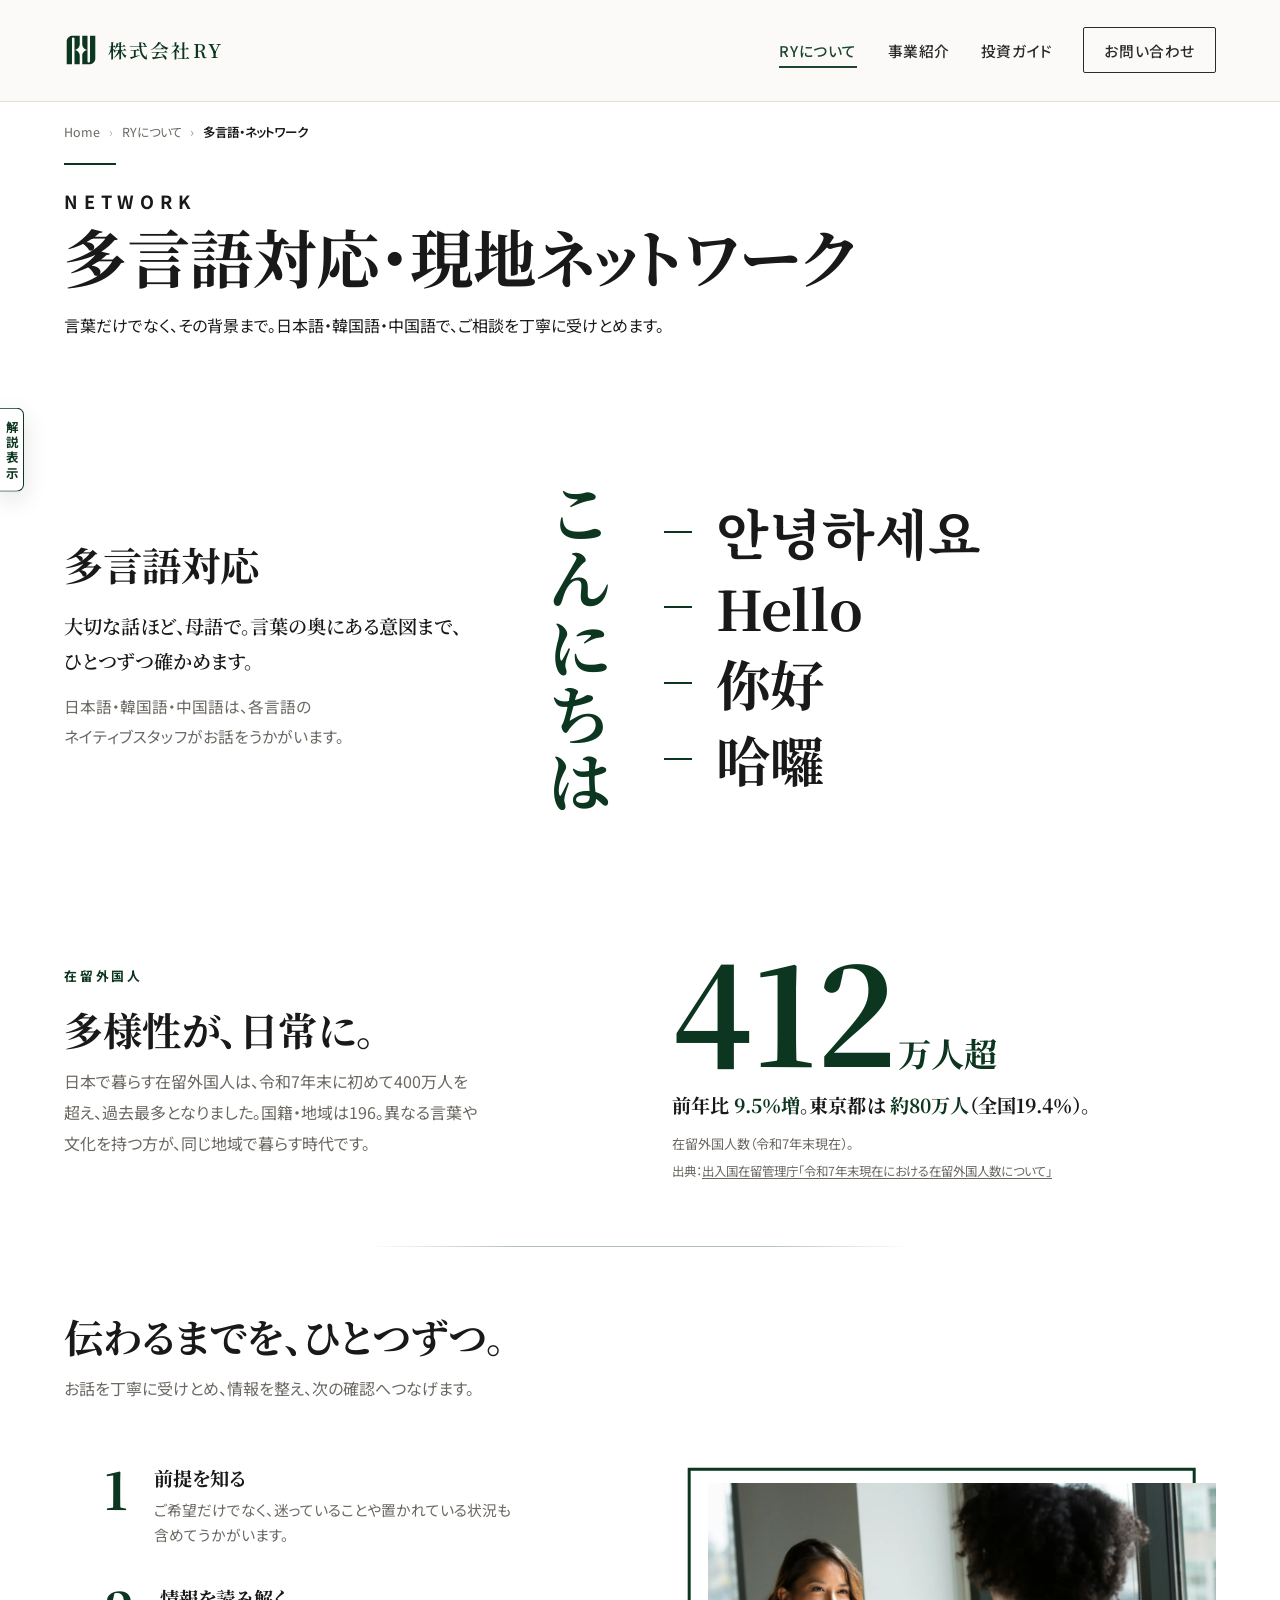
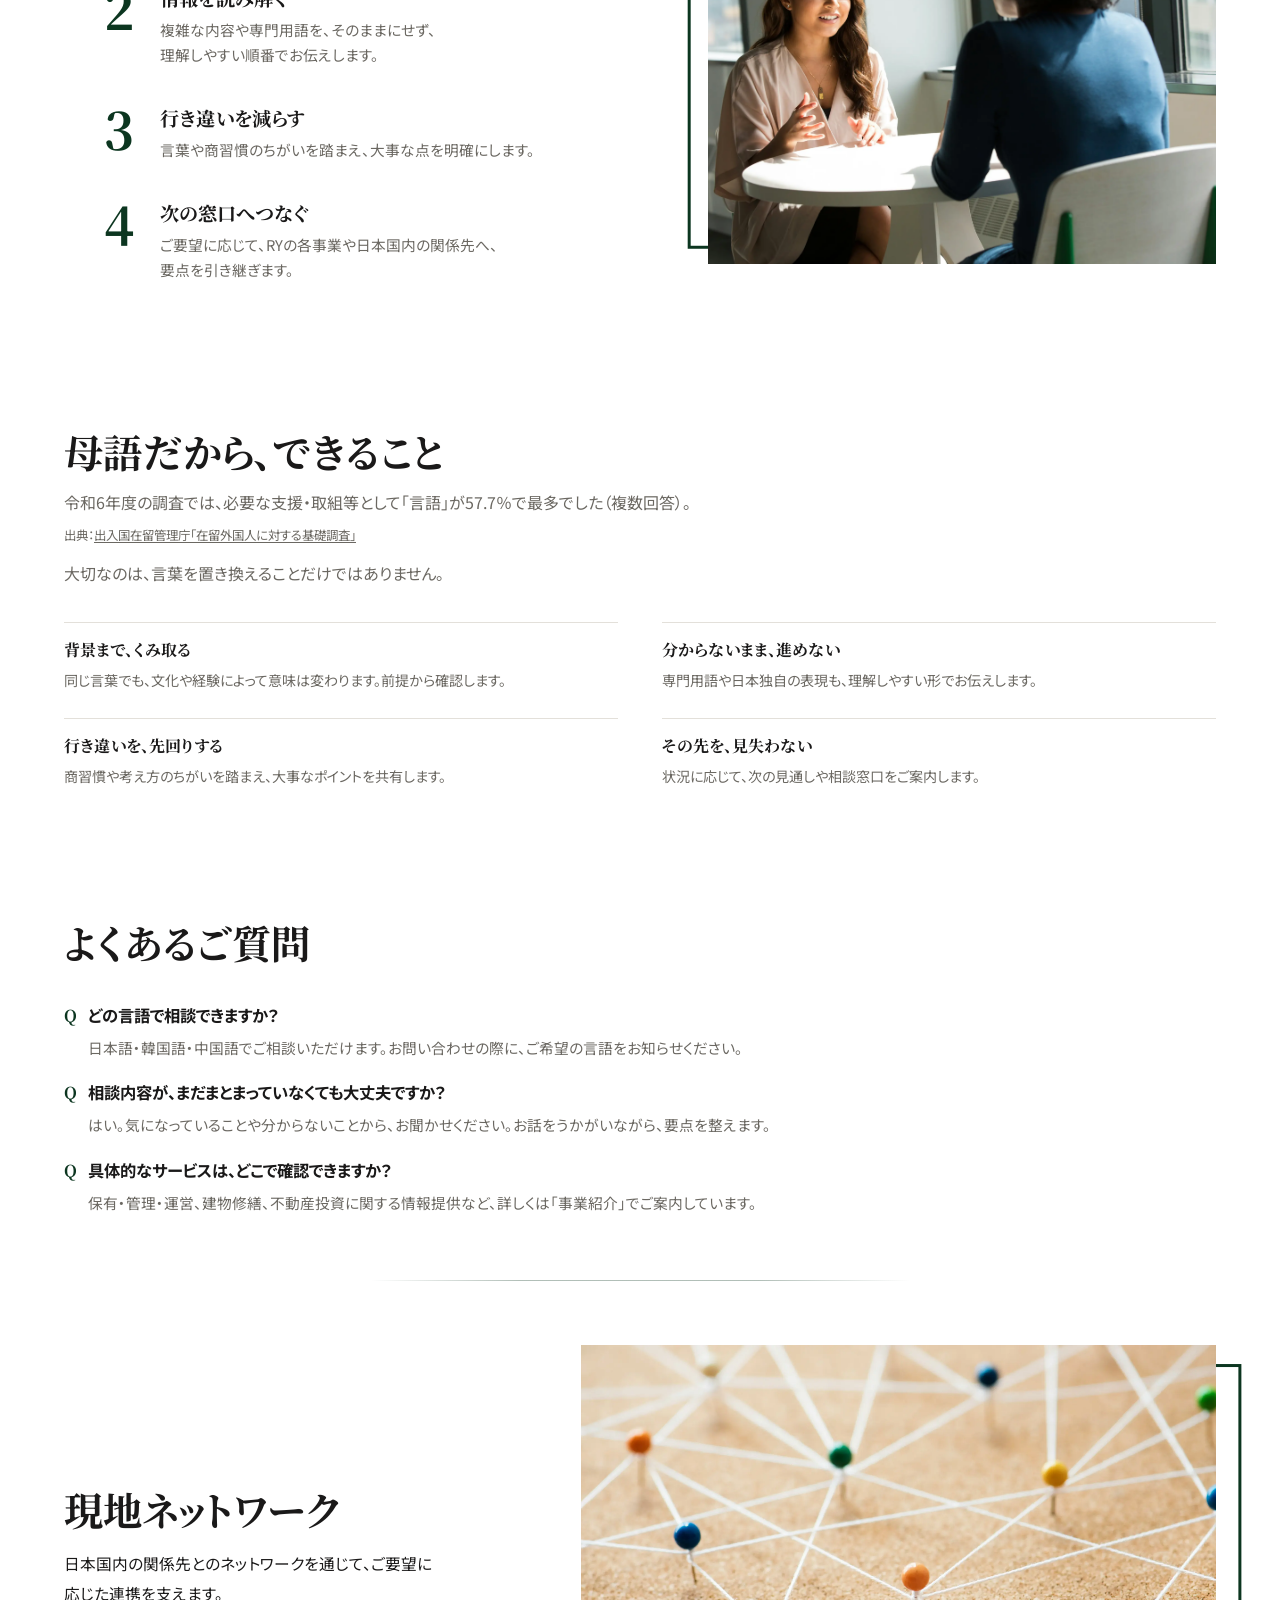
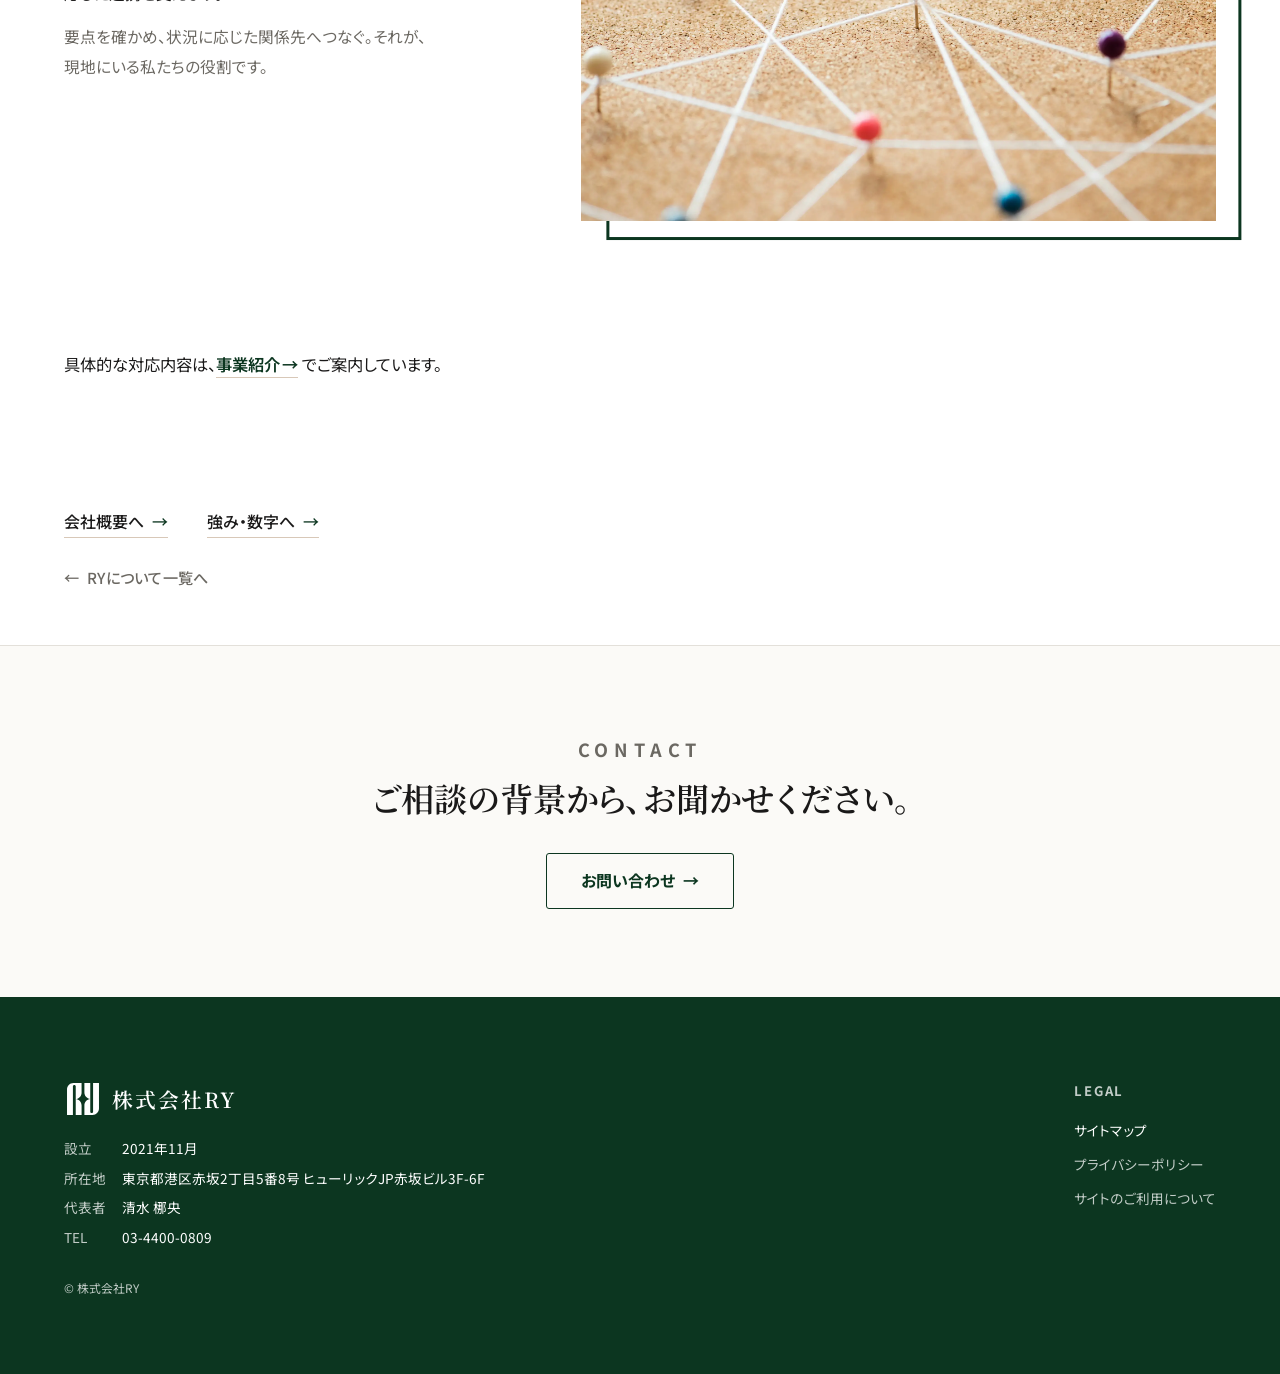
<file: about-network.html>
<!doctype html>
<html lang="ja">
<head>
<meta charset="utf-8">
<meta name="viewport" content="width=device-width, initial-scale=1">
<title>多言語対応・現地ネットワーク ｜ 株式会社RY</title>
<link rel="preconnect" href="https://fonts.googleapis.com"><link rel="preconnect" href="https://fonts.gstatic.com" crossorigin>
<link href="https://fonts.googleapis.com/css2?family=Noto+Sans+JP:wght@400;500;700&family=Noto+Serif+JP:wght@400;600;700&display=swap" rel="stylesheet">
<link href="https://fonts.googleapis.com/css2?family=Noto+Serif+KR:wght@700&text=%EC%95%88%EB%85%95%ED%95%98%EC%84%B8%EC%9A%94&display=swap" rel="stylesheet">
<link href="https://fonts.googleapis.com/css2?family=Noto+Serif+SC:wght@700&text=%E4%BD%A0%E5%A5%BD&display=swap" rel="stylesheet">
<link href="https://fonts.googleapis.com/css2?family=Noto+Serif+TC:wght@700&text=%E5%93%88%E5%9B%89&display=swap" rel="stylesheet">   <!-- 260723：繁體「哈囉」追加分（臨時 md 6）·text 子集＝この 2 字のみ配信·語を変えたら本 text も要更新 -->
<!-- ============================================================
  L2 新設（2026-07-15）：多言語対応・現地ネットワーク（生産 slug＝/ja/about/network・IA-v2 §1・第3頁）・命名＝「親-子.html」
  ・共通分＝assets/（tokens.css＋shared.css＋shared.js）。base/tokens/chrome は共通側·本ページ style は頁固有のみ。
  ・多言語対応＝「hello 四語」表現＝<D 竖排> 確定（mtg5 選定・260720 PM 落账）・入場＝打字机。落選 A普通/B会話流/C重叠＝markup・CSS・picker・JS 分岐 strip 済。
  ・文案＝content 定稿版（言葉の壁 412万＝出入国在留管理庁·令和7年末·出典リンク）。Hello＝装飾の国際挨拶（要 content/法務 最終確認）。
  ・図＝images/（flow＝15_kampus-662／現地＝05_kazuo-ota·右下輪郭線框）。淡出線＝2 本（言葉の壁↕流程／FAQ↕現地）。
  ・NAV 子菜単「多言語・ネットワーク」→ 本頁 href 接線（shared.js）。§12.7 回帰＝6→7。
============================================================ -->
<link rel="stylesheet" href="assets/tokens.css">
<link rel="stylesheet" href="assets/shared.css">
<style>
/* ===================== about-network 頁固有（base/tokens/chrome は共通側）===================== */
/* —— 淡出線（strengths 由来·本頁は 2 本のみ·手動配置）—— */
/* 淡出線＝shared .ry-divider */

/* —— brand 宽字距ラベル（strengths .gl）＋ h2 —— */
.nw-glabel{ font-family:var(--sans); font-size:.8rem; font-weight:700; letter-spacing:.22em; color:var(--brand); margin:0 0 1.1rem; }
.nw-h2{ font-family:var(--serif); font-weight:700; font-size:calc(var(--fs-section)*.62); line-height:1.32; margin:0; color:var(--ink); }
.g-sec-ds{ color:var(--ink2); line-height:1.95; margin:.62rem 0 0; }
.g-src{ display:block; margin-top:.3rem; font-size:.78rem; color:var(--ink2); }
.g-src a{ color:inherit; text-decoration:underline; text-underline-offset:2px; } .g-src a:hover{ color:var(--brand); }

/* ===== ① 多言語対応（network の顔·三語 typography·対角動線の非対称分栏）===== */
.nw-lang-grid{ display:grid; grid-template-columns:minmax(0,1fr); gap:clamp(2rem,5vw,3.2rem); align-items:center; }
@media(min-width:861px){ .nw-lang-grid{ grid-template-columns:minmax(0,4.6fr) minmax(0,7.4fr); gap:clamp(2.2rem,5vw,4rem); } }
.nw-reassure{ margin:1.05rem 0 0; max-width:21em; font-family:var(--serif); font-weight:600; color:var(--ink); font-size:clamp(1.14rem,1.5vw,1.42rem); line-height:1.85; }
.nw-body{ margin:.85rem 0 0; max-width:24em; color:var(--ink2); font-size:clamp(.98rem,1.05vw,1.06rem); line-height:1.9; }
.nw-words{ position:relative; }

/* ===== ② 市場データ / 412万（大 serif 数字·非対称·全白）===== */
.nw-ctx-grid{ display:grid; grid-template-columns:minmax(0,1fr); gap:clamp(1.8rem,4vw,2.8rem); align-items:center; }
@media(min-width:861px){ .nw-ctx-grid{ grid-template-columns:minmax(0,6fr) minmax(0,6fr); gap:clamp(2.4rem,5vw,4.2rem); } }
.nw-ctx-tx .g-sec-ds{ max-width:26em; }
.nw-stat-big{ margin:0; display:flex; align-items:baseline; gap:.1em; color:var(--brand); font-family:var(--serif); font-weight:700; line-height:.98; letter-spacing:-.01em; }
.nw-stat-num{ font-size:clamp(4rem,11vw,8.5rem); font-variant-numeric:tabular-nums; }
.nw-stat-u{ font-size:clamp(1.3rem,2.6vw,2.2rem); }
.nw-stat-2nd{ margin:.9rem 0 0; font-family:var(--serif); font-weight:700; color:var(--ink); font-size:clamp(1.05rem,1.5vw,1.35rem); }
.nw-stat-2nd b{ color:var(--brand); }
.nw-stat-cap{ margin:.6rem 0 0; color:var(--ink2); font-size:.82rem; line-height:1.8; max-width:30em; }

/* ===== ③ ご相談を整理する4つの視点（大 serif 1-4 + 图文咬合·图は plain）===== */
.nw-flow-head{ max-width:42em; }
.nw-flow-grid{ display:grid; grid-template-columns:minmax(0,1fr); gap:clamp(2rem,4vw,3.2rem); align-items:center; margin-top:clamp(1.8rem,3.5vw,2.8rem); }
@media(min-width:861px){ .nw-flow-grid{ grid-template-columns:minmax(0,6.4fr) minmax(0,5.6fr); gap:clamp(2.6rem,5vw,4.5rem); } }
.nw-steps{ display:grid; gap:clamp(1.5rem,3vw,2.4rem); }
.nw-step{ display:grid; grid-template-columns:auto minmax(0,1fr); gap:clamp(1rem,2vw,1.6rem); align-items:start; }
/* 步骤全部左对齐（去掉 zigzag 缩进·1/2/3/4 严整）*/
.nw-step-n{ font-family:var(--serif); font-weight:700; color:var(--brand); font-size:clamp(2.2rem,4vw,3.4rem); line-height:.9; font-variant-numeric:tabular-nums; }
.nw-step-t{ display:block; font-family:var(--serif); font-weight:700; color:var(--ink); font-size:clamp(1.12rem,1.5vw,1.4rem); line-height:1.35; }
.nw-step-d{ display:block; margin-top:.35rem; color:var(--ink2); font-size:.92rem; line-height:1.7; max-width:26em; }
.nw-flow-ph{ margin:0; }
/* 框＋img＝shared .ry-frame */

/* ===== ④ 母語だから（2 列）===== */
.g-dl{ list-style:none; margin:clamp(1.4rem,2.6vw,2.2rem) 0 0; padding:0; display:grid; grid-template-columns:1fr 1fr; gap:clamp(1.1rem,2vw,1.6rem) clamp(1.8rem,3.5vw,3rem); }
.g-dl li{ padding-top:.8rem; border-top:1px solid var(--bd); }
.g-dl b{ display:block; font-family:var(--serif); font-size:clamp(1rem,1.2vw,1.14rem); color:var(--ink); font-weight:700; }
.g-dl span{ display:block; font-size:.88rem; color:var(--ink2); line-height:1.75; margin-top:.3rem; }
@media(max-width:640px){ .g-dl{ grid-template-columns:1fr; } }

/* ===== ⑤ FAQ（全白）===== */
.faq-list{ margin:clamp(1.4rem,2.6vw,2.2rem) 0 0; max-width:46em; }
.faq-list dt{ font-weight:700; color:var(--ink); margin-top:1.15rem; position:relative; padding-left:1.5rem; font-size:1.02rem; }
.faq-list dt:first-child{ margin-top:0; }
.faq-list dt::before{ content:"Q"; position:absolute; left:0; font-family:var(--serif); color:var(--brand); font-weight:700; }
.faq-list dd{ margin:.35rem 0 0 1.5rem; color:var(--ink2); font-size:.92rem; line-height:1.75; }

/* ===== ⑥ 現地ネットワーク（图 plain·逆向き対角）===== */
.nw-net-grid{ display:grid; grid-template-columns:minmax(0,1fr); gap:clamp(1.8rem,4vw,3rem); align-items:center; }
@media(min-width:861px){ .nw-net-grid{ grid-template-columns:minmax(0,5fr) minmax(0,7fr); gap:clamp(2.6rem,5vw,4.5rem); } }
.nw-net-ph{ margin:0; }


/* ===== 出口 / 関連 ===== */
.nw-more .nw-more-tx{ margin:0; max-width:52em; font-size:clamp(1.02rem,1.2vw,1.16rem); color:var(--ink); line-height:1.9; }
.nw-more a{ color:var(--brand); text-decoration:none; font-weight:600; border-bottom:1px solid var(--accent-warm); padding-bottom:.08em; white-space:nowrap; }
.nw-more a .a{ display:inline-block; transition:transform .3s var(--ease); margin-left:.15em; } .nw-more a:hover .a{ transform:translateX(3px); }
/* 関連入口（.rel）→ shared.css へ移設（全站統一）*/
/* ===== 多言語ブロック：4 版本切替（プレビュー·default B·普通/B/C/D）===== */
.nwv.v-c3{ display:flex; }   /* 260720 PM：D 竖排 確定——data-nwmode 切替機構・落選 A/B/C の CSS＝strip 済 */
.fj,.fe{ font-family:'Noto Serif JP',serif; } .fk{ font-family:'Noto Serif KR','Noto Serif JP',serif; } .fc{ font-family:'Noto Serif SC','Noto Serif JP',serif; } .ft{ font-family:'Noto Serif TC','Noto Serif SC','Noto Serif JP',serif; }
/* D 竖排 確定（こんにちは 竖排 brand 锚·横排三行 紧凑间距·垂直居中）*/
.v-c3{ align-items:center; gap:clamp(1.6rem,4vw,3.4rem); }
.v-c3 .c3-v{ writing-mode:vertical-rl; margin:0; font-weight:700; font-size:clamp(2.5rem,5.6vw,4.1rem); line-height:1.04; color:var(--brand); letter-spacing:.02em; }
.v-c3 .c3-h{ display:grid; gap:clamp(.55rem,1.5vw,1rem); }
.v-c3 .c3-h p{ margin:0; font-weight:700; font-size:clamp(2rem,4.6vw,3.4rem); line-height:1.1; color:var(--ink); display:inline-flex; align-items:center; gap:.45em; }
.v-c3 .c3-h p::before{ content:""; width:.5em; height:2px; background:var(--brand); flex:none; }
@media(max-width:600px){ .v-c3{ align-items:flex-start; gap:1.2rem; } .v-c3 .c3-h{ justify-content:flex-start; gap:.7rem; } }

/* ===== 入场动画（打字机＝D 確定のみ・260720 strip 後）===== */
.tw-ch{ opacity:0; } .tw-ch.on{ opacity:1; }
.tw-cursor{ display:inline-block; width:.07em; height:.9em; background:var(--brand); margin:0 .05em; vertical-align:-.08em; }
/* 260723 修正：.c3-v は writing-mode:vertical-rl＝インライン軸が縦。inline-block の height がインライン寸法になるため、
   光標が居る間だけ .c3-v が .9em（≈59px）伸び、次の語へ移った瞬間に縮む→ align-items:center が再センタリングして
   ブロック全体が一気に跳んでいた。縦組み用に幅と高さを入替＝①跳び幅 59px→4.6px（実質不可視）②形も正しくなる
   （縦書きのキャレットは横棒。光標の長辺は常に「文字の流れ方向と直交」）。物理プロパティ width/height のみ使用＝
   論理プロパティや caret-shape のようなブラウザ差のある機能は不使用。vertical-align は縦組みでは横位置を司るため
   最も予測しやすい baseline で上書き。 */
.v-c3 .c3-v .tw-cursor{ width:.9em; height:.07em; vertical-align:baseline; }
.tw-cursor.blink{ animation:twblink .53s steps(1) infinite; }
@keyframes twblink{ 50%{ opacity:0; } }
@media(prefers-reduced-motion:reduce){ .tw-ch{ opacity:1!important; transform:none!important; transition:none!important; } .tw-cursor{ display:none!important; } }
</style>
<script>document.documentElement.classList.add('jsm');</script>
</head>
<body class="l2-page" data-nav="solid">
<template id="ry-dm-content">
<div class="dm-nav" role="group" aria-label="ページ切替"><button data-page="1" aria-pressed="true" aria-label="1ページ目 換図">1</button></div>
<div class="dm-page" data-page="1">
<div class="dm-now">多言語 表現＝<b>D 竖排 確定</b>（mtg5 選定・260720 PM 落账・落選 A/B/C strip 済・入場＝打字机）。<span class="arr">✎</span> Hello＝装飾の国際挨拶（本文＝日韓中 Native·要 content/法務 最終確認）。</div>
<div class="dm-grp imgsw" data-sec="nw1"><span class="dm-lbl">換図 ①伝わるまで</span><div class="imgseg"><button class="imgprev" aria-label="前の画像">◀</button><span class="imgnow"></span><button class="imgnext" aria-label="次の画像">▶</button></div></div>
<div class="dm-grp imgsw" data-sec="nw2"><span class="dm-lbl">換図 ②現地ネットワーク</span><div class="imgseg"><button class="imgprev" aria-label="前の画像">◀</button><span class="imgnow"></span><button class="imgnext" aria-label="次の画像">▶</button></div></div>
<div class="dm-now">図＝既定＝社長選定（①chri ②tFNO・260720）・範囲＝全庫（◀▶ / ⊞ グリッド）。</div>
</div>
</template>
<script src="assets/shared.js"></script>
<main id="top">

  <!-- 頁頭 -->
  <section class="l2-hero">
    <div class="wrap">
      <nav class="crumb" aria-label="パンくず"><ol>
        <li><a href="index.html">Home</a></li>
        <li><a href="about.html">RYについて</a></li>
        <li aria-current="page">多言語・ネットワーク</li>
      </ol></nav>
      <span class="l1-rule" aria-hidden="true"></span>
      <p class="eyebrow">Network</p>
      <h1 class="l1-title">多言語対応・現地ネットワーク</h1>
      <p class="l2-lead jp">言葉だけでなく、その背景まで。<span class="np">日本語・韓国語・中国語で、</span>ご相談を丁寧に受けとめます。</p>
    </div>
  </section>

  <!-- ① 多言語対応（network の顔）-->
  <section class="nw-lang">
    <div class="wrap">
      <div class="nw-lang-grid reveal">
        <div class="nw-lang-tx">
          <h2 class="nw-h2">多言語対応</h2>
          <p class="nw-reassure jp">大切な話ほど、母語で。<span class="np">言葉の奥にある意図まで、</span>ひとつずつ確かめます。</p>
          <p class="nw-body jp">日本語・韓国語・中国語は、各言語のネイティブスタッフがお話をうかがいます。</p>
        </div>
        <div class="nw-words">
          <!-- D 竖排 確定（mtg5 選定・260720 PM 落账）——落選 A普通/B会話流/C重叠＝markup・CSS・picker strip 済
               260723：繁體「哈囉」追加（臨時 md 6·index と同段）。横列 3→4 行。打招呼層のみ＝「ネイティブ体制」の能力声明（左の本文）には不算入·PM 裁定「氛围≠承诺」。
               語順＝안녕하세요／Hello／你好／哈囉（✅ 260723 PM 指定·打字机の順序も DOM 順＝この順）。
               ⚠️ 打字机の総尺が約 2.2s→2.55s に延長（88ms/字＋語間 176ms·2 字＋1 ポーズ分） -->
          <div class="nwv v-c3">
            <p class="c3-v fj" lang="ja">こんにちは</p>
            <div class="c3-h"><p class="fk" lang="ko"><span class="c3t">안녕하세요</span></p><p class="fe" lang="en"><span class="c3t">Hello</span></p><p class="fc" lang="zh-Hans"><span class="c3t">你好</span></p><p class="ft" lang="zh-Hant"><span class="c3t">哈囉</span></p></div>
          </div>
        </div>
      </div>
    </div>
  </section>

  <!-- ② 市場データ / 412万 -->
  <section class="nw-ctx">
    <div class="wrap">
      <div class="nw-ctx-grid reveal">
        <div class="nw-ctx-tx">
          <p class="nw-glabel">在留外国人</p>
          <h2 class="nw-h2">多様性が、日常に。</h2>
          <p class="g-sec-ds jp">日本で暮らす在留外国人は、令和7年末に初めて400万人を超え、過去最多となりました。国籍・地域は196。異なる言葉や文化を持つ方が、同じ地域で暮らす時代です。</p>
        </div>
        <div class="nw-stat">
          <p class="nw-stat-big"><span class="nw-stat-num">412</span><span class="nw-stat-u">万人超</span></p>
          <p class="nw-stat-2nd jp">前年比 <b>9.5％増</b>。東京都は <b>約80万人</b>（全国19.4％）。</p>
          <p class="nw-stat-cap jp">在留外国人数（令和7年末現在）。<span class="g-src">出典：<a href="https://www.moj.go.jp/isa/publications/press/13_00062.html" target="_blank" rel="noopener">出入国在留管理庁「令和7年末現在における在留外国人数について」</a></span></p>
        </div>
      </div>
    </div>
  </section>

  <!-- 淡出線 ①：市場データ ↕ ご相談を整理する4つの視点 -->
  <div class="ry-divider" aria-hidden="true"></div>

  <!-- ③ ご相談を整理する4つの視点 -->
  <section class="nw-flow">
    <div class="wrap">
      <div class="nw-flow-head reveal">
        <h2 class="nw-h2">伝わるまでを、ひとつずつ。</h2>
        <p class="g-sec-ds jp">お話を丁寧に受けとめ、情報を整え、次の確認へつなげます。</p>
      </div>
      <div class="nw-flow-grid">
        <ol class="nw-steps reveal">
          <li class="nw-step"><span class="nw-step-n">1</span><span><b class="nw-step-t">前提を知る</b><span class="nw-step-d jp">ご希望だけでなく、迷っていることや置かれている状況も含めてうかがいます。</span></span></li>
          <li class="nw-step"><span class="nw-step-n">2</span><span><b class="nw-step-t">情報を読み解く</b><span class="nw-step-d jp">複雑な内容や専門用語を、そのままにせず、理解しやすい順番でお伝えします。</span></span></li>
          <li class="nw-step"><span class="nw-step-n">3</span><span><b class="nw-step-t">行き違いを減らす</b><span class="nw-step-d jp">言葉や商習慣のちがいを踏まえ、大事な点を明確にします。</span></span></li>
          <li class="nw-step"><span class="nw-step-n">4</span><span><b class="nw-step-t">次の窓口へつなぐ</b><span class="nw-step-d jp">ご要望に応じて、RYの各事業や日本国内の関係先へ、要点を引き継ぎます。</span></span></li>
        </ol>
        <figure class="nw-flow-ph ry-frame fr-tl reveal"><img id="img-nw1" src="images/christina-wocintechchat-com-m-eF7HN40WbAQ-unsplash.webp" alt="ご相談・ご説明の様子（イメージ）" loading="lazy" decoding="async"></figure>
      </div>
    </div>
  </section>

  <!-- ④ 母語だから -->
  <section class="nw-benefit">
    <div class="wrap">
      <div class="reveal">
        <h2 class="nw-h2">母語だから、できること</h2>
        <p class="g-sec-ds jp">令和6年度の調査では、必要な支援・取組等として「言語」が57.7％で最多でした（複数回答）。<span class="g-src">出典：<a href="https://www.moj.go.jp/isa/support/coexistence/04_00017.html" target="_blank" rel="noopener">出入国在留管理庁「在留外国人に対する基礎調査」</a></span></p>
        <p class="g-sec-ds jp">大切なのは、言葉を置き換えることだけではありません。</p>
        <ul class="g-dl">
          <li><b>背景まで、くみ取る</b><span class="jp">同じ言葉でも、文化や経験によって意味は変わります。前提から確認します。</span></li>
          <li><b>分からないまま、進めない</b><span class="jp">専門用語や日本独自の表現も、理解しやすい形でお伝えします。</span></li>
          <li><b>行き違いを、先回りする</b><span class="jp">商習慣や考え方のちがいを踏まえ、大事なポイントを共有します。</span></li>
          <li><b>その先を、見失わない</b><span class="jp">状況に応じて、次の見通しや相談窓口をご案内します。</span></li>
        </ul>
      </div>
    </div>
  </section>

  <!-- ⑤ FAQ -->
  <section class="nw-faq">
    <div class="wrap">
      <div class="reveal">
        <h2 class="nw-h2">よくあるご質問</h2>
        <dl class="faq-list">
          <dt>どの言語で相談できますか？</dt>
          <dd class="jp">日本語・韓国語・中国語でご相談いただけます。お問い合わせの際に、ご希望の言語をお知らせください。</dd>
          <dt>相談内容が、まだまとまっていなくても大丈夫ですか？</dt>
          <dd class="jp">はい。気になっていることや分からないことから、お聞かせください。お話をうかがいながら、要点を整えます。</dd>
          <dt>具体的なサービスは、どこで確認できますか？</dt>
          <dd class="jp">保有・管理・運営、建物修繕、不動産投資に関する情報提供など、詳しくは「事業紹介」でご案内しています。</dd>
        </dl>
      </div>
    </div>
  </section>

  <!-- 淡出線 ②：FAQ ↕ 現地ネットワーク -->
  <div class="ry-divider" aria-hidden="true"></div>

  <!-- ⑥ 現地ネットワーク -->
  <section class="nw-net">
    <div class="wrap">
      <div class="nw-net-grid reveal">
        <div class="nw-net-tx">
          <h2 class="nw-h2">現地ネットワーク</h2>
          <p class="nw-body jp" style="color:var(--ink);max-width:24em">日本国内の関係先とのネットワークを通じて、ご要望に応じた連携を支えます。</p>
          <p class="nw-body jp">要点を確かめ、状況に応じた関係先へつなぐ。それが、現地にいる私たちの役割です。</p>
        </div>
        <figure class="nw-net-ph ry-frame fr-br"><img id="img-nw2" src="images/curated-lifestyle-tFNOLyih_cw-unsplash.webp" alt="東京の街並み（イメージ）" loading="lazy" decoding="async"></figure>
      </div>
    </div>
  </section>

  <!-- 出口 → 事業紹介 -->
  <section class="nw-more">
    <div class="wrap">
      <p class="nw-more-tx jp">具体的な対応内容は、<a href="business.html">事業紹介<span class="a" aria-hidden="true">→</span></a> でご案内しています。</p>
    </div>
  </section>

  <!-- 関連（About 兄弟）+ 戻り -->
  <section class="rel" style="padding-bottom:1rem">
    <div class="wrap">
      <a href="about-company.html"><span class="jp">会社概要へ</span><span class="a" aria-hidden="true">→</span></a>
      <a href="about-strengths.html"><span class="jp">強み・数字へ</span><span class="a" aria-hidden="true">→</span></a>
    </div>
  </section>
  <section class="l2-back">
    <div class="wrap"><a href="about.html"><span class="a" aria-hidden="true">←</span>RYについて一覧へ</a></div>
  </section>

  <!-- CTA -->
  <section class="l1-cta-sec reveal" aria-label="お問い合わせ">
    <div class="wrap">
      <p class="eyebrow">Contact</p>
      <p class="l1-cta-lead jp">ご相談の背景から、<span class="np">お聞かせください。</span></p>
      <a class="l1-cta-btn" href="index.html#contact"><span class="t">お問い合わせ</span><span class="a" aria-hidden="true">→</span></a>
    </div>
  </section>

</main>
<script>RY.mountFooter();RY.init();</script>
<script>
(function(){
  var body=document.body, reduce=matchMedia("(prefers-reduced-motion: reduce)").matches;
  if(window.RY&&RY.reveal){ RY.reveal(['.reveal']); }
  var words=document.querySelector('.nw-words'); if(!words) return;
  function split(el){ if(!el) return []; if(el.dataset.tw){ return el.querySelectorAll('.tw-ch'); } var t=el.textContent; el.textContent=''; Array.prototype.forEach.call(t, function(c){ var s=document.createElement('span'); s.className='tw-ch'; s.textContent=c; el.appendChild(s); }); el.dataset.tw='1'; return el.querySelectorAll('.tw-ch'); }
  var timers=[]; function clr(){ timers.forEach(clearTimeout); timers=[]; }
  function reset(){ clr(); Array.prototype.forEach.call(words.querySelectorAll('.tw-cursor'), function(c){ c.remove(); }); Array.prototype.forEach.call(words.querySelectorAll('.tw-ch.on,.msg.on'), function(x){ x.classList.remove('on'); }); }
  function typew(cont){
    var els = [cont.querySelector('.c3-v')].concat(Array.prototype.slice.call(cont.querySelectorAll('.c3-h .c3t')));   /* 260720：D 専用（v-a 分岐＝strip） */
    var seq=[]; els.forEach(function(el){ Array.prototype.forEach.call(split(el), function(ch){ seq.push(ch); }); seq.push(null); });
    var cur=document.createElement('span'); cur.className='tw-cursor blink'; var i=0, iv=88;
    var first=els[0]; if(first){ first.insertBefore(cur, first.firstChild); } /* 開場：光标先在起点闪一会儿（准备感）*/
    function step(){
      if(i>=seq.length){ timers.push(setTimeout(function(){ cur.classList.remove('blink'); cur.style.visibility='hidden'; },1300)); return; }   /* 260723：remove ではなく不可視化＝占有幅をそのまま残す。現行の語では列幅は 안녕하세요 が決めるので remove でもズレないが、文案が変われば最終行が最長になり得る＝その時に崩れない保険（reset() が次回再生時に掃除する） */
      var it=seq[i++];
      if(it===null){ timers.push(setTimeout(step, iv*2)); return; }
      it.classList.add('on'); it.after(cur); timers.push(setTimeout(step, iv));
    }
    timers.push(setTimeout(step, 1600)); /* 開場ブリンク ~1.6s（Lottie 1120ms を +≈50%）*/
  }
  function play(){ if(reduce) return; reset(); var c=words.querySelector('.v-c3'); if(c) typew(c); }   /* 260720：D 確定——mode 分岐・chat/overlap（B/C 用）・seg-nw 切替＝strip */
  var done=false;
  if('IntersectionObserver' in window){ var io=new IntersectionObserver(function(en){ en.forEach(function(e){ if(e.isIntersecting && !done){ done=true; play(); io.disconnect(); } }); },{threshold:.3}); io.observe(words); }
  else { play(); }
  RY.initImgPickers({
    "nw1": RY.poolAll("christina-wocintechchat-com-m-eF7HN40WbAQ-unsplash"),
    "nw2": RY.poolAll("curated-lifestyle-tFNOLyih_cw-unsplash")
  });   /* 260720 PM：換図＝旧 dock（相談池/都市池）→全庫標準 picker・既定＝社長選定 */
})();
</script>
</body>
</html>
</file>
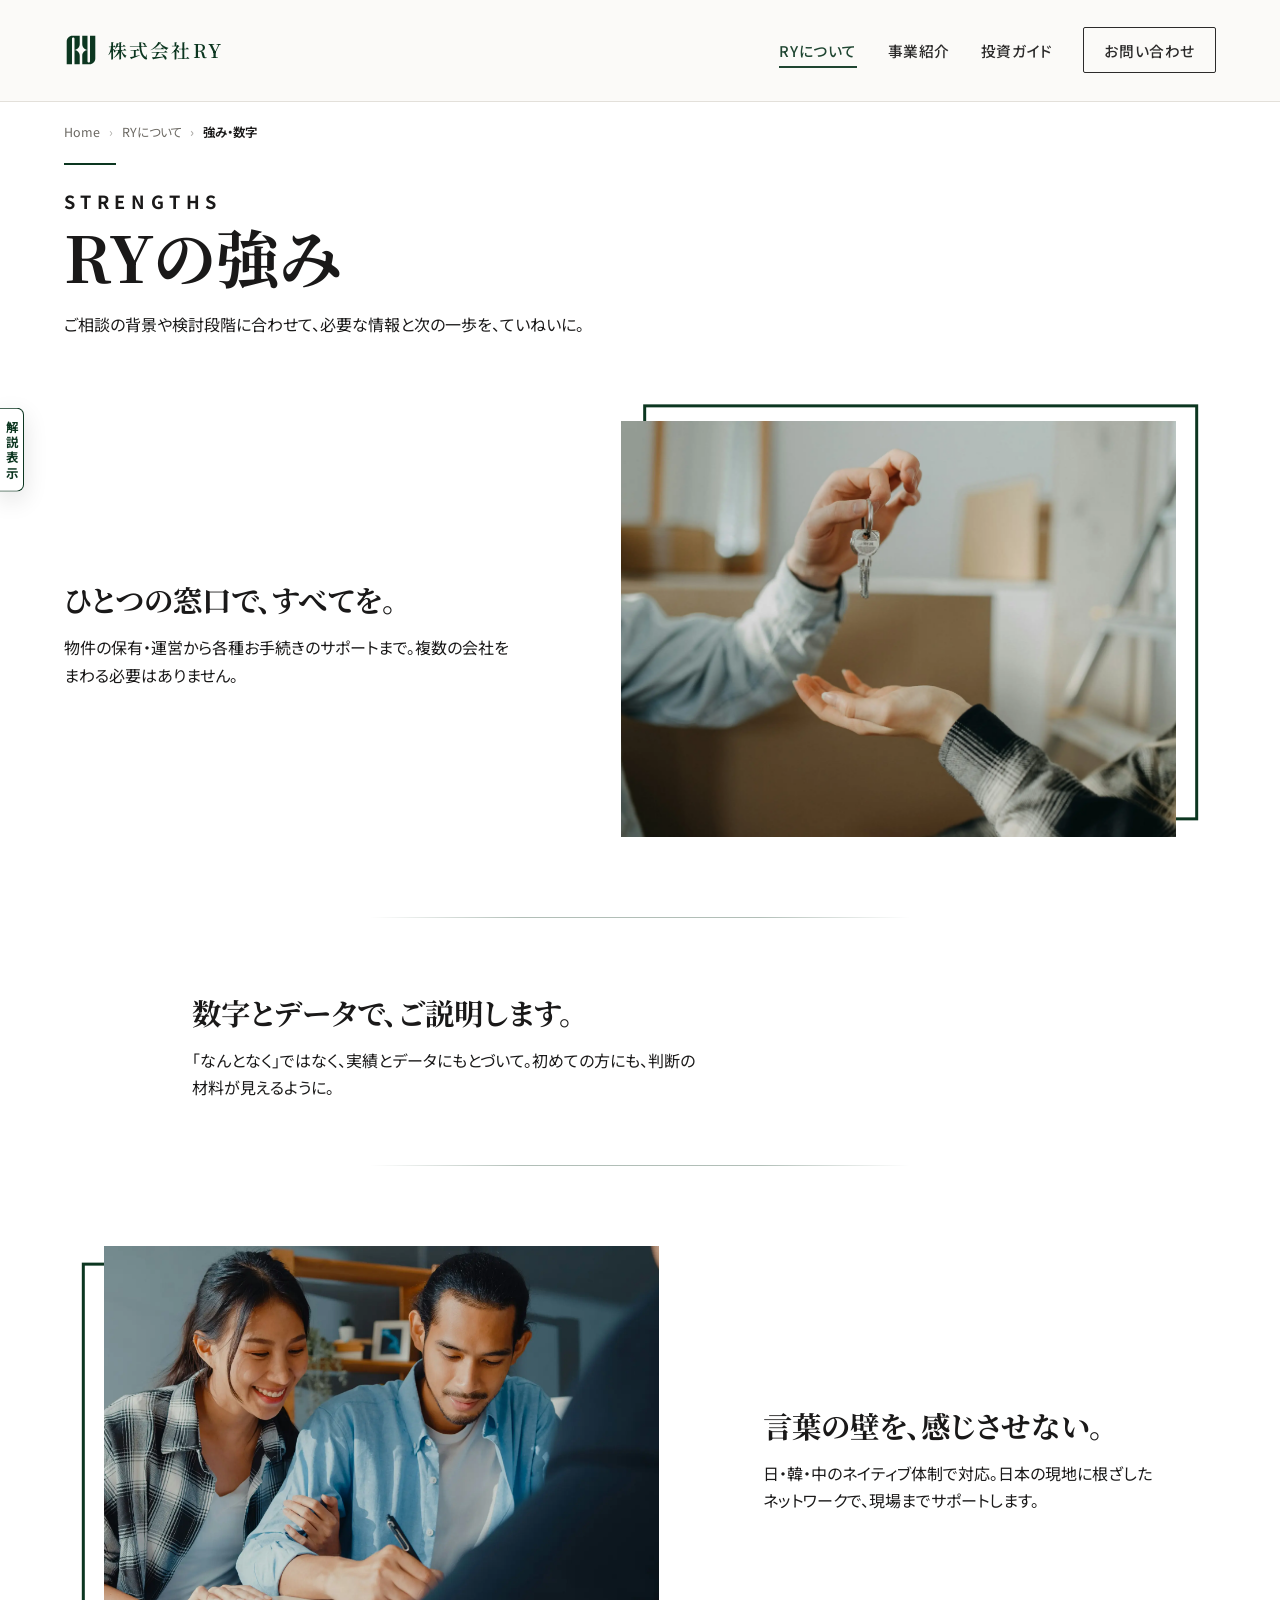
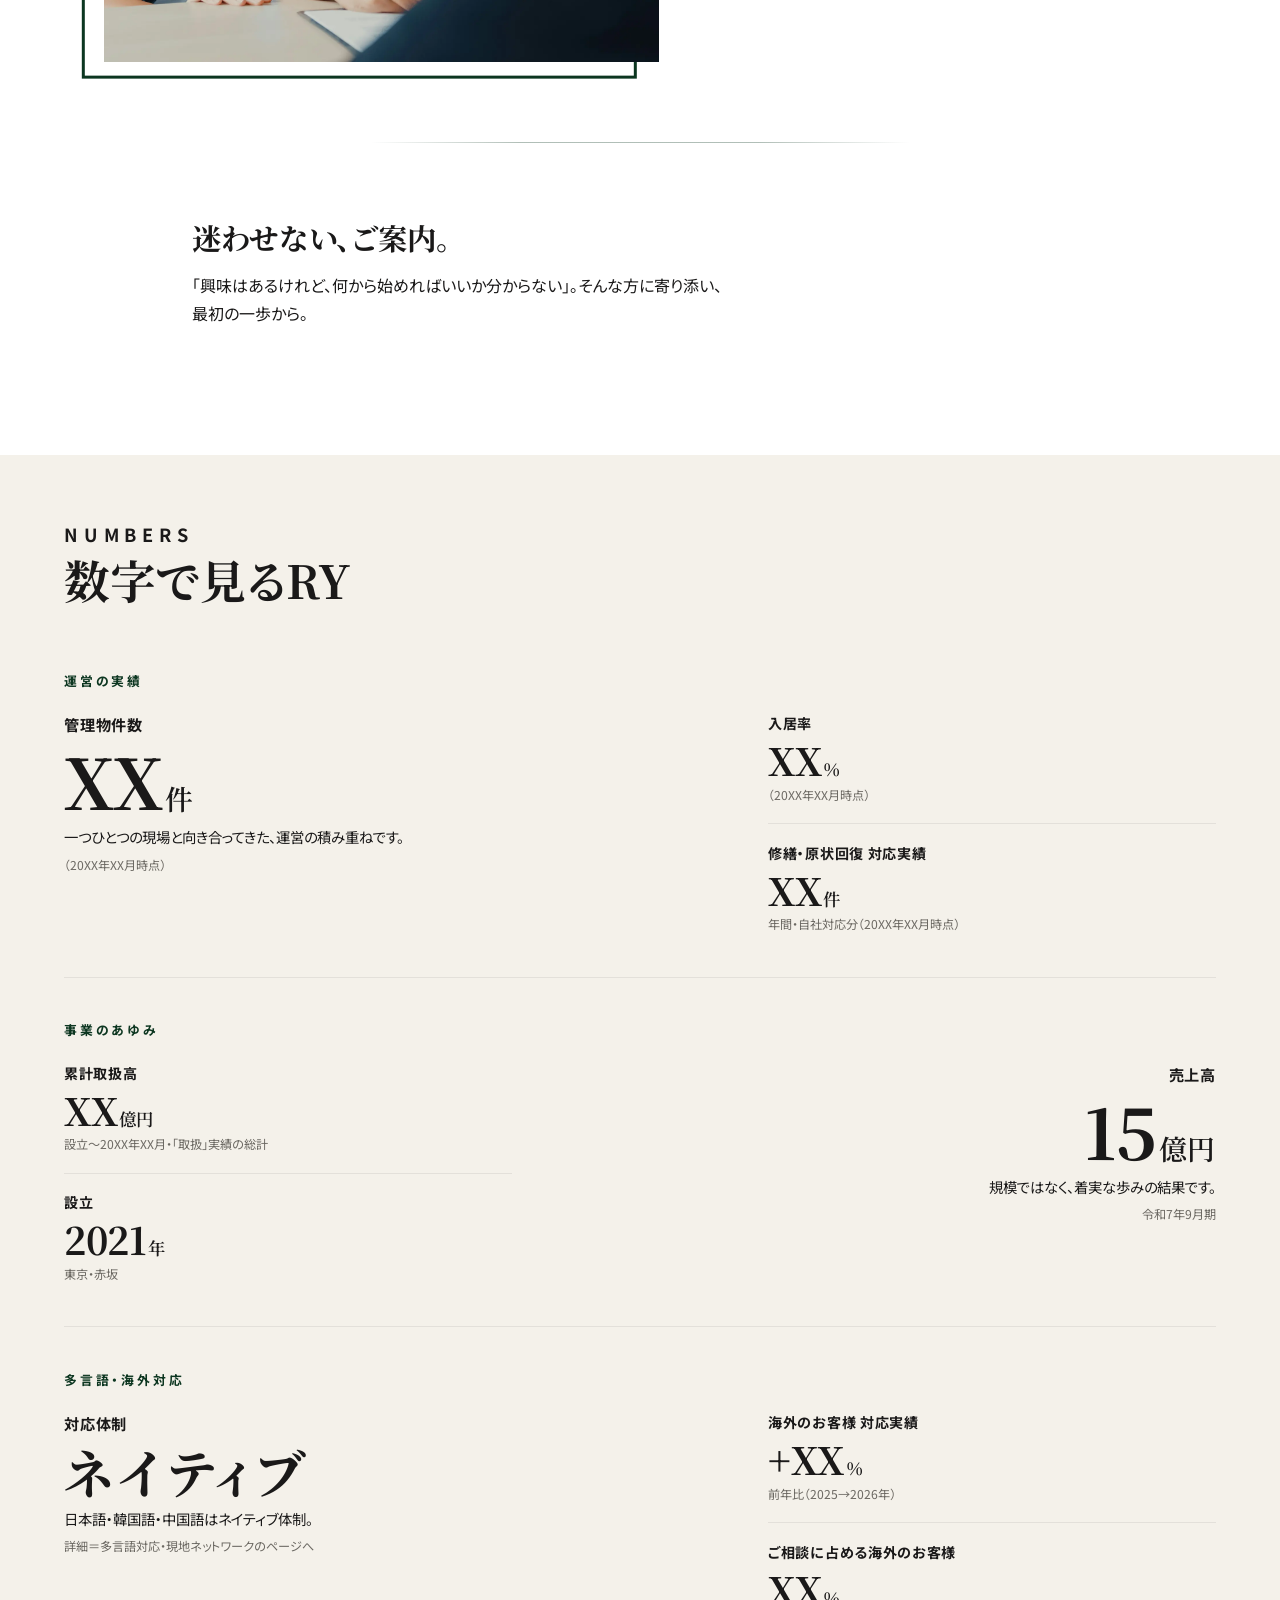
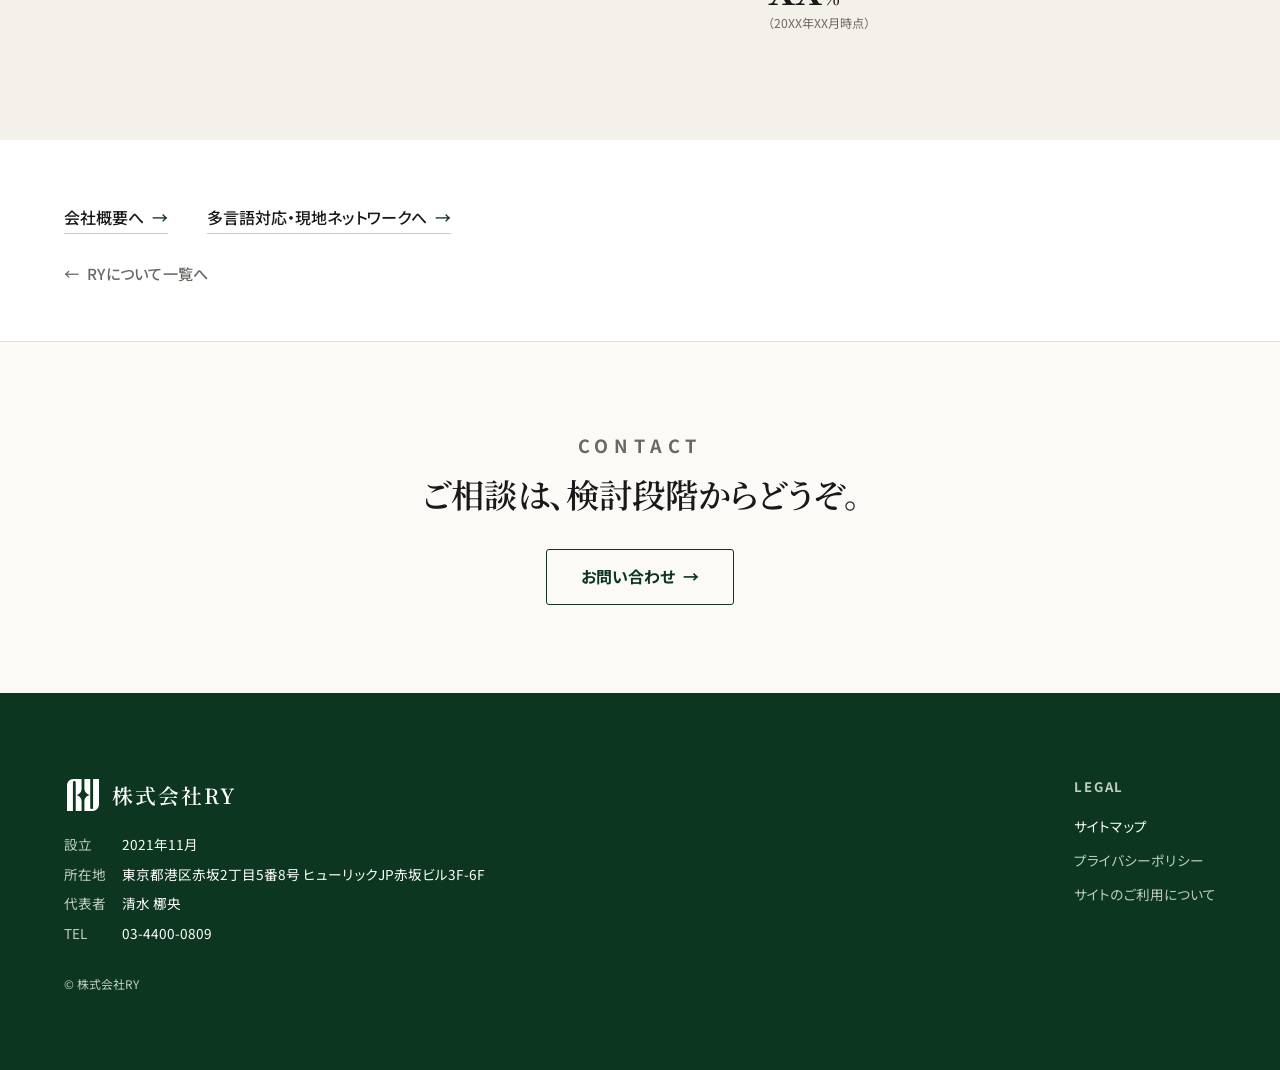
<file: about-strengths.html>
<!doctype html>
<html lang="ja">
<head>
<meta charset="utf-8">
<meta name="viewport" content="width=device-width, initial-scale=1">
<title>強み・数字 ｜ 株式会社RY</title>
<link rel="preconnect" href="https://fonts.googleapis.com"><link rel="preconnect" href="https://fonts.gstatic.com" crossorigin>
<link href="https://fonts.googleapis.com/css2?family=Noto+Sans+JP:wght@400;500;700&family=Noto+Serif+JP:wght@400;600;700&display=swap" rel="stylesheet">
<!-- ============================================================
  L2 新設（2026-07-13）：強み・数字（生産 slug＝/ja/about/strengths・IA-v2 §1・数字の正本ページ）・評審集命名規約＝「親-子.html」
  ・共通分＝assets/ 参照（L2 共通骨架含む）。設計＝比較草稿 about-strengths_draft_ab（07-13 PM「定死了」）より移植：
    ① 強み 4 章＝編集式（文5fr/図7fr・②④縮進・区切り＝淡出線 確定〔mtg5 選定・260720 PM 落账〕・図＝brand 3px 輪郭線を図の下層に右上/左下 4% オフセット）
    ② 数字＝3 組×「1大+2小」交互錯位（GA 不等大×東急分組×Tishman 細線）・暖地
  ・数字池（拡池 07-13 PM 決定・Home 3 枠は本頁の子集）：
    正本 3＝管理物件数/入居率/累計取扱高（XX 仮・時点必須・「取扱」表記）
    拡池＝修繕・原状回復件数（仮・要統計）／売上高 15億円（真実・Company_Overview・公開可——07-12「会社概要表不載」とは別枠・mtg5 で社長最終目視）／
         設立 2021（既載事実）／ネイティブ tile（言葉を値にする設計＝数字列混在の墓碑理由に非該当・NG なら即撤去）／
         海外対応 +XX%（前年比・件数非公開方針・基数は実データで再判断）／海外のお客様比率 XX%（要データ）
  ・組名・数字の意味句・口径 caption＝content 未認領の仮文（頁面タグ表示は PM 指示で無し・認領＝sync 時 cross-agent 注記）
  ・関連入口「多言語対応・現地ネットワークへ」→ about-network.html＝次頁（本批第 3 頁）建成予定——建成まで一時不通（既知）
  ・mtg5 後 strip＝260720 済（線なし案・線切替 dock・旧候補池→全庫標準 picker 化）
  ・file:// 直開き可・JS 無効時＝chrome 非表示・線＝淡出線固定表示（評審用の既知制約）
============================================================ -->
<link rel="stylesheet" href="assets/tokens.css">
<link rel="stylesheet" href="assets/shared.css">
<style>
/* ==================== 頁固有様式（強み・数字/L2 のみ）====================
   共通分＝assets/（L2 共通骨架含む）。以下＝① lead ② 強み編集式 4 章 ③ 数字 3 組。 */

/* —— lead —— */
.l2-lead{ max-width:38em; margin:.9rem 0 0; }

/* —— ① 強み 4 章（編集式・定稿草稿より値移植）—— */
.chp{ position:relative; display:grid; grid-template-columns:minmax(0,1fr); gap:1.2rem clamp(2rem,5vw,4.5rem); padding-block:clamp(2.4rem,5.5vw,4rem); align-items:center; }
.a-str .chp:first-child{ padding-top:.6rem; }
/* 区切り＝淡出線 確定（幅 50%・中央・PNG 実測校正済）——mtg5 選定・260720 PM 落账・線なし/切替機構 strip 済 */
/* 淡出線＝shared .ry-divider（下記 HTML の .ry-divider で章間に配置）*/


.chp h3{ font-family:var(--serif); font-weight:700; font-size:clamp(1.35rem,2.3vw,1.9rem); line-height:1.5; margin:.5rem 0 .8rem; }
.chp .tx p{ max-width:34em; margin:0; color:var(--ink); }
/* 図＋輪郭線框：框＝図と同寸・brand 3px・図の【下層】・①右上/③左下へ 4% オフセット（07-13 定稿） */
/* 図の框＝shared .ry-frame */



@media (min-width:861px){
  /* 図 40% 拡大済＝写真列 7fr（シェア 58.3%）・②④＝縮進（対角動線） */
  .chp.has-ph{ grid-template-columns:minmax(0,5fr) minmax(0,7fr); }
  .chp.ph-left{ grid-template-columns:minmax(0,7fr) minmax(0,5fr); }
  .chp.ph-left .ph{ order:-1; }
  .chp.indent .tx{ padding-left:clamp(2rem,10vw,9rem); }
}

/* —— ② 数字で見るRY（3 組×1大+2小・交互錯位・暖地）—— */
.a-num{ background:var(--warm2); }
.a-num .nb-h2{ font-family:var(--serif); font-weight:700; font-size:calc(var(--fs-section)*.72); line-height:1.3; margin:0; }
.ngrp{ padding-block:clamp(1.7rem,3.8vw,2.6rem); border-top:1px solid var(--bd); }
.ngrp:first-of-type{ border-top:none; margin-top:1.2rem; }
.ngrp .gl{ font-size:.8rem; font-weight:700; letter-spacing:.22em; color:var(--brand); margin:0 0 1.3rem; }
.nduo{ display:grid; grid-template-columns:minmax(0,7fr) minmax(0,5fr); gap:1.2rem clamp(2.4rem,6vw,5rem); align-items:stretch; }
.nbig .nl{ font-weight:700; font-size:.95rem; letter-spacing:.05em; margin:0; }
.nbig .nv{ font-family:var(--serif); font-weight:700; font-size:calc(var(--fs-num)*.92); line-height:1.05; font-variant-numeric:tabular-nums; letter-spacing:-.01em; margin:.4rem 0 .5rem; }
.nbig .nv small{ font-size:.4em; font-weight:600; margin-left:.1em; letter-spacing:.02em; }
.nbig .nv.word{ font-size:calc(var(--fs-num)*.7); letter-spacing:.1em; }
.nbig .nm{ max-width:24em; color:var(--ink); font-size:.9rem; margin:0 0 .3rem; }
.nbig .nt, .nsm .nt{ color:var(--ink2); font-size:.76rem; margin:0; line-height:1.7; }
.nsm{ display:flex; flex-direction:column; justify-content:center; gap:1.1rem; }
.nsm .ntile+.ntile{ border-top:1px solid var(--bd); padding-top:1.1rem; }
.nsm .nl{ font-weight:700; font-size:.88rem; letter-spacing:.05em; margin:0; }
.nsm .nv{ font-family:var(--serif); font-weight:700; font-size:calc(var(--fs-num)*.5); line-height:1.1; font-variant-numeric:tabular-nums; letter-spacing:-.01em; margin:.25rem 0 .2rem; }
.nsm .nv small{ font-size:.46em; font-weight:600; margin-left:.1em; }
.ngrp.rev .nduo{ grid-template-columns:minmax(0,5fr) minmax(0,7fr); }
.ngrp.rev .nbig{ order:2; text-align:right; } .ngrp.rev .nbig .nm{ margin-left:auto; }
@media (max-width:760px){ .nduo, .ngrp.rev .nduo{ grid-template-columns:1fr; } .ngrp.rev .nbig{ order:0; text-align:left; } .ngrp.rev .nbig .nm{ margin-left:0; } }

/* 関連入口（.rel）→ shared.css へ移設（全站統一）*/
</style>
<script>document.documentElement.classList.add('jsm');</script>
</head>
<body class="l2-page" data-nav="solid">

<!-- 頁固有：解説モードの中身（palette 組＝共通側単一ソース）
     本頁の解説モード＝2 機能：① 換図（第1章/第3章・全庫）② テーマカラー〔強み区切り＝淡出線 確定・mtg5→260720 PM 落账・picker strip 済〕 -->
<template id="ry-dm-content">
  <div class="dm-page" data-page="1">
    <div class="dm-grp imgsw" data-sec="str1"><span class="dm-lbl">換図 ①ひとつの窓口</span><div class="imgseg"><button class="imgprev" aria-label="前の画像">◀</button><span class="imgnow"></span><button class="imgnext" aria-label="次の画像">▶</button></div></div>
    <div class="dm-grp imgsw" data-sec="str3"><span class="dm-lbl">換図 ③言葉の壁</span><div class="imgseg"><button class="imgprev" aria-label="前の画像">◀</button><span class="imgnow"></span><button class="imgnext" aria-label="次の画像">▶</button></div></div>
    <div class="dm-now">区切り＝<b>淡出線 確定</b>（mtg5 選定・260720 PM 落账・線なし strip 済）。図＝既定＝社長選定（260720）・範囲＝全庫（◀▶ / ⊞ グリッド）。</div>
  </div>
</template>

<script src="assets/shared.js"></script>

<!-- ===== L2 強み・数字（生産 /ja/about/strengths・数字の正本）＝ 頁頭 → 強み4章（編集式）→ 数字（暖地・峰＜Home）→ 関連入口 → 戻り → CTA -->
<main id="top">

  <section class="l2-hero">
    <div class="wrap">
      <nav class="crumb" aria-label="パンくず"><ol>
        <li><a href="index.html">Home</a></li>
        <li><a href="about.html">RYについて</a></li>
        <li aria-current="page">強み・数字</li>
      </ol></nav>
      <span class="l1-rule" aria-hidden="true"></span>
      <p class="eyebrow">Strengths</p>
      <h1 class="l1-title">RYの強み</h1>
      <p class="l2-lead jp">ご相談の背景や検討段階に合わせて、必要な情報と<span class="np">次の一歩を、</span>ていねいに。</p>
    </div>
  </section>

  <!-- ① 強み 4 章（別紙② 逐字・標題锁定）-->
  <section class="a-str" style="padding-top:0">
    <div class="wrap">
      <article class="chp has-ph reveal">
        <div class="tx"><h3 class="jp">ひとつの窓口で、すべてを。</h3><p class="jp">物件の保有・運営から各種お手続きのサポートまで。複数の会社をまわる必要はありません。</p></div>
        <figure class="ph ry-frame"><img id="img-str1" src="images/getty-images-i1gRNqPHpiw-unsplash.webp" alt="担当者が資料をもとにご説明している様子" loading="lazy" decoding="async"></figure>
      </article>
      <div class="ry-divider" aria-hidden="true"></div>
      <article class="chp indent reveal">
        <div class="tx"><h3 class="jp">数字とデータで、ご説明します。</h3><p class="jp">「なんとなく」ではなく、実績とデータにもとづいて。初めての方にも、判断の材料が見えるように。</p></div>
      </article>
      <div class="ry-divider" aria-hidden="true"></div>
      <article class="chp has-ph ph-left reveal">
        <figure class="ph ry-frame fr-bl"><img id="img-str3" src="images/getty-images-Wb4D-1wIpLI-unsplash.webp" alt="東京駅前を行き交う人々と街路樹" loading="lazy" decoding="async"></figure>
        <div class="tx"><h3 class="jp">言葉の壁を、感じさせない。</h3><p class="jp">日・韓・中のネイティブ体制で対応。日本の現地に根ざしたネットワークで、現場までサポートします。</p></div>
      </article>
      <div class="ry-divider" aria-hidden="true"></div>
      <article class="chp indent reveal">
        <div class="tx"><h3 class="jp">迷わせない、ご案内。</h3><p class="jp">「興味はあるけれど、何から始めればいいか分からない」。そんな方に寄り添い、最初の一歩から。</p></div>
      </article>
      <p class="asy-note"><b>強み 4 枚</b>：標題・副文＝別紙② 逐字（標題锁定・副文面客打磨済）。区切り＝<b>淡出線 確定</b>（mtg5 選定・260720 PM 落账・strip 済）。図＝既定＝社長選定（①i1gR ③Wb4D・260720）・換図範囲＝全庫（標準 picker）。</p>
    </div>
  </section>

  <!-- ② 数字で見るRY（数字の正本・Home 3 枠は本頁の子集・峰＜Home）-->
  <section class="a-num" id="numbers">
    <div class="wrap reveal">
      <p class="eyebrow">Numbers</p>
      <h2 class="nb-h2">数字で見るRY</h2>
      <div class="ngrp"><p class="gl">運営の実績</p><div class="nduo">
        <div class="nbig"><p class="nl">管理物件数</p><p class="nv">XX<small>件</small></p><p class="nm jp">一つひとつの現場と向き合ってきた、運営の積み重ねです。</p><p class="nt">（20XX年XX月時点）</p></div>
        <div class="nsm">
          <div class="ntile"><p class="nl">入居率</p><p class="nv">XX<small>％</small></p><p class="nt">（20XX年XX月時点）</p></div>
          <div class="ntile"><p class="nl">修繕・原状回復 対応実績</p><p class="nv">XX<small>件</small></p><p class="nt">年間・自社対応分（20XX年XX月時点）</p></div>
        </div>
      </div></div>
      <div class="ngrp rev"><p class="gl">事業のあゆみ</p><div class="nduo">
        <div class="nbig"><p class="nl">売上高</p><p class="nv">15<small>億円</small></p><p class="nm jp">規模ではなく、着実な歩みの結果です。</p><p class="nt">令和7年9月期</p></div>
        <div class="nsm">
          <div class="ntile"><p class="nl">累計取扱高</p><p class="nv">XX<small>億円</small></p><p class="nt">設立〜20XX年XX月・「取扱」実績の総計</p></div>
          <div class="ntile"><p class="nl">設立</p><p class="nv">2021<small>年</small></p><p class="nt">東京・赤坂</p></div>
        </div>
      </div></div>
      <div class="ngrp"><p class="gl">多言語・海外対応</p><div class="nduo">
        <div class="nbig"><p class="nl">対応体制</p><p class="nv word">ネイティブ</p><p class="nm jp">日本語・韓国語・中国語はネイティブ体制。</p><p class="nt">詳細＝多言語対応・現地ネットワークのページへ</p></div>
        <div class="nsm">
          <div class="ntile"><p class="nl">海外のお客様 対応実績</p><p class="nv">+XX<small>％</small></p><p class="nt">前年比（2025→2026年）</p></div>
          <div class="ntile"><p class="nl">ご相談に占める海外のお客様</p><p class="nv">XX<small>％</small></p><p class="nt">（20XX年XX月時点）</p></div>
        </div>
      </div></div>
      <p class="asy-note"><b>数字の正本（Home・事業＝抜粋再掲）</b>：正本 3 枠＋拡池 6（07-13 PM 決定・「先扩、mtg5 で老板が減法」）。<span class="arr">⚠</span> 全て仮データ・時点必須・「取扱」表記／組名・意味句・口径＝content 未認領（sync 時 cross-agent）／<b>売上高 15億円＝真実・公開可</b>（会社概要表不載 07-12 とは別枠・mtg5 社長最終目視）／+XX％＝基数を実データで再判断・件数非公開方針／ネイティブ tile＝言葉を値にする設計（NG なら即撤去）。</p>
    </div>
  </section>

  <!-- 関連入口（text link）-->
  <section class="rel" style="padding-bottom:1rem">
    <div class="wrap">
      <a href="about-company.html"><span class="jp">会社概要へ</span><span class="a" aria-hidden="true">→</span></a>
      <a href="about-network.html"><span class="jp">多言語対応・現地ネットワークへ</span><span class="a" aria-hidden="true">→</span></a>
    </div>
  </section>

  <section class="l2-back">
    <div class="wrap"><a href="about.html"><span class="a" aria-hidden="true">←</span>RYについて一覧へ</a></div>
  </section>

  <section class="l1-cta-sec reveal" aria-label="お問い合わせ">
    <div class="wrap">
      <p class="eyebrow">Contact</p>
      <p class="l1-cta-lead jp">ご相談は、<span class="np">検討段階から</span>どうぞ。</p>
      <a class="l1-cta-btn" href="index.html#contact"><span class="t">お問い合わせ</span><span class="a" aria-hidden="true">→</span></a>
    </div>
  </section>

</main>

<script>RY.mountFooter();RY.init();</script>

<script>
/* ===== 頁固有（L2 強み・数字）：換図（全庫・標準 picker）＋reveal =====
   260720 PM：区切り＝淡出線 確定→data-line 機構・dock（線切替/旧候補池）strip。既定図＝社長選定（①i1gR ③Wb4D）・範囲＝全庫 */
(function(){
  "use strict";
  RY.initImgPickers({
    "str1": RY.poolAll("getty-images-i1gRNqPHpiw-unsplash"),
    "str3": RY.poolAll("getty-images-Wb4D-1wIpLI-unsplash")
  });
  RY.reveal([".reveal"]);
})();
</script>

</body>
</html>
</file>
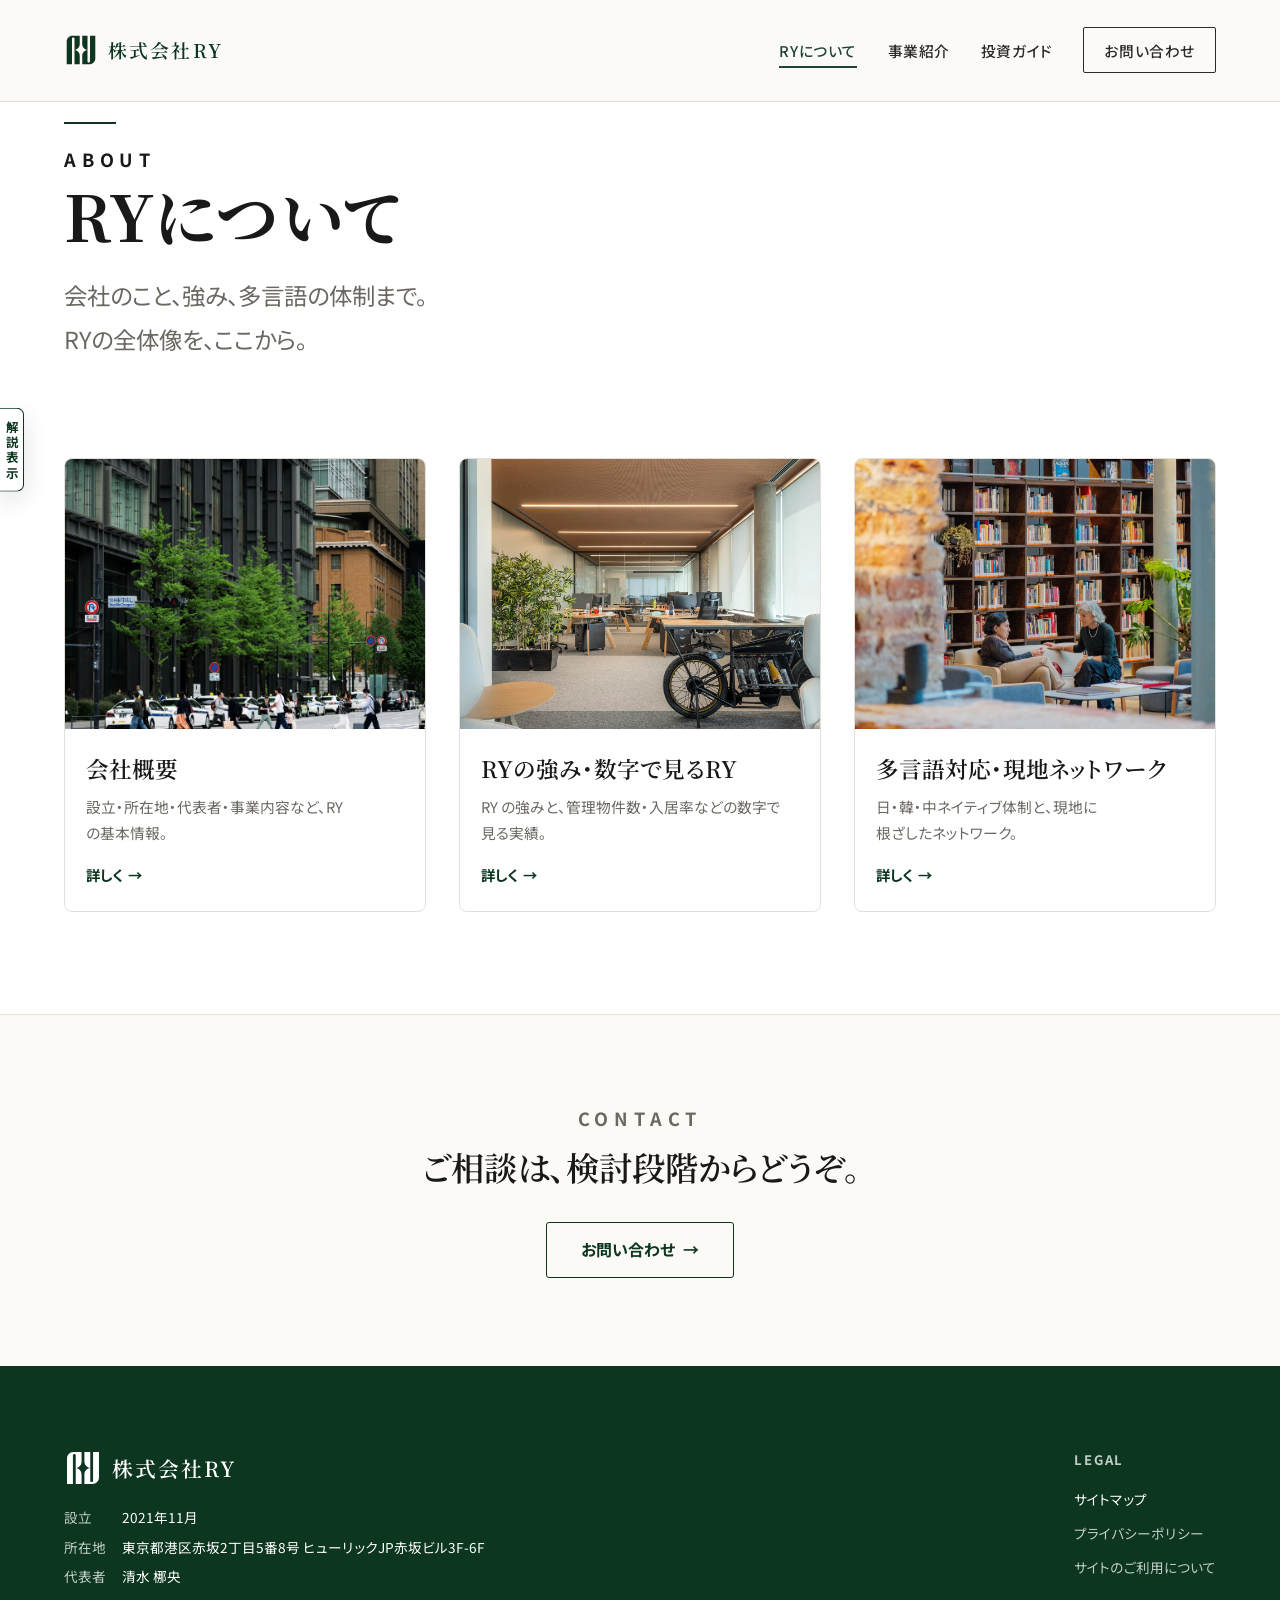
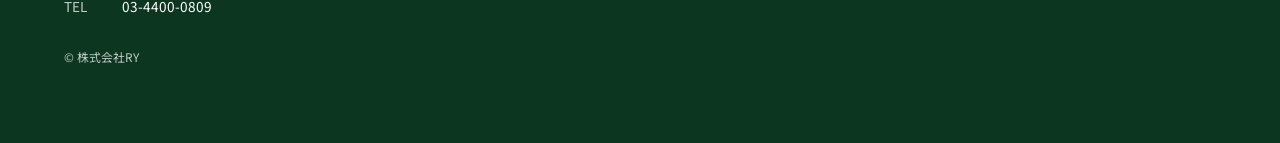
<file: about.html>
<!doctype html>
<html lang="ja">
<head>
<meta charset="utf-8">
<meta name="viewport" content="width=device-width, initial-scale=1">
<title>RYについて ｜ 株式会社RY</title>
<link rel="preconnect" href="https://fonts.googleapis.com"><link rel="preconnect" href="https://fonts.gstatic.com" crossorigin>
<link href="https://fonts.googleapis.com/css2?family=Noto+Sans+JP:wght@400;500;700&family=Noto+Serif+JP:wght@400;600;700&display=swap" rel="stylesheet">
<!-- ============================================================
  mtg_5 準項目化（続・2026-07-10）：mtg_4/about.html → 解耦・mtg_5 基準へ換底
  ・共通分（token/NAV/抽屉/footer/解説モード/reveal/矢印/imgseg）＝ assets/ 参照（本頁は頁固有分のみ）
  ・L1 共通骨架（l1-rule/l1-title/l1-note/l1-cta-*・NAV 実底＝body[data-nav="solid"]・現頁標示＝aria-current）＝ assets 側「L1 共通」区
  ・視覚/文言＝mtg_4 版に忠実（chrome のみ mtg_5 基準へ：footer 法務 3 頁・抽屉淡出 等）・旧頁の死 CSS は剪除
  ・共通部分の修正＝assets 側を直す（二重修正禁止）。file:// 直開き可・JS 無効時は共通 chrome 非表示（評審用の既知制約）
============================================================ -->
<link rel="stylesheet" href="assets/tokens.css">
<link rel="stylesheet" href="assets/shared.css">
<style>
/* ==================== 頁固有様式（About/L1 のみ）====================
   共通分＝assets/ に分離済（頭注参照）。以下は About 固有：克制页头（l1-hero）＋ 3 子页入口卡（entry-card）。
   値＝mtg_4 版から不変更。 */
/* —— 克制页头（fixed NAV 分の上端余白を確保·type-led·no hero image）—— */
.l1-hero{ padding-top:calc(clamp(1.1rem,2.4vw,1.7rem) * 2 + 4.2rem); padding-bottom:clamp(2.2rem,5vw,4.2rem); }
.l1-hero-lead{ margin-top:1.1rem; }

/* —— 3 子页入口卡（image-top·border-draw hover·延续 .card 语言）—— */
.l1-entries{ padding-block:clamp(.8rem,2.5vw,2rem) clamp(3.5rem,8vw,7rem); }
.entry-grid{ list-style:none; margin:0; padding:0; display:grid; grid-template-columns:repeat(3,1fr); gap:clamp(1.4rem,2.6vw,2.4rem); }
.entry-grid > li{ display:flex; }
.entry-grid > li:nth-child(2){ transition-delay:.09s; }
.entry-grid > li:nth-child(3){ transition-delay:.18s; }
@media (max-width:880px){ .entry-grid{ grid-template-columns:1fr; gap:1.5rem; max-width:560px; } .entry-grid > li:nth-child(n){ transition-delay:0s; } }
.entry-card{ flex:1; display:flex; flex-direction:column; background:var(--white); border:1px solid var(--bd); border-radius:var(--radius-md); overflow:hidden; text-decoration:none; color:inherit; position:relative; transition:border-color .3s var(--ease), transform .42s var(--ease), box-shadow .42s var(--ease); }
.entry-card:hover{ border-color:color-mix(in srgb, var(--brand) 48%, var(--bd)); transform:translateY(-3px); box-shadow:0 26px 52px -34px rgba(26,25,25,.42); }
.entry-card:focus-visible{ outline:2px solid var(--brand); outline-offset:3px; }
.ec-media{ display:block; }
.entry-card .ph{ position:relative; display:block; aspect-ratio:4/3; overflow:hidden; background:linear-gradient(135deg,#F1EADF 0%,#E8DDCD 55%,#DDD0BC 100%); }
.entry-card .ph img{ position:absolute; inset:0; width:100%; height:100%; object-fit:cover; }
.ec-body{ display:flex; flex-direction:column; flex:1; padding:clamp(1.3rem,1.8vw,1.6rem) clamp(1.3rem,1.6vw,1.5rem) clamp(1.4rem,1.8vw,1.65rem); }
.ec-ttl{ font-family:var(--serif); font-weight:600; font-size:var(--fs-h3); color:var(--ink); line-height:1.42; margin-top:0; }
.ec-ds{ font-size:.92rem; color:var(--ink2); line-height:1.8; margin-top:.62rem; flex:1; }
.ec-cta{ margin-top:1.05rem; color:var(--brand); font-weight:700; font-size:.9rem; display:inline-flex; align-items:center; gap:.4em; }
.ec-cta .a{ --aw:5px; transition:transform .3s var(--ease); }
.entry-card:hover .ec-cta .a, .entry-card:focus-visible .ec-cta .a{ transform:translateX(var(--aw)); animation:arrowWindup .5s var(--ease-draw); }
@media (prefers-reduced-motion:reduce){
  .entry-card:hover .ec-cta .a{ animation:none; }
  .entry-card{ transition:border-color .3s var(--ease); } .entry-card:hover{ transform:none; }
}
</style>
<script>document.documentElement.classList.add('jsm');</script>
</head>
<body class="l1-page" data-nav="solid">

<!-- 頁固有：解説モードの中身（shared.js が共通壳へ展開）
     L1 の解説モード＝1 機能のみ：① 板块画像の差替〔配色頁＝260722 削除·mtg5 で deep 本採用·選定機構退役〕 -->
<template id="ry-dm-content">
  <div class="dm-nav" role="group" aria-label="ページ切替"><button data-page="1" aria-pressed="true" aria-label="1ページ目 画像">1</button></div>
  <div class="dm-page" data-page="1">
    <div class="dm-now" style="margin:0 0 .85rem">入口卡の画像を ◀ ▶ で差替（全候補·圧縮済）。本番＝各1枚に確定。</div>
    <div class="dm-grp imgsw" data-sec="about-company"><span class="dm-lbl">01　会社概要</span><div class="imgseg"><button class="imgprev" aria-label="前の画像">◀</button><span class="imgnow"></span><button class="imgnext" aria-label="次の画像">▶</button></div></div>
    <div class="dm-grp imgsw" data-sec="about-strengths"><span class="dm-lbl">02　強み・数字</span><div class="imgseg"><button class="imgprev" aria-label="前の画像">◀</button><span class="imgnow"></span><button class="imgnext" aria-label="次の画像">▶</button></div></div>
    <div class="dm-grp imgsw" data-sec="about-network"><span class="dm-lbl">03　多言語・NW</span><div class="imgseg"><button class="imgprev" aria-label="前の画像">◀</button><span class="imgnow"></span><button class="imgnext" aria-label="次の画像">▶</button></div></div>
  </div>
</template>

<!-- 共通 chrome（#ry-mark symbol／NAV／手机抽屉／解説モード壳）＝ shared.js がこの位置に同期注入 -->
<script src="assets/shared.js"></script>

<!-- ===== L1 About｜RYについて（概览页 = 一句定位リード + 3 子页入口卡 → 各 L2）=====
     頁規格（旧 legend 由来・mtg_5 で legend UI 廃止に合わせ注記化。原文＝mtg_4/about.html アーカイブ）：
     ・L1 は「更安静」＝開場 veil なし・面包屑なし（IA-v2 §3：L1/Home 不要・L2 から付与）・NAV 常時実底
     ・図＝暖の点缀（非 load-bearing・§5.5.1#2）・解説モード「画像」で差替
     ・文案/数字＝content 占位（正本＝各 L2）・入口 href＝予定ルート（/ja/…・build 期に実リンク化） -->
<main id="top">

  <!-- 克制页头（type-led·no veil·吸顶 NAV 実底·institutional/orderly §8）-->
  <section class="l1-hero">
    <div class="wrap">
      <span class="l1-rule" aria-hidden="true"></span>
      <p class="eyebrow">About</p>
      <h1 class="l1-title">RYについて</h1>
      <p class="lead l1-hero-lead jp">会社のこと、強み、多言語の体制まで。<br>RYの全体像を、ここから。</p>
    </div>
  </section>

  <!-- 3 子页入口卡（→ L2·href＝予定ルート·build 期に接続）-->
  <section class="l1-entries" aria-label="RYについて の各ページ">
    <div class="wrap">
      <ol class="entry-grid">
        <li class="reveal"><a class="entry-card" href="about-company.html" data-href="/ja/about/company">
          <span class="ec-media"><span class="ph"><img id="img-about-company" src="images/13_faruktokluoglu.webp" alt="" loading="lazy" decoding="async"></span></span>
          <span class="ec-body">
            <span class="ec-ttl">会社概要</span>
            <span class="ec-ds jp">設立・所在地・代表者・事業内容など、RY の基本情報。</span>
            <span class="ec-cta">詳しく<span class="a" aria-hidden="true">→</span></span>
          </span>
        </a></li>
        <li class="reveal"><a class="entry-card" href="about-strengths.html" data-href="/ja/about/strengths">
          <span class="ec-media"><span class="ph"><img id="img-about-strengths" src="images/21_phc-software.webp" alt="" loading="lazy" decoding="async"></span></span>
          <span class="ec-body">
            <span class="ec-ttl">RYの強み・<span class="np">数字で見るRY</span></span>
            <span class="ec-ds jp">RY の強みと、管理物件数・入居率などの数字で見る実績。</span>
            <span class="ec-cta">詳しく<span class="a" aria-hidden="true">→</span></span>
          </span>
        </a></li>
        <li class="reveal"><a class="entry-card" href="about-network.html" data-href="/ja/about/network">
          <span class="ec-media"><span class="ph"><img id="img-about-network" src="images/12_ellusionist.webp" alt="" loading="lazy" decoding="async"></span></span>
          <span class="ec-body">
            <span class="ec-ttl">多言語対応・<span class="np">現地ネットワーク</span></span>
            <span class="ec-ds jp">日・韓・中ネイティブ体制と、現地に根ざしたネットワーク。</span>
            <span class="ec-cta">詳しく<span class="a" aria-hidden="true">→</span></span>
          </span>
        </a></li>
      </ol>
      <p class="l1-note asy-note"><b>L1 概览页</b>：リード + 3 子页入口卡（→ 各 L2）。文案/数字＝<b>content 占位</b>（正本は各 L2）。図＝暖の点缀（非 load-bearing·§5.5.1#2）·解説モードで差替可。<span class="arr">⚠</span> 入口 href＝予定ルート（jump 阶段で接続·連接前は仮）。</p>
    </div>
  </section>

  <!-- 結尾导引 → お問い合わせ（Home #contact）-->
  <section class="l1-cta-sec reveal" aria-label="お問い合わせ">
    <div class="wrap">
      <p class="eyebrow">Contact</p>
      <p class="l1-cta-lead jp">ご相談は、<span class="np">検討段階から</span>どうぞ。</p>
      <a class="l1-cta-btn" href="index.html#contact"><span class="t">お問い合わせ</span><span class="a" aria-hidden="true">→</span></a>
    </div>
  </section>

</main>

<!-- 共通 footer ＋ 返回顶部（shared.js がこの位置に注入）→ 共通挙動 init -->
<script>RY.mountFooter();RY.init();</script>

<script>
/* ===== 頁固有（L1 About）：入口卡 換図プール ＋ scroll reveal 起動 ===== */
(function(){
  "use strict";
  /* 入口卡 候補画像プール（先頭＝既定·画框 4:3 に合わせ選定·260717 PM：既定＝社長選定に更新＋01 会社概要 picker 追加〔全庫·既定は現行図のまま〕）*/
  RY.initImgPickers({
    "about-company":   RY.poolAll("13_faruktokluoglu"),
    "about-network":   RY.poolAll("12_ellusionist"),
    "about-strengths": RY.poolAll("21_phc-software")
  });
  RY.reveal([".reveal"]);   /* 対象＝markup 側 .reveal（入口卡 li ×3・結尾 CTA 段）*/
})();
</script>

</body>
</html>
</file>
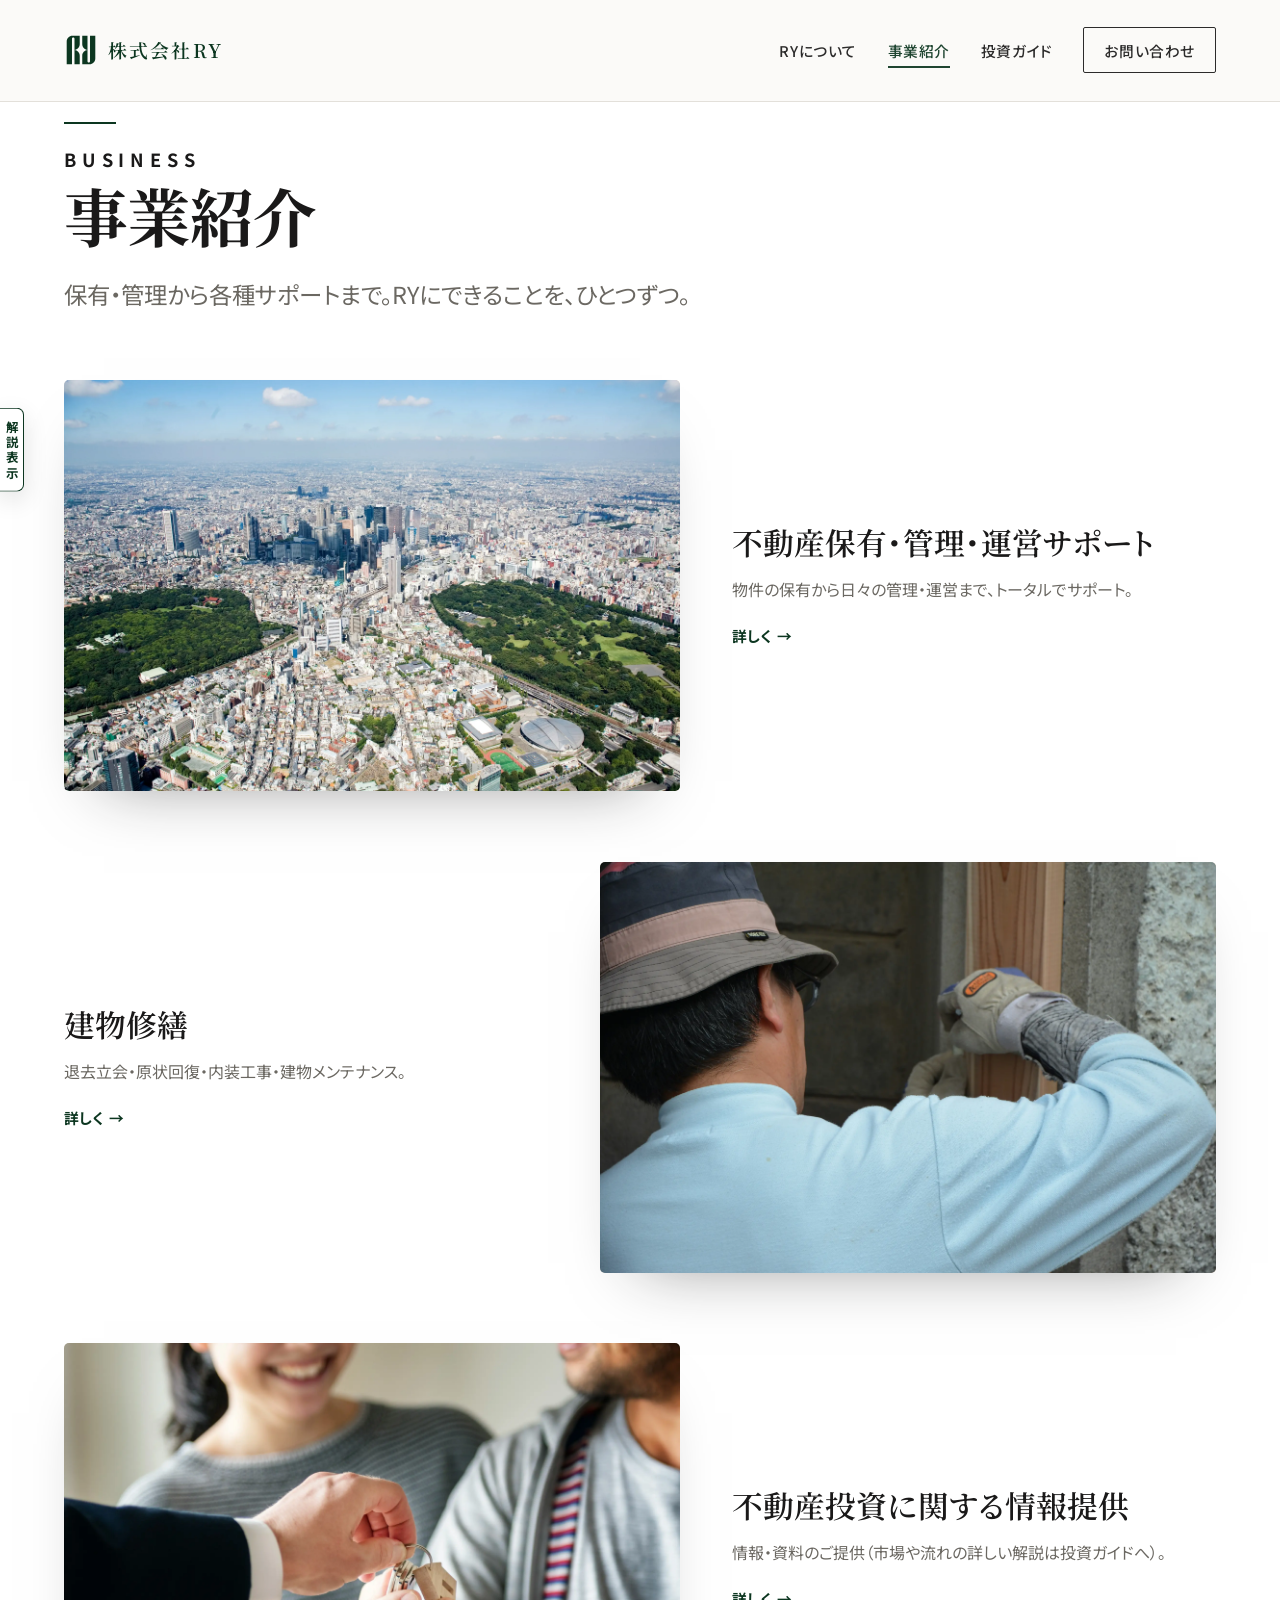
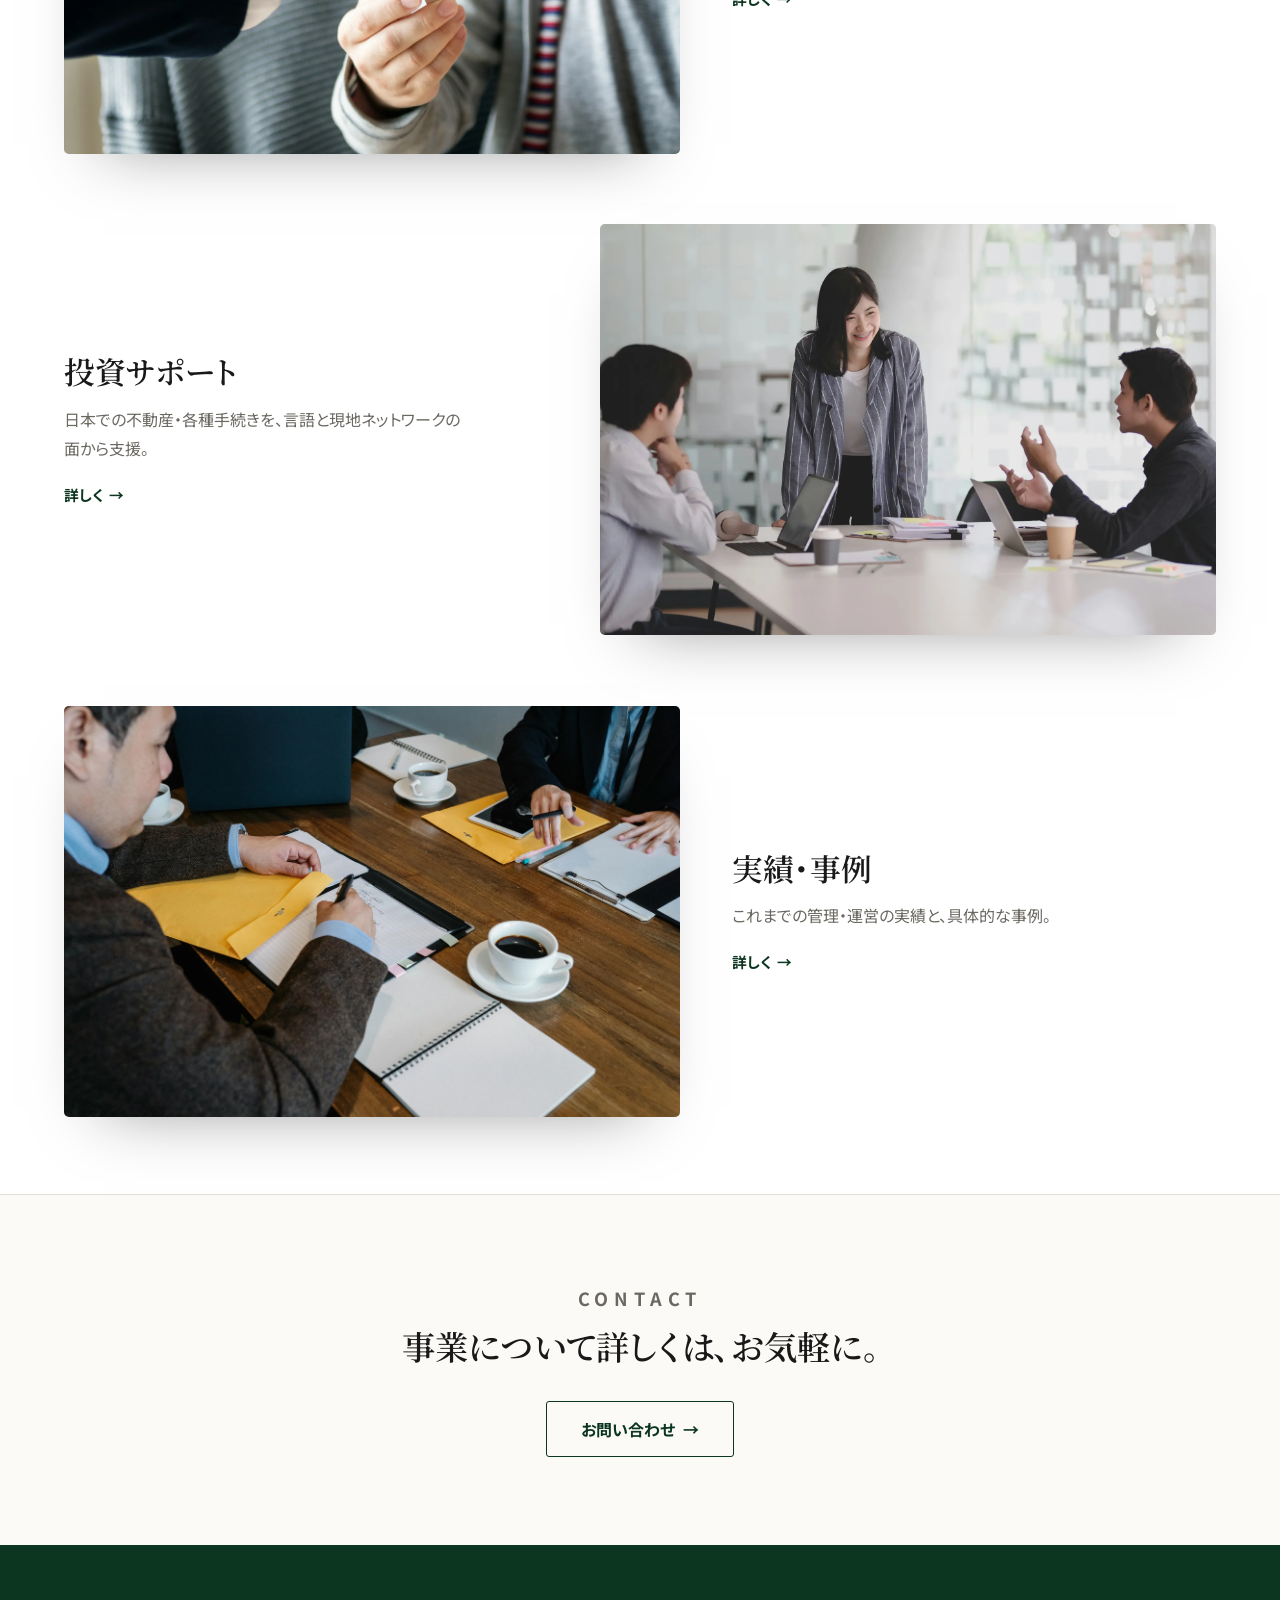
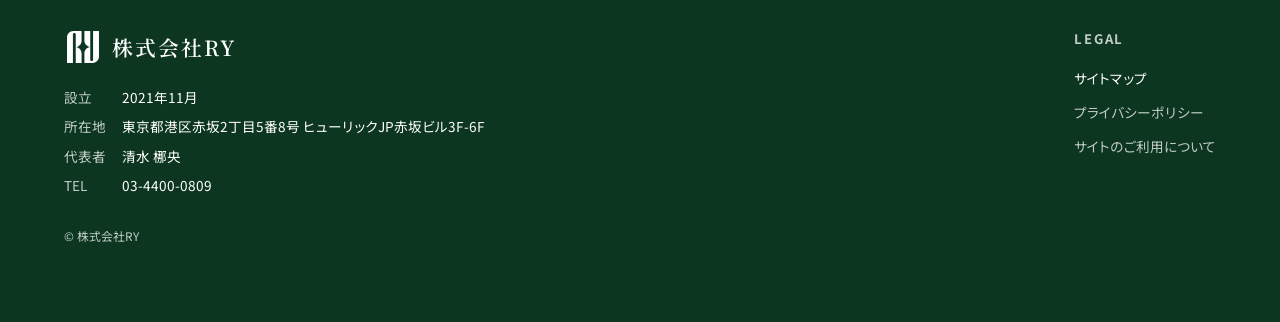
<file: business.html>
<!doctype html>
<html lang="ja">
<head>
<meta charset="utf-8">
<meta name="viewport" content="width=device-width, initial-scale=1">
<title>事業紹介 ｜ 株式会社RY</title>
<link rel="preconnect" href="https://fonts.googleapis.com"><link rel="preconnect" href="https://fonts.gstatic.com" crossorigin>
<link href="https://fonts.googleapis.com/css2?family=Noto+Sans+JP:wght@400;500;700&family=Noto+Serif+JP:wght@400;600;700&display=swap" rel="stylesheet">
<!-- ============================================================
  mtg_5 準項目化（続・2026-07-10）：mtg_4/business.html → 解耦・mtg_5 基準へ換底
  ・レイアウト＝A 大判バンド（社長選定済）。B 非対称ウォール＝案・切替器・CSS/JS とも撤去
    （data-bizlayout 軸も廃止＝選択肢が 1 つの切替軸は保持しない。原文＝mtg_4/business.html アーカイブ）
  ・共通分（token/NAV/抽屉/footer/解説モード/reveal/矢印/imgseg/L1 骨架）＝ assets/ 参照（本頁は頁固有分のみ）
  ・視覚/文言＝mtg_4 版 A レイアウトに忠実（chrome のみ mtg_5 基準へ）・旧頁の死 CSS は剪除
  ・共通部分の修正＝assets 側を直す（二重修正禁止）。file:// 直開き可・JS 無効時は共通 chrome 非表示（評審用の既知制約）
============================================================ -->
<link rel="stylesheet" href="assets/tokens.css">
<link rel="stylesheet" href="assets/shared.css">
<style>
/* ==================== 頁固有様式（Business/L1 のみ）====================
   共通分＝assets/ に分離済（頭注参照）。以下は Business 固有：页头（biz-stage）＋ 5 事業入口＝大判オルタネート・バンド。
   値＝mtg_4 版から不変更（B 撤去に伴い旧「共通＋[data-bizlayout=band]」の二段規則を単段に併合）。 */
/* —— stage / 页头（type-led·克制）—— */
.biz-stage{ padding-top:calc(clamp(1.1rem,2.4vw,1.7rem) * 2 + 4.2rem); padding-bottom:clamp(3rem,6vw,5rem); }
.bs-head{ margin-bottom:clamp(2.4rem,5vw,4rem); }
.bs-lead{ max-width:42em; margin-top:1.05rem; }

/* —— 5 事業入口：大判オルタネート・バンド（大判 3/2 図＋テキストを左右交互·編集·映画的）—— */
.bs-list{ list-style:none; margin:0; padding:0; display:flex; flex-direction:column; gap:clamp(2.8rem,5.5vw,5rem); }
.bs-entry{ display:grid; grid-template-columns:1.12fr .88fr; gap:clamp(1.6rem,4vw,3.6rem); align-items:center; text-decoration:none; color:inherit; }
.bs-list > li:nth-child(even) .bs-entry{ grid-template-columns:.88fr 1.12fr; }
.bs-list > li:nth-child(even) .bs-fig{ order:2; }
.bs-fig{ display:block; }
.bs-fig .ph{ position:relative; display:block; overflow:hidden; background:linear-gradient(135deg,#F1EADF 0%,#E8DDCD 55%,#DDD0BC 100%); aspect-ratio:3/2; border-radius:5px; box-shadow:0 30px 62px -40px rgba(26,25,25,.5); }
.bs-fig .ph img{ position:absolute; inset:0; width:100%; height:100%; object-fit:cover; transition:transform .6s var(--ease); }
.bs-entry:hover .bs-fig .ph img{ transform:scale(1.04); }
.bs-ttl{ font-family:var(--serif); font-weight:600; color:var(--ink); display:block; font-size:clamp(1.5rem,2.4vw,2.15rem); line-height:1.34; }
.bs-ds{ color:var(--ink2); line-height:1.85; display:block; font-size:1rem; margin-top:.75rem; max-width:30em; }
.bs-cta{ color:var(--brand); font-weight:700; font-size:.92rem; display:inline-flex; align-items:center; gap:.4em; margin-top:1.15rem; }
.bs-cta .a{ --aw:5px; transition:transform .3s var(--ease); }
.bs-entry:hover .bs-cta .a, .bs-entry:focus-visible .bs-cta .a{ transform:translateX(var(--aw)); animation:arrowWindup .5s var(--ease-draw); }
.bs-entry:focus-visible{ outline:2px solid var(--brand); outline-offset:4px; }
@media (max-width:760px){
  .bs-entry, .bs-list > li:nth-child(even) .bs-entry{ grid-template-columns:1fr; gap:1.15rem; }
  .bs-fig{ order:0 !important; }  /* !important＝上の nth-child(even) order:2 に勝つため（mtg_4 と同判断）*/
}

/* —— reveal stagger —— */
.bs-list > li:nth-child(2){ transition-delay:.07s; }
.bs-list > li:nth-child(3){ transition-delay:.14s; }
.bs-list > li:nth-child(4){ transition-delay:.21s; }
.bs-list > li:nth-child(5){ transition-delay:.28s; }
@media (max-width:760px){ .bs-list > li:nth-child(n){ transition-delay:0s; } }

/* —— l1-note 差分（本頁のみ：shared 基準より広め＝mtg_4 版の値を維持）—— */
.biz-stage .l1-note{ margin:clamp(2rem,3vw,2.8rem) 0 0; max-width:70em; }

@media (prefers-reduced-motion:reduce){
  .bs-fig .ph img, .bs-entry:hover .bs-fig .ph img{ transform:none !important; }
  .bs-entry:hover .bs-cta .a{ animation:none; }
}
</style>
<script>document.documentElement.classList.add('jsm');</script>
</head>
<body class="l1-page" data-nav="solid">

<!-- 頁固有：解説モードの中身（shared.js が共通壳へ展開）
     L1 の解説モード＝1 機能のみ：① 板块画像の差替〔旧「配置」頁＝A 選定済で撤去·配色頁＝260722 削除〕-->
<template id="ry-dm-content">
  <div class="dm-nav" role="group" aria-label="ページ切替"><button data-page="1" aria-pressed="true" aria-label="1ページ目 画像">1</button></div>
  <div class="dm-page" data-page="1">
    <div class="dm-now" style="margin:0 0 .85rem">各事業の画像を ◀ ▶ で差替（全候補·圧縮済）。本番＝各1枚に確定。</div>
    <div class="dm-grp imgsw" data-sec="biz-asset"><span class="dm-lbl">① 保有・管理・運営</span><div class="imgseg"><button class="imgprev" aria-label="前の画像">◀</button><span class="imgnow"></span><button class="imgnext" aria-label="次の画像">▶</button></div></div>
    <div class="dm-grp imgsw" data-sec="biz-maint"><span class="dm-lbl">② 建物修繕</span><div class="imgseg"><button class="imgprev" aria-label="前の画像">◀</button><span class="imgnow"></span><button class="imgnext" aria-label="次の画像">▶</button></div></div>
    <div class="dm-grp imgsw" data-sec="biz-info"><span class="dm-lbl">③ 情報提供</span><div class="imgseg"><button class="imgprev" aria-label="前の画像">◀</button><span class="imgnow"></span><button class="imgnext" aria-label="次の画像">▶</button></div></div>
    <div class="dm-grp imgsw" data-sec="biz-overseas"><span class="dm-lbl">④ 投資サポート</span><div class="imgseg"><button class="imgprev" aria-label="前の画像">◀</button><span class="imgnow"></span><button class="imgnext" aria-label="次の画像">▶</button></div></div>
    <div class="dm-grp imgsw" data-sec="biz-record"><span class="dm-lbl">⑤ 実績・事例</span><div class="imgseg"><button class="imgprev" aria-label="前の画像">◀</button><span class="imgnow"></span><button class="imgnext" aria-label="次の画像">▶</button></div></div>
  </div>
</template>

<!-- 共通 chrome（#ry-mark symbol／NAV／手机抽屉／解説モード壳）＝ shared.js がこの位置に同期注入 -->
<script src="assets/shared.js"></script>

<!-- ===== L1 Business｜事業紹介（概览页 = リード + 5 事業入口 → 各 L2）＝ A 大判バンド（社長選定済・B 撤去）=====
     頁規格（旧 legend 由来・mtg_5 で legend UI 廃止に合わせ注記化。原文＝mtg_4/business.html アーカイブ）：
     ・順＝①〜⑤ 信任優先（既存・低牌照リスク事業を先・投資/海外を後・実績で締め・IA-v2 §3）
     ・L1 は「更安静」＝開場 veil なし・面包屑なし（L2 から付与）・NAV 常時実底
     ・③情報提供＝服务层（市場データは本頁で重複せず投資ガイドへ）
     ・④投資サポート＝老板指定の唯一例外页（nav/パンくず短名＝投資サポート・页内 H1＝「日本での不動産・各種手続きサポート」）
     ・⚠ ③④＝合规高危（公開前に行政書士・弁護士確認・詳細は L2）
     ・図＝暖の点缀（非 load-bearing）・解説モード「画像」で差替・文案＝content 占位・入口 href＝予定ルート（build 期に実リンク化） -->
<main id="top">

  <section class="biz-stage">
    <div class="wrap">
      <!-- 页头（type-led·克制）-->
      <div class="bs-head">
        <span class="l1-rule" aria-hidden="true"></span>
        <p class="eyebrow">Business</p>
        <h1 class="l1-title">事業紹介</h1>
        <p class="lead bs-lead jp">保有・管理から各種サポートまで。RYにできることを、ひとつずつ。</p>
      </div>

      <!-- 5 子页入口（順=①〜⑤信任優先·大判オルタネート・バンド·→ L2）-->
      <ol class="bs-list">
        <li class="reveal"><a class="bs-entry" data-slot="biz-asset" data-href="/ja/business/asset-management">
          <span class="bs-fig"><span class="ph"><img id="img-biz-asset" src="images/getty-images-HfwZGsly8bw-unsplash.webp" alt="" loading="lazy" decoding="async"></span></span>
          <span class="bs-txt">
            <span class="bs-ttl">不動産保有・管理・運営サポート</span>
            <span class="bs-ds jp">物件の保有から日々の管理・運営まで、トータルでサポート。</span>
            <span class="bs-cta">詳しく<span class="a" aria-hidden="true">→</span></span>
          </span>
        </a></li>
        <li class="reveal"><a class="bs-entry" data-slot="biz-maint" data-href="/ja/business/maintenance">
          <span class="bs-fig"><span class="ph"><img id="img-biz-maint" src="images/beth-macdonald-ozc4SB3b8xs-unsplash.webp" alt="" loading="lazy" decoding="async"></span></span>
          <span class="bs-txt">
            <span class="bs-ttl">建物修繕</span>
            <span class="bs-ds jp">退去立会・原状回復・内装工事・建物メンテナンス。</span>
            <span class="bs-cta">詳しく<span class="a" aria-hidden="true">→</span></span>
          </span>
        </a></li>
        <li class="reveal"><a class="bs-entry" data-slot="biz-info" data-href="/ja/business/investment-info">
          <span class="bs-fig"><span class="ph"><img id="img-biz-info" src="images/curated-lifestyle-uKh6BAovukk-unsplash.webp" alt="" loading="lazy" decoding="async"></span></span>
          <span class="bs-txt">
            <span class="bs-ttl">不動産投資に関する情報提供</span>
            <span class="bs-ds jp">情報・資料のご提供（市場や流れの詳しい解説は投資ガイドへ）。</span>
            <span class="bs-cta">詳しく<span class="a" aria-hidden="true">→</span></span>
          </span>
        </a></li>
        <li class="reveal"><a class="bs-entry" data-slot="biz-overseas" data-href="/ja/business/investment-support">
          <span class="bs-fig"><span class="ph"><img id="img-biz-overseas" src="images/getty-images-ySFV4eoiWfw-unsplash.webp" alt="" loading="lazy" decoding="async"></span></span>
          <span class="bs-txt">
            <span class="bs-ttl">投資サポート</span>
            <span class="bs-ds jp">日本での不動産・各種手続きを、言語と現地ネットワークの面から支援。</span>
            <span class="bs-cta">詳しく<span class="a" aria-hidden="true">→</span></span>
          </span>
        </a></li>
        <li class="reveal"><a class="bs-entry" data-slot="biz-record" data-href="/ja/business/track-record">
          <span class="bs-fig"><span class="ph"><img id="img-biz-record" src="images/01_guide-plan-b.webp" alt="" loading="lazy" decoding="async"></span></span>
          <span class="bs-txt">
            <span class="bs-ttl">実績・事例</span>
            <span class="bs-ds jp">これまでの管理・運営の実績と、具体的な事例。</span>
            <span class="bs-cta">詳しく<span class="a" aria-hidden="true">→</span></span>
          </span>
        </a></li>
      </ol>

      <p class="l1-note asy-note"><b>L1 概览页</b>：レイアウト＝<b>A 大判バンド</b>（社長選定済·B 非対称ウォール案は撤去）。順＝①〜⑤ 信任優先。文案＝<b>content 占位</b>（正本は各 L2）。<span class="arr">⚠</span> ③情報提供・④投資サポート＝<b>合规高危</b>（公開前に行政書士・弁護士確認·詳細は L2）。入口 href＝予定ルート（jump 阶段で接続）。</p>
    </div>
  </section>

  <!-- 結尾导引 → お問い合わせ（Home #contact）-->
  <section class="l1-cta-sec reveal" aria-label="お問い合わせ">
    <div class="wrap">
      <p class="eyebrow">Contact</p>
      <p class="l1-cta-lead jp">事業について詳しくは、<span class="np">お気軽に</span>。</p>
      <a class="l1-cta-btn" href="index.html#contact"><span class="t">お問い合わせ</span><span class="a" aria-hidden="true">→</span></a>
    </div>
  </section>

</main>

<!-- 共通 footer ＋ 返回顶部（shared.js がこの位置に注入）→ 共通挙動 init -->
<script>RY.mountFooter();RY.init();</script>

<script>
/* ===== 頁固有（L1 Business）：5 事業 換図プール ＋ scroll reveal 起動 ===== */
(function(){
  "use strict";
  /* 入口 候補画像プール（先頭＝既定·画框 3/2 に合わせ選定·mtg_4 版と同値）*/
  /* 260720 PM：既定＝社長選定（①HfwZ ②beth ③uKh6 ④ySFV ⑤01_guide-plan-b）・全 5 槽の範囲＝全庫（旧 限定池 strip） */
  RY.initImgPickers({
    "biz-asset":    RY.poolAll("getty-images-HfwZGsly8bw-unsplash"),
    "biz-maint":    RY.poolAll("beth-macdonald-ozc4SB3b8xs-unsplash"),
    "biz-info":     RY.poolAll("curated-lifestyle-uKh6BAovukk-unsplash"),
    "biz-overseas": RY.poolAll("getty-images-ySFV4eoiWfw-unsplash"),
    "biz-record":   RY.poolAll("01_guide-plan-b")
  });
  RY.reveal([".reveal"]);   /* 対象＝markup 側 .reveal（事業入口 li ×5・結尾 CTA 段）*/
})();
</script>

</body>
</html>
</file>
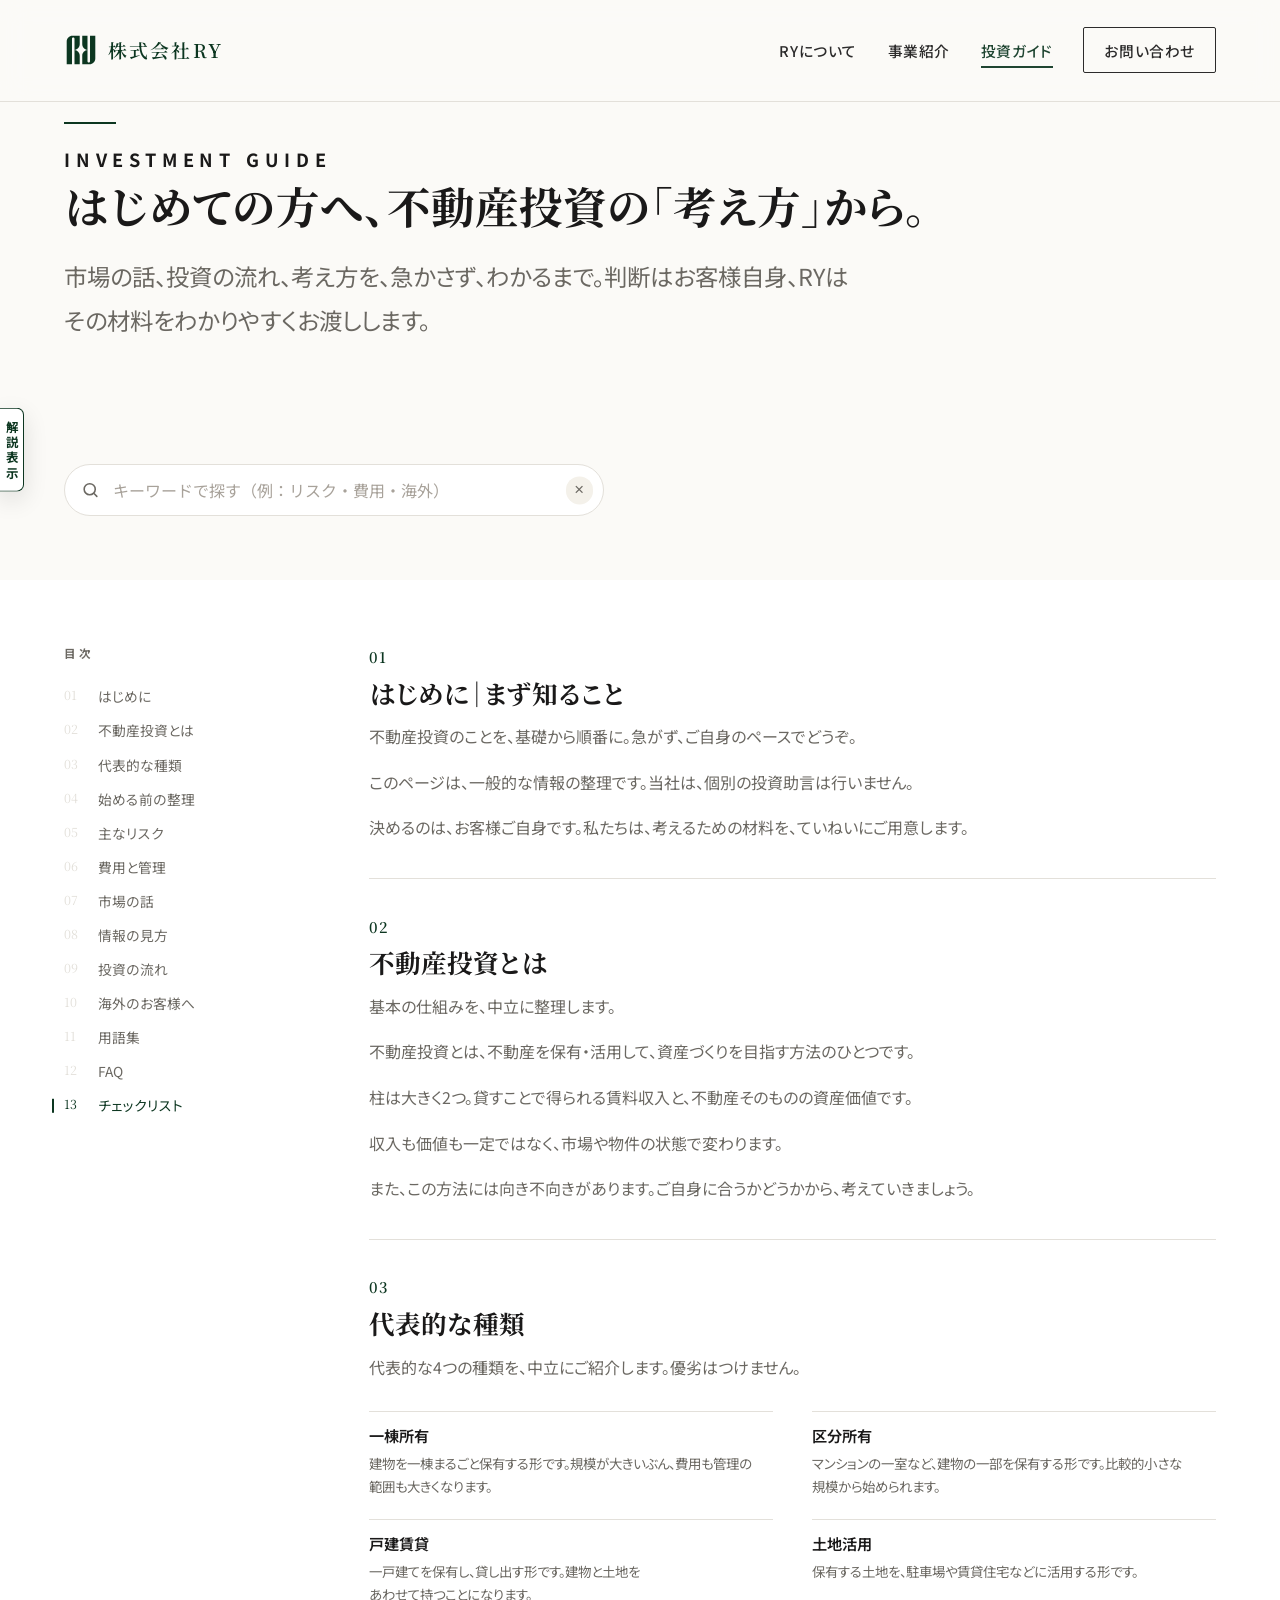
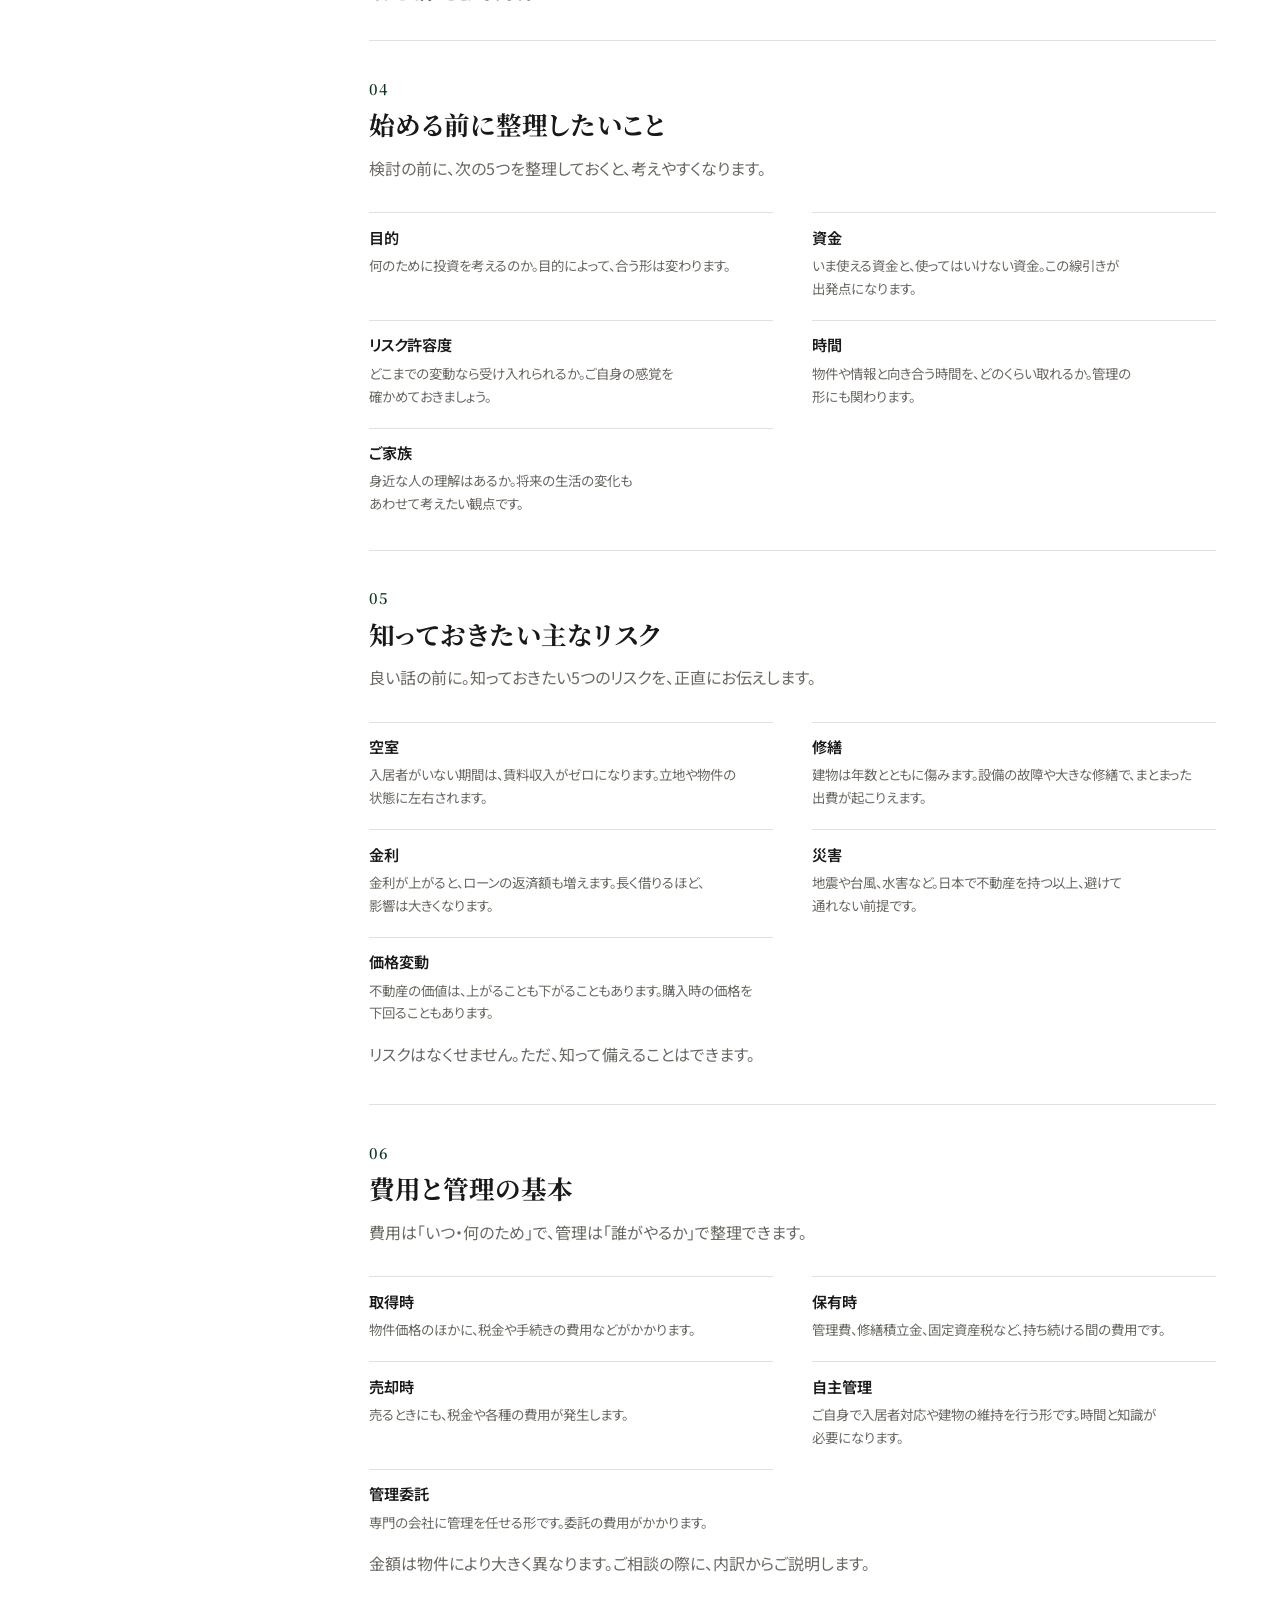
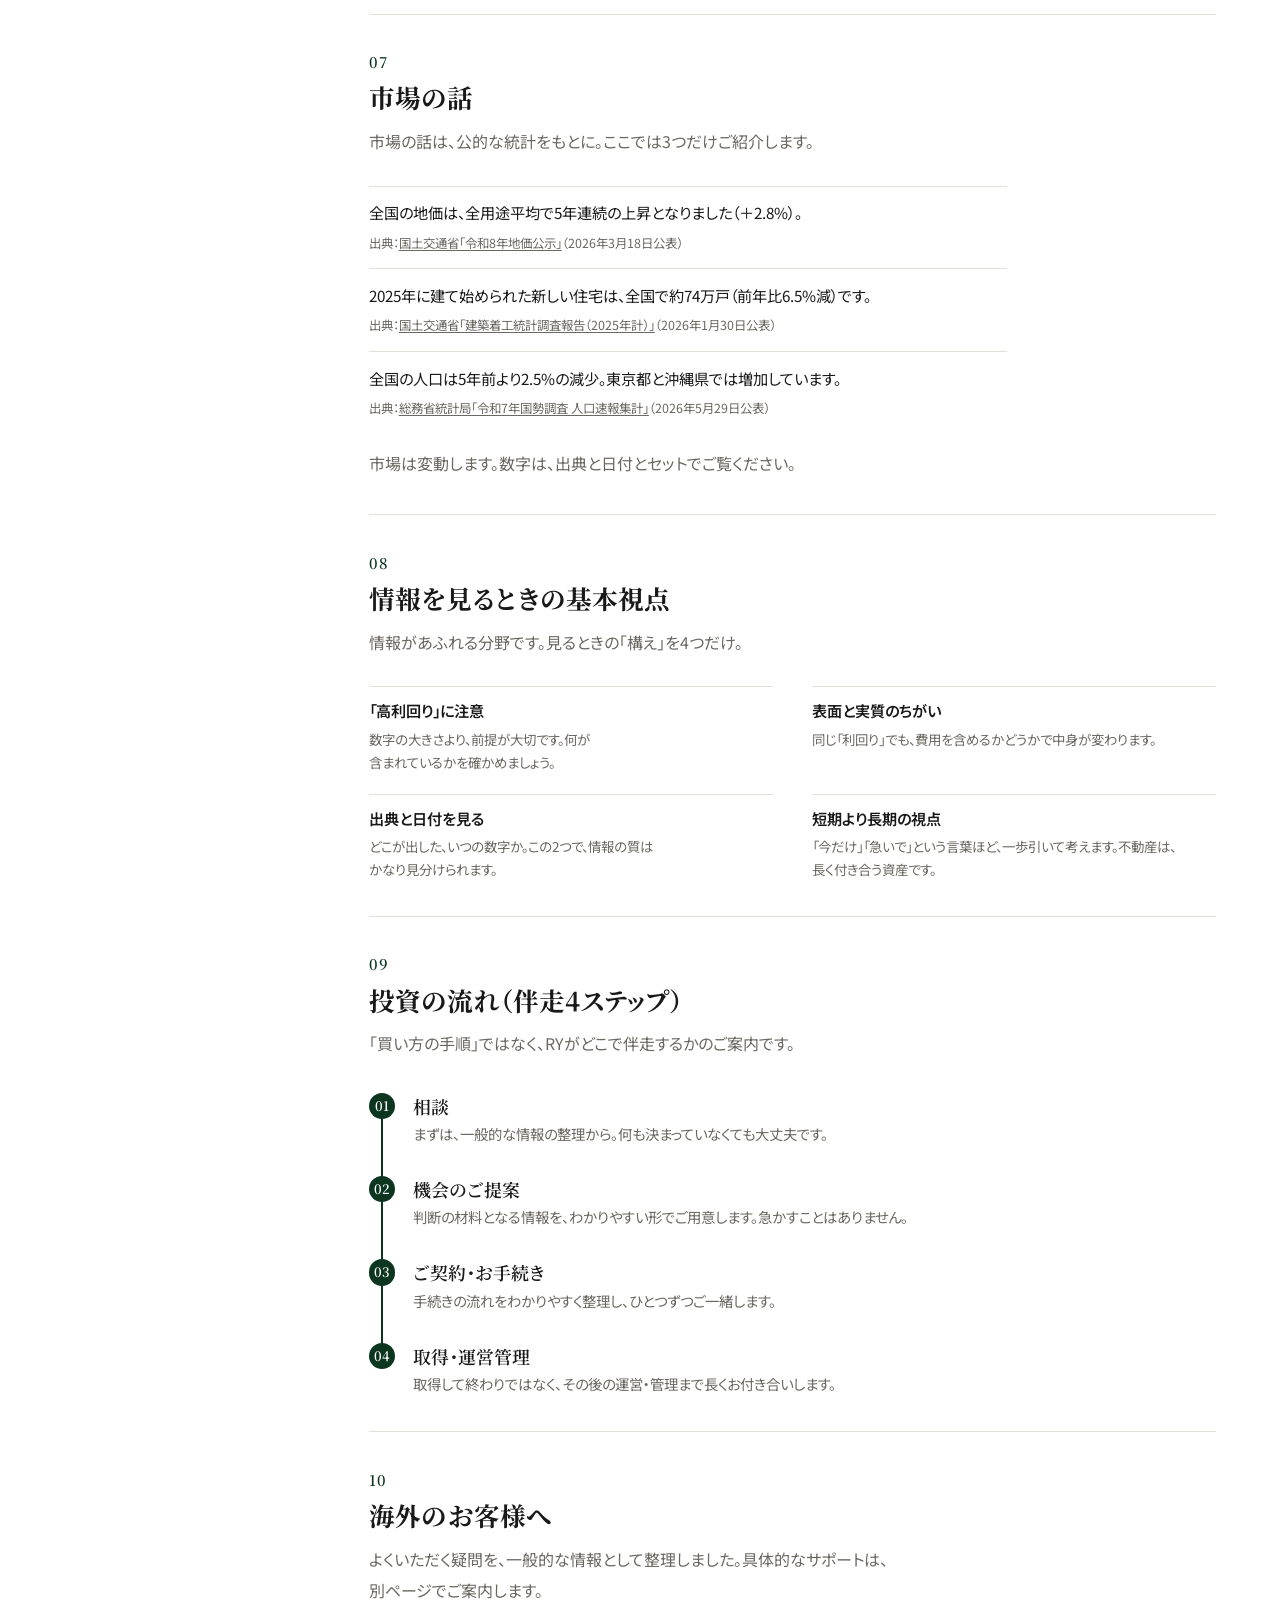
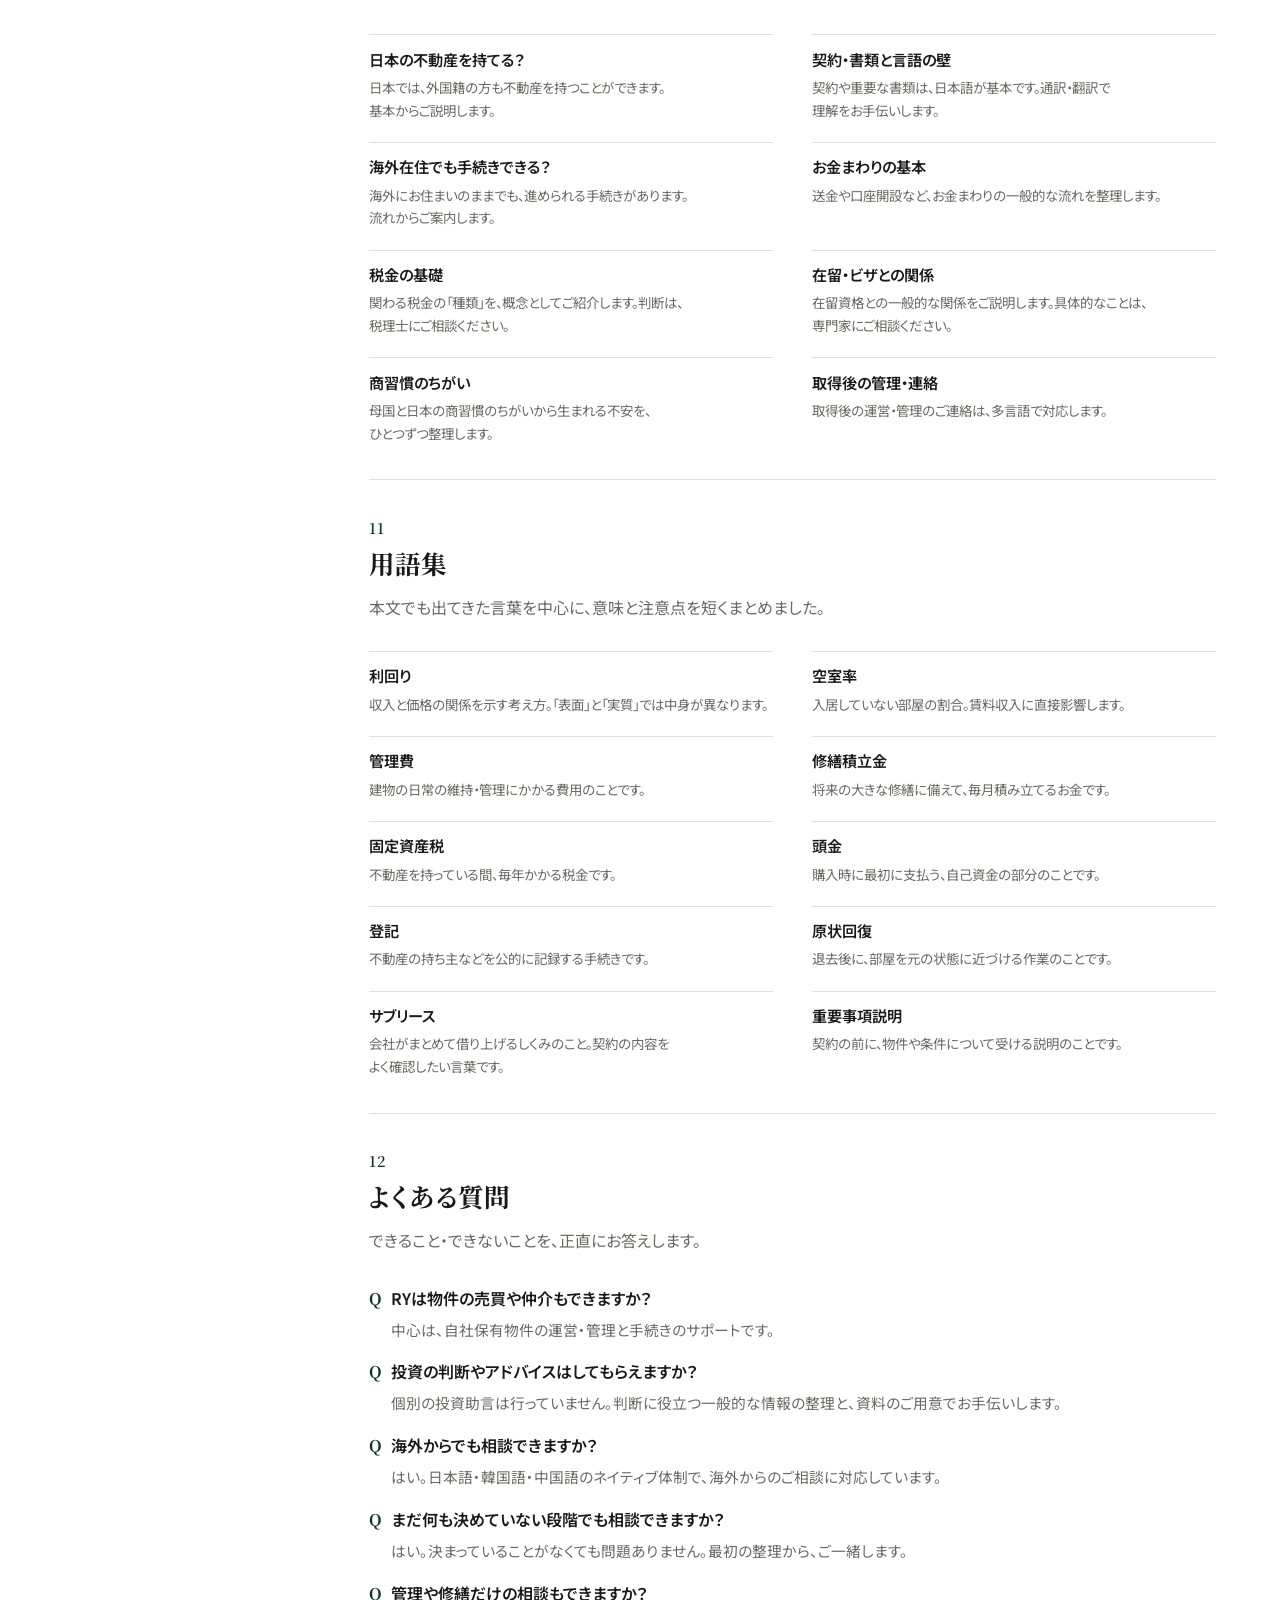
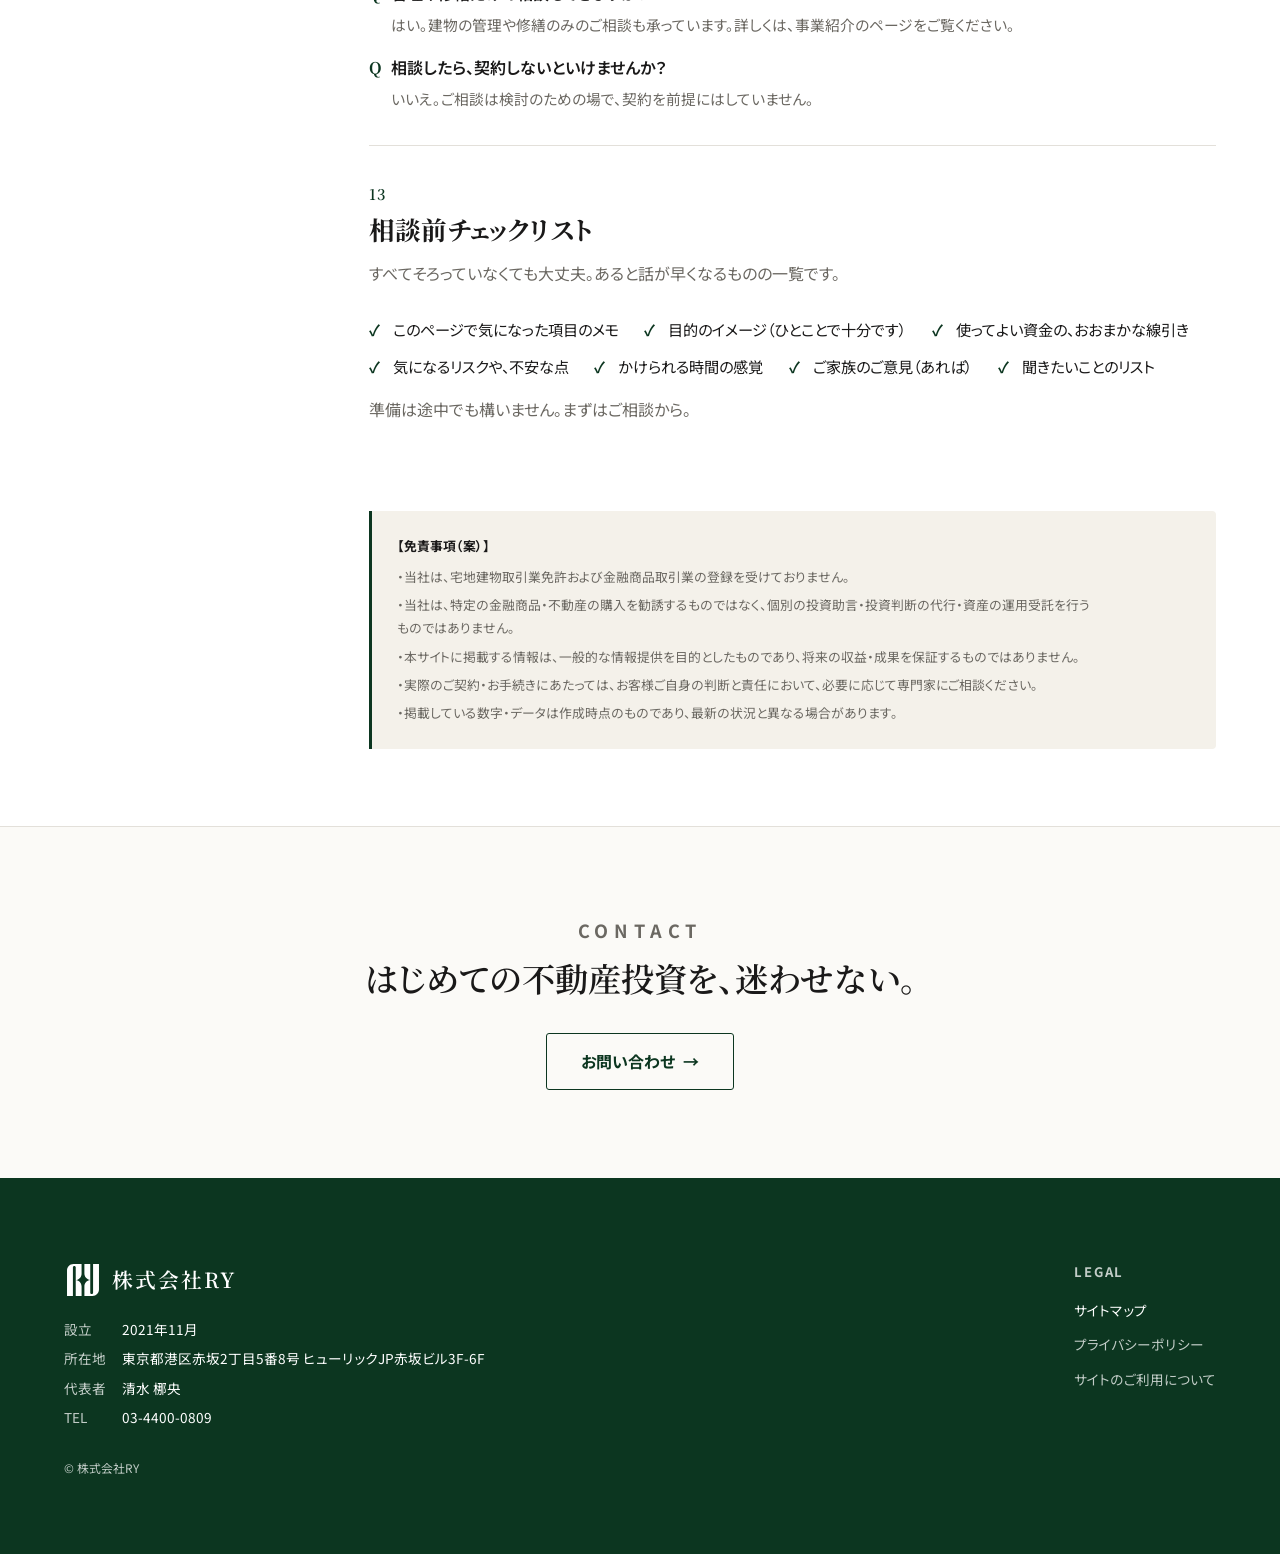
<file: guide.html>
<!doctype html>
<html lang="ja">
<head>
<meta charset="utf-8">
<meta name="viewport" content="width=device-width, initial-scale=1">
<title>投資ガイド ｜ 株式会社RY</title>
<link rel="preconnect" href="https://fonts.googleapis.com"><link rel="preconnect" href="https://fonts.gstatic.com" crossorigin>
<link href="https://fonts.googleapis.com/css2?family=Noto+Sans+JP:wght@400;500;700&family=Noto+Serif+JP:wght@400;600;700&display=swap" rel="stylesheet">
<!-- ============================================================
  mtg_5 準項目化（続・2026-07-10）：mtg_4/guide.html → 解耦・mtg_5 基準へ換底 ＋ 正文灌入
  ・正文＝`02_content/investment_guide_content.md` 3（全 13 块＋页尾免責照録・2026-07-07 PM 過目済）を照録（一字不改）
    槽位映射＝同 0 節：導入→g-sec-ds／本文条目→g-dl・flow-line・faq-list・check-list／短文・結び→g-p／块7 事実＋出典行→g-src-list
    本文槽（块1–8・11）＝本次増設（原型骨架の予定内・視覚言語＝骨架既存の「名＋説明」ov-grid 系を .g-dl に一般化）
  ・注記（⚠/★/【仮】/免責の案書き）＝dm-on 門控の独立要素（asy-note）・日文正文字符串に混入しない（律师審クリーン版要件）
  ・リンク注（块10 別ページ／FAQ A5 事業紹介／CTA）＝該当箇所の HTML コメントに記録（実リンク化＝build 期）
  ・解説モード＝mtg_5 機構・配色のみ 1 頁（本頁写真なし）。旧 legend 黒帯＝廃止（要旨→本コメント・原文＝mtg_4 アーカイブ）
  ・共通分（token/NAV/抽屉/footer/解説モード/reveal/L1 骨架）＝ assets/ 参照。旧頁の死 CSS・旧 A/B 検索切替の残説明＝清掃済
  ・頁規格（旧 legend 由来）：type＋structure＋線・写真なし／sticky 目次＋現在地ハイライト＋番号付き 13 節／09 の一筆線＝唯一のダイアグラム／
    無 veil・無面包屑・NAV「投資ガイド」active／⚠ 利回りシミュ・収益試算・成功事例＝不做（金商敏感）／目次＋页内搜索＝build 勿删（Master 8.5）
  ・共通部分の修正＝assets 側を直す（二重修正禁止）。file:// 直開き可・JS 無効時は共通 chrome 非表示（評審用の既知制約）
============================================================ -->
<link rel="stylesheet" href="assets/tokens.css">
<link rel="stylesheet" href="assets/shared.css">
<style>
/* ==================== 頁固有様式（Investment Guide/L1 单页のみ）====================
   共通分＝assets/ に分離済（頭注参照）。値＝mtg_4 版から不変更（ov-grid → .g-dl 改名＝汎用化のみ・
   新設＝本文槽 3 種 .g-p/.g-src/.g-note）。 */
@media (prefers-reduced-motion:no-preference){ html{ scroll-behavior:smooth; } }

/* —— 页头（全站最暖·type-led）—— */
.g-hero{ background:var(--warm); padding-top:calc(clamp(1.1rem,2.4vw,1.7rem) * 2 + 4.2rem); padding-bottom:clamp(2.2rem,4.5vw,3.6rem); }
.g-h1{ font-size:clamp(1.85rem,3.4vw,2.9rem); line-height:1.4; }
.g-lead{ max-width:34em; margin-top:1.1rem; }

/* —— ページ内検索（hero 下·常時「絞り込み＋ハイライト」）—— */
.g-search-sec{ background:var(--warm); padding-bottom:clamp(1.6rem,3vw,2.6rem); }
.g-search{ position:relative; max-width:540px; }
.g-search-icon{ position:absolute; left:1.05rem; top:50%; transform:translateY(-50%); width:19px; height:19px; color:var(--ink2); pointer-events:none; }
.g-search-input{ width:100%; font-family:var(--sans); font-size:1rem; color:var(--ink); background:var(--white); border:1px solid var(--bd); border-radius:100px; padding:.82rem 3rem .82rem 3rem; transition:border-color .25s var(--ease), box-shadow .25s var(--ease); }
.g-search-input::placeholder{ color:#a8a29a; }
.g-search-input:focus{ outline:none; border-color:var(--brand); box-shadow:0 0 0 2px color-mix(in srgb, var(--brand) 22%, transparent), 0 0 15px 4px color-mix(in srgb, var(--brand) 17%, transparent); }
.g-search-input::-webkit-search-cancel-button{ -webkit-appearance:none; appearance:none; }
.g-search-clear{ position:absolute; right:.7rem; top:50%; transform:translateY(-50%); width:1.7rem; height:1.7rem; border:0; background:var(--warm2); color:var(--ink2); border-radius:50%; cursor:pointer; font-size:1.05rem; line-height:1; display:grid; place-items:center; transition:color .2s var(--ease); }
.g-search-clear:hover{ color:var(--ink); }
.g-search-status{ margin:.7rem 0 0; font-size:.8rem; color:var(--ink2); min-height:1.1em; }

/* —— 目次 + 本文 2栏（desktop sticky·mobile は目次非表示）—— */
.g-body{ padding-block:clamp(2.4rem,5vw,4.5rem) clamp(3rem,6vw,5.5rem); }
.g-layout{ display:grid; grid-template-columns:minmax(176px,228px) 1fr; gap:clamp(2.5rem,6vw,6rem); align-items:start; }
.g-toc{ position:sticky; top:6.4rem; }
.g-toc-h{ font-size:.72rem; font-weight:700; letter-spacing:.22em; text-transform:uppercase; color:var(--ink2); margin:0 0 1rem; }
.g-toc ol{ list-style:none; margin:0; padding:0; counter-reset:toc; }
.g-toc li{ counter-increment:toc; }
.g-toc a{ display:block; padding:.42rem 0 .42rem 2.1rem; position:relative; font-size:.86rem; line-height:1.5; color:var(--ink2); text-decoration:none; transition:color .2s var(--ease), opacity .2s var(--ease); }
.g-toc a::before{ content:counter(toc,decimal-leading-zero); position:absolute; left:0; top:.42rem; font-family:var(--serif); font-size:.78rem; color:var(--bd); transition:color .2s var(--ease); }
.g-toc a:hover{ color:var(--ink); }
.g-toc a.is-current{ color:var(--brand); }
.g-toc a.is-current::before{ color:var(--brand); }
.g-toc a.is-current::after{ content:""; position:absolute; left:-12px; top:50%; transform:translateY(-50%); width:2px; height:1.05em; background:var(--brand); }
.g-toc a.g-toc-dim{ opacity:.3; }
@media (max-width:980px){ .g-layout{ grid-template-columns:1fr; gap:0; } .g-toc{ display:none; } }

/* —— 区块（番号付き·細罫·留白）—— */
.g-content{ min-width:0; }
.g-sec{ padding-block:clamp(1.7rem,2.7vw,2.5rem); border-top:1px solid var(--bd); scroll-margin-top:5.6rem; }
.g-sec:first-child{ border-top:0; padding-top:0; }
.g-sec-no{ display:block; font-family:var(--serif); font-weight:600; font-size:.92rem; letter-spacing:.1em; color:var(--brand); margin-bottom:.4rem; }
.g-sec-ttl{ font-family:var(--serif); font-weight:700; font-size:clamp(1.3rem,2vw,1.72rem); color:var(--ink); line-height:1.4; margin:0; }
.g-sec-ds{ color:var(--ink2); line-height:1.95; margin:.62rem 0 0; max-width:42em; }
.g-warn{ font-family:var(--sans); font-size:.66rem; font-weight:600; letter-spacing:.04em; color:var(--ink2); background:var(--warm2); padding:.18rem .55rem; border-radius:2px; vertical-align:middle; margin-left:.5em; }
.g-star{ color:var(--brand); font-size:.62em; font-weight:700; letter-spacing:.06em; vertical-align:middle; margin-left:.4em; }

/* —— 本文槽（正文灌入 2026-07-10 新設·既存尺度に整合）—— */
.g-p{ color:var(--ink2); line-height:1.95; margin:.9rem 0 0; max-width:42em; }
.g-src-list{ list-style:none; margin:clamp(1.3rem,2.2vw,1.8rem) 0 0; padding:0; }
.g-src-list li{ border-top:1px solid var(--bd); padding:.8rem 0 .9rem; color:var(--ink); font-size:.95rem; line-height:1.8; max-width:42em; }
.g-src{ display:block; margin-top:.3rem; font-size:.78rem; color:var(--ink2); }
.g-src a{ color:inherit; text-decoration:underline; text-underline-offset:2px; }
.g-src a:hover{ color:var(--brand); }
.g-note{ margin:1rem 0 0; font-size:.72rem; color:#a8a299; line-height:1.65; }

/* —— 「名＋説明」2列リスト（.g-dl＝旧 ov-grid の一般化·块3/4/5/6/8/10/11 共用·値不変更）—— */
.g-dl{ list-style:none; margin:clamp(1.3rem,2.2vw,1.8rem) 0 0; padding:0; display:grid; grid-template-columns:1fr 1fr; gap:clamp(.9rem,1.6vw,1.3rem) clamp(1.6rem,3vw,2.6rem); }
.g-dl li{ border-top:1px solid var(--bd); padding-top:.7rem; }
.g-dl b{ display:block; font-size:.95rem; color:var(--ink); font-weight:600; }
.g-dl span{ display:block; font-size:.84rem; color:var(--ink2); line-height:1.7; margin-top:.22rem; }
@media (max-width:560px){ .g-dl{ grid-template-columns:1fr; } }

/* —— 09 投資の流れ＝唯一のダイアグラム（一筆の縦線·番号ノード·スクロールで draw）—— */
.flow-line{ list-style:none; margin:clamp(1.5rem,2.6vw,2.2rem) 0 0; padding:0; position:relative; }
.flow-line::before{ content:""; position:absolute; left:calc(.825rem - 1px); top:.7rem; bottom:2.5rem; width:2px; background:var(--brand); transform:scaleY(0); transform-origin:top; transition:transform 1.15s var(--ease-draw); }
.g-flow.in .flow-line::before{ transform:scaleY(1); }
.flow-line > li{ display:grid; grid-template-columns:1.65rem 1fr; gap:1.1rem; align-items:start; padding-bottom:clamp(1.3rem,2.3vw,2rem); }
.flow-line > li:last-child{ padding-bottom:0; }
.fl-no{ width:1.65rem; height:1.65rem; display:grid; place-items:center; font-family:var(--serif); font-weight:600; font-size:.82rem; color:#fff; background:var(--brand); border-radius:50%; position:relative; z-index:1; }
.fl-body{ min-width:0; padding-top:.05rem; }
.fl-ttl{ display:block; font-family:var(--serif); font-weight:600; font-size:clamp(1.08rem,1.4vw,1.28rem); color:var(--ink); line-height:1.4; }
.fl-ds{ display:block; font-size:.9rem; color:var(--ink2); line-height:1.7; margin-top:.22rem; max-width:38em; }

/* —— 12 FAQ（页内 section·6問）—— */
.faq-list{ margin:clamp(1.3rem,2.2vw,1.8rem) 0 0; }
.faq-list dt{ font-weight:600; color:var(--ink); margin-top:1.05rem; position:relative; padding-left:1.4rem; }
.faq-list dt:first-child{ margin-top:0; }
.faq-list dt::before{ content:"Q"; position:absolute; left:0; font-family:var(--serif); color:var(--brand); font-weight:700; }
.faq-list dd{ margin:.3rem 0 0 1.4rem; color:var(--ink2); font-size:.92rem; line-height:1.7; }

/* —— 13 チェックリスト —— */
.check-list{ list-style:none; margin:clamp(1.3rem,2.2vw,1.8rem) 0 0; padding:0; display:flex; flex-wrap:wrap; gap:.7rem 1.6rem; }
.check-list li{ position:relative; padding-left:1.5rem; color:var(--ink); font-size:.95rem; }
.check-list li::before{ content:"✓"; position:absolute; left:0; color:var(--brand); font-weight:700; }

/* —— 页尾免責（別紙④ 照録·footer 直上）—— */
.g-disclaimer{ margin-top:clamp(2.6rem,4vw,3.6rem); padding:clamp(1.1rem,2vw,1.5rem) clamp(1.2rem,2.2vw,1.6rem); background:var(--warm2); border-left:3px solid var(--brand); border-radius:0 4px 4px 0; font-size:.8rem; color:var(--ink2); line-height:1.78; }
.g-disclaimer b{ color:var(--ink); }
.g-disclaimer ul{ list-style:none; margin:.5rem 0 0; padding:0; display:grid; gap:.35rem; }
.g-disc-note{ display:block; margin-top:.45rem; font-size:.72rem; color:#a8a299; }

/* —— 検索ハイライト & フィルタ状態 —— */
.g-mark{ background:color-mix(in srgb, var(--brand) 20%, var(--warm)); color:var(--ink); border-radius:2px; padding:0 .12em; box-shadow:0 0 0 1px color-mix(in srgb, var(--brand) 24%, transparent); }
.g-sec.g-hidden{ display:none; }

@media (prefers-reduced-motion:reduce){
  .g-flow.in .flow-line::before{ transition:none; }
}
</style>
<script>document.documentElement.classList.add('jsm');</script>
</head>
<body class="l1-page" data-nav="solid">

<!-- 頁固有：解説モードの中身（shared.js が共通壳へ展開）
     本頁の解説モード＝頁説明 1 頁（写真なしページ・換図なし・dm-nav 不要）〔配色文＝260722 削除〕 -->
<template id="ry-dm-content">
  <div class="dm-page" data-page="1">
    <div class="dm-now"><b>このページは写真なし</b>（type＋線·教育/信頼ページ）。上の検索ボックスは常に「絞り込み＋ハイライト」で動きます。</div>
  </div>
</template>

<!-- 共通 chrome（#ry-mark symbol／NAV／手机抽屉／解説モード壳）＝ shared.js がこの位置に同期注入 -->
<script src="assets/shared.js"></script>

<!-- ===== L1 Investment Guide｜投資ガイド（单页·★社長最重视·13 块·正文灌入済 2026-07-10）===== -->
<main id="top">

  <!-- 克制页头（全站最暖·type-led）-->
  <section class="g-hero">
    <div class="wrap">
      <span class="l1-rule" aria-hidden="true"></span>
      <p class="eyebrow">Investment Guide</p>
      <h1 class="l1-title g-h1 jp">はじめての方へ、不動産投資の「考え方」から。</h1>
      <p class="lead g-lead jp">市場の話、投資の流れ、考え方を、急かさず、わかるまで。判断はお客様自身、RYはその材料をわかりやすくお渡しします。</p>
    </div>
  </section>

  <!-- ページ内検索（常時「絞り込み＋ハイライト」·IME 安全）-->
  <section class="g-search-sec">
    <div class="wrap">
      <div class="g-search">
        <svg class="g-search-icon" viewBox="0 0 24 24" fill="none" aria-hidden="true"><circle cx="11" cy="11" r="7" stroke="currentColor" stroke-width="2"/><path d="M20 20l-3.2-3.2" stroke="currentColor" stroke-width="2" stroke-linecap="round"/></svg>
        <input type="text" class="g-search-input" id="gSearch" placeholder="キーワードで探す（例：リスク・費用・海外）" aria-label="ページ内をキーワードで検索" autocomplete="off">
        <button class="g-search-clear" id="gSearchClear" type="button" aria-label="クリア" hidden>×</button>
      </div>
      <p class="g-search-status" id="gSearchStatus" role="status" aria-live="polite"></p>
    </div>
  </section>

  <!-- 目次（desktop sticky·短名＝content 各块「目次短名」）+ 13 区块 -->
  <section class="g-body">
    <div class="wrap g-layout">

      <nav class="g-toc" aria-label="目次">
        <p class="g-toc-h">目次</p>
        <ol>
          <li><a href="#sec-1">はじめに</a></li>
          <li><a href="#sec-2">不動産投資とは</a></li>
          <li><a href="#sec-3">代表的な種類</a></li>
          <li><a href="#sec-4">始める前の整理</a></li>
          <li><a href="#sec-5">主なリスク</a></li>
          <li><a href="#sec-6">費用と管理</a></li>
          <li><a href="#sec-7">市場の話</a></li>
          <li><a href="#sec-8">情報の見方</a></li>
          <li><a href="#sec-9">投資の流れ</a></li>
          <li><a href="#sec-10">海外のお客様へ</a></li>
          <li><a href="#sec-11">用語集</a></li>
          <li><a href="#sec-12">FAQ</a></li>
          <li><a href="#sec-13">チェックリスト</a></li>
        </ol>
      </nav>

      <div class="g-content">

        <section class="g-sec reveal" id="sec-1">
          <span class="g-sec-no">01</span><h2 class="g-sec-ttl">はじめに｜まず知ること</h2>
          <p class="g-sec-ds jp">不動産投資のことを、基礎から順番に。急がず、ご自身のペースでどうぞ。</p>
          <p class="g-p jp">このページは、一般的な情報の整理です。当社は、個別の投資助言は行いません。</p>
          <p class="g-p jp">決めるのは、お客様ご自身です。私たちは、考えるための材料を、ていねいにご用意します。</p>
        </section>

        <section class="g-sec reveal" id="sec-2">
          <span class="g-sec-no">02</span><h2 class="g-sec-ttl">不動産投資とは</h2>
          <p class="g-sec-ds jp">基本の仕組みを、中立に整理します。</p>
          <p class="g-p jp">不動産投資とは、不動産を保有・活用して、資産づくりを目指す方法のひとつです。</p>
          <p class="g-p jp">柱は大きく2つ。貸すことで得られる賃料収入と、不動産そのものの資産価値です。</p>
          <p class="g-p jp">収入も価値も一定ではなく、市場や物件の状態で変わります。</p>
          <p class="g-p jp">また、この方法には向き不向きがあります。ご自身に合うかどうかから、考えていきましょう。</p>
        </section>

        <section class="g-sec reveal" id="sec-3">
          <span class="g-sec-no">03</span><h2 class="g-sec-ttl">代表的な種類</h2>
          <p class="g-sec-ds jp">代表的な4つの種類を、中立にご紹介します。優劣はつけません。</p>
          <ul class="g-dl">
            <li><b>一棟所有</b><span class="jp">建物を一棟まるごと保有する形です。規模が大きいぶん、費用も管理の範囲も大きくなります。</span></li>
            <li><b>区分所有</b><span class="jp">マンションの一室など、建物の一部を保有する形です。比較的小さな規模から始められます。</span></li>
            <li><b>戸建賃貸</b><span class="jp">一戸建てを保有し、貸し出す形です。建物と土地をあわせて持つことになります。</span></li>
            <li><b>土地活用</b><span class="jp">保有する土地を、駐車場や賃貸住宅などに活用する形です。</span></li>
          </ul>
        </section>

        <section class="g-sec reveal" id="sec-4">
          <span class="g-sec-no">04</span><h2 class="g-sec-ttl">始める前に整理したいこと</h2>
          <p class="g-sec-ds jp">検討の前に、次の5つを整理しておくと、考えやすくなります。</p>
          <ul class="g-dl">
            <li><b>目的</b><span class="jp">何のために投資を考えるのか。目的によって、合う形は変わります。</span></li>
            <li><b>資金</b><span class="jp">いま使える資金と、使ってはいけない資金。この線引きが出発点になります。</span></li>
            <li><b>リスク許容度</b><span class="jp">どこまでの変動なら受け入れられるか。ご自身の感覚を確かめておきましょう。</span></li>
            <li><b>時間</b><span class="jp">物件や情報と向き合う時間を、どのくらい取れるか。管理の形にも関わります。</span></li>
            <li><b>ご家族</b><span class="jp">身近な人の理解はあるか。将来の生活の変化もあわせて考えたい観点です。</span></li>
          </ul>
        </section>

        <section class="g-sec reveal" id="sec-5">
          <span class="g-sec-no">05</span><h2 class="g-sec-ttl">知っておきたい主なリスク</h2>
          <p class="g-sec-ds jp">良い話の前に。知っておきたい5つのリスクを、正直にお伝えします。</p>
          <ul class="g-dl">
            <li><b>空室</b><span class="jp">入居者がいない期間は、賃料収入がゼロになります。立地や物件の状態に左右されます。</span></li>
            <li><b>修繕</b><span class="jp">建物は年数とともに傷みます。設備の故障や大きな修繕で、まとまった出費が起こりえます。</span></li>
            <li><b>金利</b><span class="jp">金利が上がると、ローンの返済額も増えます。長く借りるほど、影響は大きくなります。</span></li>
            <li><b>災害</b><span class="jp">地震や台風、水害など。日本で不動産を持つ以上、避けて通れない前提です。</span></li>
            <li><b>価格変動</b><span class="jp">不動産の価値は、上がることも下がることもあります。購入時の価格を下回ることもあります。</span></li>
          </ul>
          <p class="g-p jp">リスクはなくせません。ただ、知って備えることはできます。</p>
        </section>

        <section class="g-sec reveal" id="sec-6">
          <span class="g-sec-no">06</span><h2 class="g-sec-ttl">費用と管理の基本</h2>
          <p class="g-sec-ds jp">費用は「いつ・何のため」で、管理は「誰がやるか」で整理できます。</p>
          <ul class="g-dl">
            <li><b>取得時</b><span class="jp">物件価格のほかに、税金や手続きの費用などがかかります。</span></li>
            <li><b>保有時</b><span class="jp">管理費、修繕積立金、固定資産税など、持ち続ける間の費用です。</span></li>
            <li><b>売却時</b><span class="jp">売るときにも、税金や各種の費用が発生します。</span></li>
            <li><b>自主管理</b><span class="jp">ご自身で入居者対応や建物の維持を行う形です。時間と知識が必要になります。</span></li>
            <li><b>管理委託</b><span class="jp">専門の会社に管理を任せる形です。委託の費用がかかります。</span></li>
          </ul>
          <p class="g-p jp">金額は物件により大きく異なります。ご相談の際に、内訳からご説明します。</p>
        </section>

        <section class="g-sec reveal" id="sec-7">
          <span class="g-sec-no">07</span><h2 class="g-sec-ttl">市場の話 <span class="g-warn asy-note">⚠ 出典・日付つき</span></h2>
          <p class="g-sec-ds jp">市場の話は、公的な統計をもとに。ここでは3つだけご紹介します。</p>
          <ol class="g-src-list">
            <li class="jp">全国の地価は、全用途平均で5年連続の上昇となりました（＋2.8%）。<span class="g-src">出典：<a href="https://www.mlit.go.jp/totikensangyo/totikensangyo_fr4_000043.html" target="_blank" rel="noopener">国土交通省「令和8年地価公示」</a>（2026年3月18日公表）</span></li>
            <li class="jp">2025年に建て始められた新しい住宅は、全国で約74万戸（前年比6.5%減）です。<span class="g-src">出典：<a href="https://www.mlit.go.jp/sogoseisaku/jouhouka/sosei_jouhouka_tk4_000002.html" target="_blank" rel="noopener">国土交通省「建築着工統計調査報告（2025年計）」</a>（2026年1月30日公表）</span></li>
            <li class="jp">全国の人口は5年前より2.5%の減少。東京都と沖縄県では増加しています。<span class="g-src">出典：<a href="https://www.stat.go.jp/data/kokusei/2025/kekka.html" target="_blank" rel="noopener">総務省統計局「令和7年国勢調査 人口速報集計」</a>（2026年5月29日公表）</span></li>
          </ol>
          <p class="g-p jp">市場は変動します。数字は、出典と日付とセットでご覧ください。</p>
          <!-- ⚠ 上线前硬闸（Master/CURRENT_TASK 落档済）：公表日が最新か＋リンク有効かを再確認 -->
        </section>

        <section class="g-sec reveal" id="sec-8">
          <span class="g-sec-no">08</span><h2 class="g-sec-ttl">情報を見るときの基本視点</h2>
          <p class="g-sec-ds jp">情報があふれる分野です。見るときの「構え」を4つだけ。</p>
          <ul class="g-dl">
            <li><b>「高利回り」に注意</b><span class="jp">数字の大きさより、前提が大切です。何が含まれているかを確かめましょう。</span></li>
            <li><b>表面と実質のちがい</b><span class="jp">同じ「利回り」でも、費用を含めるかどうかで中身が変わります。</span></li>
            <li><b>出典と日付を見る</b><span class="jp">どこが出した、いつの数字か。この2つで、情報の質はかなり見分けられます。</span></li>
            <li><b>短期より長期の視点</b><span class="jp">「今だけ」「急いで」という言葉ほど、一歩引いて考えます。不動産は、長く付き合う資産です。</span></li>
          </ul>
        </section>

        <!-- 09 投資の流れ＝唯一のダイアグラム（一筆の線·番号主色 accent·此処のみ）-->
        <section class="g-sec g-flow reveal" id="sec-9">
          <span class="g-sec-no">09</span><h2 class="g-sec-ttl">投資の流れ（伴走4ステップ）</h2>
          <p class="g-sec-ds jp">「買い方の手順」ではなく、RYがどこで伴走するかのご案内です。</p>
          <ol class="flow-line">
            <li><span class="fl-no">01</span><span class="fl-body"><span class="fl-ttl">相談</span><span class="fl-ds jp">まずは、一般的な情報の整理から。何も決まっていなくても大丈夫です。</span></span></li>
            <li><span class="fl-no">02</span><span class="fl-body"><span class="fl-ttl">機会のご提案</span><span class="fl-ds jp">判断の材料となる情報を、わかりやすい形でご用意します。急かすことはありません。</span></span></li>
            <li><span class="fl-no">03</span><span class="fl-body"><span class="fl-ttl">ご契約・お手続き</span><span class="fl-ds jp">手続きの流れをわかりやすく整理し、ひとつずつご一緒します。</span></span></li>
            <li><span class="fl-no">04</span><span class="fl-body"><span class="fl-ttl">取得・運営管理</span><span class="fl-ds jp">取得して終わりではなく、その後の運営・管理まで長くお付き合いします。</span></span></li>
          </ol>
        </section>

        <!-- 10 海外のお客様へ ★強化（8 topics·一般情報·「別ページ」＝/ja/business/investment-support（✅ 260723 PM·🪦 旧 overseas-support）·実リンク化＝build 期）-->
        <section class="g-sec g-overseas reveal" id="sec-10">
          <span class="g-sec-no">10</span><h2 class="g-sec-ttl">海外のお客様へ <span class="g-star asy-note">★ 強化</span></h2>
          <p class="g-sec-ds jp">よくいただく疑問を、一般的な情報として整理しました。具体的なサポートは、別ページでご案内します。</p>
          <ul class="g-dl">
            <li><b>日本の不動産を持てる？</b><span class="jp">日本では、外国籍の方も不動産を持つことができます。基本からご説明します。</span></li>
            <li><b>契約・書類と言語の壁</b><span class="jp">契約や重要な書類は、日本語が基本です。通訳・翻訳で理解をお手伝いします。</span></li>
            <li><b>海外在住でも手続きできる？</b><span class="jp">海外にお住まいのままでも、進められる手続きがあります。流れからご案内します。</span></li>
            <li><b>お金まわりの基本</b><span class="jp">送金や口座開設など、お金まわりの一般的な流れを整理します。</span></li>
            <li><b>税金の基礎</b><span class="jp">関わる税金の「種類」を、概念としてご紹介します。判断は、税理士にご相談ください。</span></li>
            <li><b>在留・ビザとの関係</b><span class="jp">在留資格との一般的な関係をご説明します。具体的なことは、専門家にご相談ください。</span></li>
            <li><b>商習慣のちがい</b><span class="jp">母国と日本の商習慣のちがいから生まれる不安を、ひとつずつ整理します。</span></li>
            <li><b>取得後の管理・連絡</b><span class="jp">取得後の運営・管理のご連絡は、多言語で対応します。</span></li>
          </ul>
        </section>

        <section class="g-sec reveal" id="sec-11">
          <span class="g-sec-no">11</span><h2 class="g-sec-ttl">用語集</h2>
          <p class="g-sec-ds jp">本文でも出てきた言葉を中心に、意味と注意点を短くまとめました。</p>
          <ul class="g-dl">
            <li><b>利回り</b><span class="jp">収入と価格の関係を示す考え方。「表面」と「実質」では中身が異なります。</span></li>
            <li><b>空室率</b><span class="jp">入居していない部屋の割合。賃料収入に直接影響します。</span></li>
            <li><b>管理費</b><span class="jp">建物の日常の維持・管理にかかる費用のことです。</span></li>
            <li><b>修繕積立金</b><span class="jp">将来の大きな修繕に備えて、毎月積み立てるお金です。</span></li>
            <li><b>固定資産税</b><span class="jp">不動産を持っている間、毎年かかる税金です。</span></li>
            <li><b>頭金</b><span class="jp">購入時に最初に支払う、自己資金の部分のことです。</span></li>
            <li><b>登記</b><span class="jp">不動産の持ち主などを公的に記録する手続きです。</span></li>
            <li><b>原状回復</b><span class="jp">退去後に、部屋を元の状態に近づける作業のことです。</span></li>
            <li><b>サブリース</b><span class="jp">会社がまとめて借り上げるしくみのこと。契約の内容をよく確認したい言葉です。</span></li>
            <li><b>重要事項説明</b><span class="jp">契約の前に、物件や条件について受ける説明のことです。</span></li>
          </ul>
        </section>

        <!-- 12 FAQ（页内 section·6問＝既定3＋追加3〔仮〕·A5「事業紹介のページ」＝/ja/business·実リンク化＝build 期
             ⑤実績 cross-link 预留＝素材齐后本块末尾（content 块12 末注）-->
        <section class="g-sec g-faq reveal" id="sec-12">
          <span class="g-sec-no">12</span><h2 class="g-sec-ttl">よくある質問</h2>
          <p class="g-sec-ds jp">できること・できないことを、正直にお答えします。</p>
          <dl class="faq-list">
            <dt class="jp">RYは物件の売買や仲介もできますか？</dt><dd class="jp">中心は、自社保有物件の運営・管理と手続きのサポートです。</dd>
            <dt class="jp">投資の判断やアドバイスはしてもらえますか？</dt><dd class="jp">個別の投資助言は行っていません。判断に役立つ一般的な情報の整理と、資料のご用意でお手伝いします。</dd>
            <dt class="jp">海外からでも相談できますか？</dt><dd class="jp">はい。日本語・韓国語・中国語のネイティブ体制で、海外からのご相談に対応しています。</dd>
            <dt class="jp">まだ何も決めていない段階でも相談できますか？</dt><dd class="jp">はい。決まっていることがなくても問題ありません。最初の整理から、ご一緒します。</dd>
            <dt class="jp">管理や修繕だけの相談もできますか？</dt><dd class="jp">はい。建物の管理や修繕のみのご相談も承っています。詳しくは、事業紹介のページをご覧ください。</dd>
            <dt class="jp">相談したら、契約しないといけませんか？</dt><dd class="jp">いいえ。ご相談は検討のための場で、契約を前提にはしていません。</dd>
          </dl>
          <p class="g-note asy-note">Q4〜Q6＝【仮】（PM 全権委托に基づく执笔选定·A1＝資質查证後の唯一微調箇所·詳細＝investment_guide_content.md 块12 注）</p>
        </section>

        <!-- 13 相談前チェックリスト（7項·CTA 実体＝下の結尾 l1-cta-sec ボタン·1 種のみ）-->
        <section class="g-sec g-check reveal" id="sec-13">
          <span class="g-sec-no">13</span><h2 class="g-sec-ttl">相談前チェックリスト</h2>
          <p class="g-sec-ds jp">すべてそろっていなくても大丈夫。あると話が早くなるものの一覧です。</p>
          <ul class="check-list">
            <li class="jp">このページで気になった項目のメモ</li>
            <li class="jp">目的のイメージ（ひとことで十分です）</li>
            <li class="jp">使ってよい資金の、おおまかな線引き</li>
            <li class="jp">気になるリスクや、不安な点</li>
            <li class="jp">かけられる時間の感覚</li>
            <li class="jp">ご家族のご意見（あれば）</li>
            <li class="jp">聞きたいことのリスト</li>
          </ul>
          <p class="g-p jp">準備は途中でも構いません。まずはご相談から。</p>
        </section>

        <!-- 页尾免責（別紙④ 照録·一字不改·公開前に行政書士・弁護士確認）-->
        <aside class="g-disclaimer reveal jp">
          <b>【免責事項（案）】</b>
          <ul>
            <li>・当社は、宅地建物取引業免許および金融商品取引業の登録を受けておりません。</li>
            <li>・当社は、特定の金融商品・不動産の購入を勧誘するものではなく、個別の投資助言・投資判断の代行・資産の運用受託を行うものではありません。</li>
            <li>・本サイトに掲載する情報は、一般的な情報提供を目的としたものであり、将来の収益・成果を保証するものではありません。</li>
            <li>・実際のご契約・お手続きにあたっては、お客様ご自身の判断と責任において、必要に応じて専門家にご相談ください。</li>
            <li>・掲載している数字・データは作成時点のものであり、最新の状況と異なる場合があります。</li>
          </ul>
          <span class="g-disc-note asy-note">（案・公開前に行政書士・弁護士の確認）</span>
        </aside>
      </div>
    </div>
  </section>

  <!-- 結尾导引 → お問い合わせ（Home #contact）-->
  <section class="l1-cta-sec reveal" aria-label="お問い合わせ">
    <div class="wrap">
      <p class="eyebrow">Contact</p>
      <p class="l1-cta-lead jp">はじめての不動産投資を、迷わせない。</p>
      <a class="l1-cta-btn" href="index.html#contact"><span class="t">お問い合わせ</span><span class="a" aria-hidden="true">→</span></a>
    </div>
  </section>

</main>

<!-- 共通 footer ＋ 返回顶部（shared.js がこの位置に注入）→ 共通挙動 init -->
<script>RY.mountFooter();RY.init();</script>

<script>
/* ===== 頁固有（Investment Guide）：reveal 起動 ＋ 目次 spy ＋ ページ内検索（絞り込み＋ハイライト·IME 安全）===== */
(function(){
  "use strict";
  RY.reveal([".reveal"]);   /* 対象＝markup 側 .reveal（13 節・免責・結尾 CTA）。09 の一筆線＝.g-flow.in で draw */

  var secs = Array.prototype.slice.call(document.querySelectorAll(".g-sec"));

  /* —— 目次 spy（現在地ハイライト·IO 非対応環境は無効＝装飾機能のみ）—— */
  var tocById = {};
  document.querySelectorAll(".g-toc a").forEach(function(a){ tocById[a.getAttribute("href").slice(1)] = a; });
  if(secs.length && Object.keys(tocById).length && "IntersectionObserver" in window){
    var spy = new IntersectionObserver(function(entries){
      entries.forEach(function(e){ if(e.isIntersecting){ var id = e.target.id; Object.keys(tocById).forEach(function(k){ tocById[k].classList.toggle("is-current", k === id); }); } });
    }, { rootMargin:"-32% 0px -58% 0px" });
    secs.forEach(function(s){ spy.observe(s); });
  }

  /* —— ページ内検索（常時＝絞り込み＋ハイライト·IME 変換中は停止）—— */
  var input = document.getElementById("gSearch"), clearBtn = document.getElementById("gSearchClear"), status = document.getElementById("gSearchStatus");
  /* HL＝正文の葉スロット（入れ子重複なし＝二重 mark 防止）。正文槽追加時はここも更新 */
  var HL = Array.prototype.slice.call(document.querySelectorAll(".g-sec-ttl, .g-sec-ds, .g-p, .fl-ttl, .fl-ds, .g-dl b, .g-dl span, .g-src-list li, .faq-list dt, .faq-list dd, .check-list li, .g-disclaimer"));
  HL.forEach(function(el){ el._orig = el.innerHTML; });
  var composing = false;   /* IME 変換中フラグ（runSearch と input 両方でガード）*/

  function esc(s){ return s.replace(/[.*+?^${}()|[\]\\]/g, "\\$&"); }
  function markNode(tn, rx){
    var val = tn.nodeValue, m, last = 0, frag = document.createDocumentFragment(), found = 0;
    rx.lastIndex = 0;
    while((m = rx.exec(val))){
      if(m.index > last){ frag.appendChild(document.createTextNode(val.slice(last, m.index))); }
      var mk = document.createElement("mark"); mk.className = "g-mark"; mk.textContent = m[0];
      frag.appendChild(mk); last = m.index + m[0].length; found++;
      if(rx.lastIndex === m.index){ rx.lastIndex++; }
    }
    if(found){ if(last < val.length){ frag.appendChild(document.createTextNode(val.slice(last))); } tn.parentNode.replaceChild(frag, tn); }
    return found;
  }
  function runSearch(){
    if(!input || composing){ return; }
    var q = input.value.trim();
    HL.forEach(function(el){ el.innerHTML = el._orig; });   /* reset highlights */
    if(clearBtn){ clearBtn.hidden = !q; }
    if(!q){
      secs.forEach(function(s){ s.classList.remove("g-hidden"); });
      Object.keys(tocById).forEach(function(k){ tocById[k].classList.remove("g-toc-dim"); });
      if(status){ status.textContent = ""; }
      return;
    }
    var rx = new RegExp("(" + esc(q) + ")", "gi"), total = 0;
    secs.forEach(function(sec){
      var hits = 0;
      HL.forEach(function(el){
        if(sec.contains(el)){
          var nodes = [], w = document.createTreeWalker(el, NodeFilter.SHOW_TEXT, null), n;
          while((n = w.nextNode())){ nodes.push(n); }
          nodes.forEach(function(tn){ hits += markNode(tn, rx); });
        }
      });
      var has = hits > 0; total += hits;
      sec.classList.toggle("g-hidden", !has);
      if(tocById[sec.id]){ tocById[sec.id].classList.toggle("g-toc-dim", !has); }
    });
    if(status){ status.textContent = total ? (total + "件 見つかりました") : "該当なし"; }
  }

  /* IME 安全：変換中は検索停止·確定後のみ実行。e.isComposing で二重ガード */
  if(input){
    var deb;
    var schedule = function(){ clearTimeout(deb); deb = setTimeout(runSearch, 130); };
    input.addEventListener("compositionstart", function(){ composing = true; clearTimeout(deb); });
    input.addEventListener("compositionend", function(){ composing = false; schedule(); });
    input.addEventListener("input", function(e){ if(e.isComposing || composing){ return; } schedule(); });
  }
  if(clearBtn){ clearBtn.addEventListener("click", function(){ if(input){ input.value = ""; input.focus(); } runSearch(); }); }
})();
</script>

</body>
</html>
</file>
<file: assets/tokens.css>
/* ============================================================
   RY design tokens（assets/tokens.css）— 全站 hex/px/duration の頁側落点
   出典：mtg_5/index.html（2026-07-09 step0 準項目化で逐字搬出・値は不変更）
   数値の唯一正本＝ 03_design/RY_Design_Tokens.md（変更はまず正本、次に本ファイル）
   規約：組件内 hardcode 禁止・色/字/間距/動効値は必ず var(--token) 経由
   ============================================================ */
:root{
  --brand:#0C3620; --brand-rgb:12,54,32; /* 260717 PM：既定＝deep（ディープグリーン·社長 mtg5 選定）·260722：data-palette 機構撤去につき本行が唯一出処 */ --accent-warm:#D8C8B8; --warm:#FBFAF7; --warm2:#F4F1EA; --white:#fff;
  /* ── 装飾層例外（✅ 260722 PM 方案 B）：多言語 hello の 5 変体。同色相族·低彩度·brand から手動派生。
     ⚠️ 適用範囲＝index の .mlang-hello のみ。CTA/NAV/Footer/見出し 等へ外溢禁止（唯一強調色の原則は不変）。
     ⚠️ --brand を変えた場合は本 5 値も再派生が必要（自動追従しない·意図的なトレードオフ）。 */
  --hello-pine:#0B231C;   /* H162 S52% L9%  最暗·青味 */
  --hello-forest:#0C3620; /* ＝--brand 本体   H149 S64% L13% */
  --hello-moss:#527A57;   /* H128 S20% L40% 苔 */
  --hello-olive:#6E8255;  /* H86  S21% L42% 橄欖·黄味 */
  --hello-neut:#7A6454;   /* H25  S18% L40% 暖中性（既存維持＝呼吸点）*/
  --ink:#1A1919; --ink-strong:#141110; --ink2:#6B6862; --bd:#E3E0DA; --ease:cubic-bezier(.22,.61,.36,1);
  --serif:'Noto Serif JP',serif; --sans:'Noto Sans JP',sans-serif; --ts:1.18;
  --fs-section:calc(clamp(2.4rem,4.2vw,3.7rem)*var(--ts));
  --fs-eyebrow:calc(clamp(.9rem,1.2vw,1.05rem)*var(--ts));
  --fs-lead:calc(clamp(1.18rem,1.55vw,1.5rem)*var(--ts));
  --fs-hero:calc(clamp(2.4rem,5.4vw,5.2rem)*var(--ts));
  --fs-statement:calc(clamp(1.45rem,2.3vw,2rem)*var(--ts));
  --fs-num:calc(clamp(2.6rem,5vw,4rem)*var(--ts)); --val-h:calc(var(--fs-num)*1.04);
  --pad:clamp(1.4rem,5vw,4.5rem); --max:1560px;
  /* v6：Business 融合で必要（v5 に無かった分）*/
  --fs-h3:calc(clamp(1.18rem,1.5vw,1.4rem)*var(--ts)); --radius-md:8px;
  --dur-base:.3s; --dur-enter:.85s; --dur-draw:.85s; --dur-line:.55s; --dur-fade:.22s; --ease-draw:cubic-bezier(.65,0,.35,1);
}

/* ============================================================
   ===== v9 追加（テーマカラー4套 ＋ 解説ページング ＋ 注釈ゲート）=====
   ============================================================ */
/* 0：テーマカラー＝deep 本採用（mtg5 選定）。値の唯一出処＝上の :root。
      選定機構（data-palette 切替＋落選 3 套 burgundy/forest/bottle）＝260722 全撤去·墓志铭は Tokens 1.5 */
</file>
<file: assets/shared.css>
/* ============================================================
   RY 共通様式（assets/shared.css）— 全頁共通の組件/挙動様式
   出典：mtg_5/index.html（2026-07-09 step0 準項目化で逐字搬出・挙動不変更）
   収載：base／解説モード(ボトムシート)／NAV(静止+navp+hover子菜単+flow-fill CTA)／
         手机抽屉／カード(card)／tlink2／footer／返頂／imgseg／reveal／reduced-motion 護欄
   規約：全站共通の様式変更は本ファイルのみ（各頁 <style> は頁固有分だけ）
   変更（2026-07-13・L2 追加 about-company）：① NAV 現頁標示 selector を [aria-current] へ一般化（＋子菜単内標示 1 行）
   ② 文末に「L2 共通」区 新設（l2-hero／crumb／l2-back・8 つの L2 頁で共用）——既存規則は①以外不変更
   ============================================================ */
*{ box-sizing:border-box; } body{ margin:0; font-family:var(--sans); color:var(--ink); background:var(--white); font-feature-settings:"palt" 1; -webkit-font-smoothing:antialiased; line-height:1.7; }
.wrap{ max-width:var(--max); margin-inline:auto; padding-inline:var(--pad); }
.jp{ line-break:strict; word-break:auto-phrase; text-wrap:pretty; } .np{ white-space:nowrap; }
.eyebrow{ font-size:var(--fs-eyebrow); font-weight:700; letter-spacing:.32em; text-transform:uppercase; color:var(--ink); margin:0; }
h2.sec{ font-family:var(--serif); font-weight:700; font-size:var(--fs-section); line-height:1.32; margin:.5rem 0 0; }
.lead{ font-size:var(--fs-lead); color:var(--ink2); line-height:1.9; margin:1rem 0 0; max-width:30em; }
.arr{ color:var(--brand); font-weight:700; }
.box{ border:1.5px dashed var(--bd); background:var(--warm2); display:grid; place-items:center; color:var(--ink2); font-size:.78rem; text-align:center; padding:.8rem; line-height:1.5; }
.box.img{ background:repeating-linear-gradient(135deg,var(--warm2) 0 11px,#E8E2D8 11px 22px); }
.asy-note{ font-size:.74rem; color:var(--ink2); margin:.5rem 0 0; line-height:1.6; } .asy-note b{ color:var(--brand); }
section{ padding-block:clamp(2.2rem,5vw,4rem); }   /* v6：段間の細線は全廃（line-free・Stance/余白 含む全段）*/
.sec-id{ font-size:.72rem; font-weight:700; letter-spacing:.1em; color:#B9B3A9; margin-bottom:.4rem; display:flex; align-items:center; gap:.6rem; flex-wrap:wrap; }
.lv{ font-size:.66rem; font-weight:700; letter-spacing:.08em; padding:.12rem .5rem; border-radius:999px; }
.lv.peak{ background:var(--brand); color:#fff; } .lv.mid{ background:#C9A27A; color:#fff; } .lv.low{ background:var(--warm2); color:var(--ink2); border:1px solid var(--bd); }

/* ===== 解説モード：ボトムシート（PC/SP 共通·下部ドック·ページは上に見えたまま）===== */
.dm-toggle{ position:fixed; left:0; top:50%; transform:translateY(-50%); z-index:200; display:flex; flex-direction:column; align-items:center; gap:1px; padding:.7rem .35rem; font:inherit; font-size:.78rem; font-weight:700; line-height:1.15; letter-spacing:.02em; color:var(--brand); background:#fff; border:1px solid var(--brand); border-left:0; border-radius:0 7px 7px 0; cursor:pointer; box-shadow:0 8px 24px rgba(0,0,0,.12); }
body.dm-on .dm-toggle{ background:var(--brand); color:#fff; }
.dm-panel{ position:fixed; left:50%; bottom:0; transform:translateX(-50%); z-index:199; width:min(720px,100%); max-height:min(58dvh,560px); overflow-y:auto; background:var(--ink); color:#fff; border-radius:18px 18px 0 0; padding:1.4rem 1.25rem calc(1.15rem + env(safe-area-inset-bottom,0px)); box-shadow:0 -18px 54px rgba(0,0,0,.34); -webkit-overflow-scrolling:touch; }
.dm-panel::before{ content:""; position:absolute; top:.55rem; left:50%; transform:translateX(-50%); width:38px; height:4px; border-radius:999px; background:rgba(255,255,255,.28); }
.dm-panel[hidden]{ display:none; }
@keyframes dmSheetUp{ from{ transform:translate(-50%,100%); } to{ transform:translate(-50%,0); } }
.dm-panel:not([hidden]){ animation:dmSheetUp .32s var(--ease); }
.dm-head{ display:flex; align-items:center; justify-content:space-between; margin-bottom:.85rem; } .dm-head b{ font-size:.78rem; font-weight:700; }
.dm-close{ font:inherit; font-size:1.15rem; line-height:1; color:rgba(255,255,255,.7); background:transparent; border:0; cursor:pointer; padding:.1rem .35rem; }
.dm-grp{ margin-bottom:.95rem; }
.dm-lbl{ display:block; font-size:.62rem; font-weight:700; letter-spacing:.08em; color:rgba(255,255,255,.5); margin-bottom:.42rem; text-transform:uppercase; }
.dm-panel .seg{ display:flex; flex-wrap:wrap; gap:.3rem; }
.dm-panel .seg button{ font:inherit; font-size:.72rem; font-weight:600; padding:.3rem .72rem; border:1px solid rgba(255,255,255,.28); background:transparent; color:rgba(255,255,255,.78); border-radius:999px; cursor:pointer; }
.dm-panel .seg button[aria-pressed="true"]{ background:#fff; color:var(--ink); border-color:#fff; }
.dm-now{ margin-top:.4rem; padding-top:.7rem; border-top:1px solid rgba(255,255,255,.16); font-size:.66rem; line-height:1.6; color:rgba(255,255,255,.6); } .dm-now b{ color:var(--accent-warm); }
@media(prefers-reduced-motion:reduce){ .dm-panel:not([hidden]){ animation:none; } }
/* NAV（透明·白·hero に融合＝進站時の静止状態）*/
.hero-nav{ position:absolute; top:0; left:0; right:0; z-index:5; padding:clamp(1.1rem,2.4vw,1.7rem) var(--pad); }
.hero-nav-in{ max-width:var(--max); margin-inline:auto; width:100%; display:flex; align-items:center; justify-content:space-between; gap:2rem; }
.hero-nav-logo{ display:flex; align-items:center; gap:.6rem; color:#fff; text-decoration:none; }
.hnl-mark{ height:34px; width:34px; flex:none; }
.hnl-wm{ font-family:var(--serif); font-weight:600; font-size:1.18rem; letter-spacing:.12em; }
.hero-nav-menu{ display:flex; align-items:center; gap:clamp(1.1rem,2.4vw,2.4rem); }
.hero-nav-menu a{ font-family:var(--sans); font-size:.92rem; font-weight:500; letter-spacing:.04em; text-decoration:none; opacity:.92; transition:opacity .2s; }
.hero-nav-menu a:hover{ opacity:1; }
.hero-cta{ border:1px solid rgba(255,255,255,.78); border-radius:2px; padding:.6rem 1.25rem; transition:background .2s,border-color .2s; }
.hero-cta:hover{ background:rgba(255,255,255,.12); border-color:#fff; }
.hero-cta-bar{ display:none; }   /* 手机端バー専用 CTA：桌面では隠す（既存メニュー内 CTA はそのまま）*/
@media(max-width:760px){
  .hero-nav-menu{ gap:.85rem; }
  .hero-nav-menu a:not(.hero-cta){ display:none; }
  .hnl-wm{ font-size:1rem; }
}

/* 箭头 hover：蓄势待发（先后退蓄力 → 弹出·--aw＝各箭头の前进距離·点击後の追加動効なし）*/
@keyframes arrowWindup{ 0%{ transform:translateX(0); } 30%{ transform:translateX(calc(var(--aw,6px) * -0.65)); } 100%{ transform:translateX(var(--aw,6px)); } }
@media (prefers-reduced-motion:reduce){ .tlink2:hover .a, .card:hover .ca .a, .card:focus-visible .ca .a{ animation:none; } }
.tlink2{ position:relative; display:inline-flex; align-items:center; gap:.55em; font-weight:600; font-size:clamp(1.25rem,1.6vw,1.45rem); text-decoration:none; color:var(--brand); }  /* 点2：強み標題と同級サイズ */
.tlink2::after{ content:""; position:absolute; left:0; bottom:-5px; width:100%; height:1.5px; background:currentColor; transform:scaleX(0); transform-origin:left; transition:transform .5s var(--ease); }
.tlink2:hover::after{ transform:scaleX(1); } .tlink2:focus-visible{ outline:2px solid currentColor; outline-offset:5px; }
.tlink2 .a{ --aw:7px; transition:transform .3s var(--ease); } .tlink2:hover .a{ transform:translateX(var(--aw)); animation:arrowWindup .5s var(--ease-draw); }

.card{ display:flex; flex-direction:column; background:var(--white); border:1px solid var(--bd); border-radius:var(--radius-md); padding:1.6rem 1.4rem; position:relative; text-decoration:none; color:inherit; }
.card-bd{ position:absolute; inset:0; width:100%; height:100%; overflow:visible; pointer-events:none; }
.card-bd rect{ x:1px; y:1px; width:calc(100% - 2px); height:calc(100% - 2px); rx:var(--radius-md); ry:var(--radius-md); fill:none; stroke:var(--brand); stroke-width:2; vector-effect:non-scaling-stroke; stroke-dasharray:100; opacity:0; }
body[data-cardfx="draw"] .card-bd rect{ stroke-dashoffset:100; transition:stroke-dashoffset var(--dur-draw) var(--ease-draw), opacity var(--dur-fade) var(--ease); }
body[data-cardfx="draw"] .card:hover .card-bd rect, body[data-cardfx="draw"] .card:focus-visible .card-bd rect{ stroke-dashoffset:0; opacity:1; }
.card .ct{ font-family:var(--serif); font-weight:600; font-size:var(--fs-h3); color:var(--ink); line-height:1.4; }
.card .cd{ font-size:.9rem; color:var(--ink2); line-height:1.7; margin-top:.55rem; flex:1; }
.card .ca{ margin-top:.95rem; color:var(--brand); font-weight:700; font-size:.9rem; display:inline-flex; gap:.3em; }
.card:hover .ca .a, .card:focus-visible .ca .a{ transform:translateX(var(--aw)); animation:arrowWindup .5s var(--ease-draw); } .card .ca .a{ --aw:4px; transition:transform .3s var(--ease); }
@media (prefers-reduced-motion:reduce){ .card-bd rect{ transition:none !important; } }

.footer-wf{ background:var(--brand); color:#fff; padding-block:clamp(2.5rem,5vw,4rem); }

/* 0.5：解説モード ページング（左·圆形小按钮 1/2）*/
.dm-nav{ display:flex; gap:.4rem; margin-bottom:.9rem; }
.dm-nav button{ width:26px; height:26px; flex:none; border-radius:50%; font:inherit; font-size:.72rem; font-weight:700; cursor:pointer; border:1px solid rgba(255,255,255,.28); background:transparent; color:rgba(255,255,255,.7); display:grid; place-items:center; line-height:1; }
.dm-nav button[aria-pressed="true"]{ background:#fff; color:var(--ink); border-color:#fff; }
.dm-page[hidden]{ display:none; }
/* 3：辅助注釈は解説モード ON のみ表示（OFF＝クリーンな汇报ビュー）*/
body:not(.dm-on) .asy-note{ display:none; }
body:not(.dm-on) .sec-id{ display:none; }
/* ===== 08 FOOTER 内部（260608_C 蒸馏·主色帯固定·logo/文字白）===== */
.footer-wf .f-top{ display:flex; flex-wrap:wrap; justify-content:space-between; align-items:flex-start; gap:clamp(2rem,5vw,4rem); margin-top:1.2rem; }
.footer-wf .f-brand{ display:flex; align-items:center; gap:.6rem; margin-bottom:1.2rem; }
.footer-wf .f-logo{ height:38px; width:38px; flex:none; color:#fff; }
.footer-wf .f-wm{ font-family:var(--serif); font-weight:600; font-size:1.3rem; letter-spacing:.1em; color:#fff; }
.footer-wf .f-dl{ display:grid; grid-template-columns:auto 1fr; gap:.4rem 1rem; font-size:.85rem; margin:0; max-width:34em; }
.footer-wf .f-dl dt{ color:rgba(255,255,255,.75); } .footer-wf .f-dl dd{ margin:0; color:#fff; }
.footer-wf .f-dl a{ color:#fff; text-decoration:none; } .footer-wf .f-dl a:hover{ text-decoration:underline; }
.footer-wf .f-legal h4{ font-family:var(--sans); font-size:.82rem; letter-spacing:.14em; text-transform:uppercase; color:rgba(255,255,255,.75); margin:0 0 1rem; }
.footer-wf .f-legal ul{ list-style:none; padding:0; margin:0; display:grid; gap:.7rem; font-size:.85rem; }
.footer-wf .f-legal a{ color:#fff; text-decoration:none; } .footer-wf .f-legal a:hover{ text-decoration:underline; }
.footer-wf .f-legal .soon{ color:rgba(255,255,255,.75); }
.footer-wf .f-disc{ display:none; margin-top:clamp(1.6rem,3vw,2.4rem); padding-top:clamp(1.2rem,2.4vw,1.8rem); border-top:1px solid rgba(255,255,255,.18); font-size:.74rem; color:rgba(255,255,255,.75); line-height:1.9; max-width:62em; }
body.dm-on .footer-wf .f-disc{ display:block; }
.footer-wf .f-copy{ margin-top:clamp(1.2rem,2.4vw,1.8rem); font-size:.74rem; color:rgba(255,255,255,.75); }
.kari{ display:none; } body.dm-on .kari{ display:inline; color:var(--accent-warm); }
@media (max-width:760px){ .footer-wf .f-top{ flex-direction:column; gap:2rem; } }
/* ===== 返回顶部（260608_C 完全照搬·色のみ var(--brand) 追従·z は v9 stack に合わせ190）===== */
.to-top{ position:fixed; right:clamp(1rem,3vw,2rem); bottom:clamp(1rem,3vw,2rem); z-index:190; width:52px; height:52px; border-radius:50%; border:1px solid var(--brand); background:var(--warm); color:var(--brand); cursor:pointer; display:grid; place-items:center; opacity:0; transform:translateY(14px); pointer-events:none; transition:opacity .4s var(--ease), transform .4s var(--ease), background var(--dur-base), color var(--dur-base); }
.to-top.show{ opacity:1; transform:none; pointer-events:auto; }
.to-top:hover{ background:var(--brand); color:#fff; }
.to-top svg{ width:20px; height:20px; transition:transform var(--dur-base) var(--ease); } .to-top:hover svg{ transform:translateY(-3px); }
@media (max-width:760px){ .to-top{ bottom:clamp(2.75rem,10.5vh,7rem); } }   /* 手机：下寄せ（PM 260717：旧 30vh 碍事 → 下移至約 35%＝10.5vh·截图未達·待 PM 実機確認）·桌面は貼角 */

/* 解説 page3：板块ごと ◀ ▶ 換図 */
.imgseg{ display:flex; align-items:center; gap:.5rem; }
.imgseg button{ width:30px; height:28px; flex:none; border-radius:5px; border:1px solid rgba(255,255,255,.28); background:transparent; color:rgba(255,255,255,.85); cursor:pointer; font-size:.78rem; line-height:1; display:grid; place-items:center; }
.imgseg button:hover{ background:rgba(255,255,255,.12); }
.imgseg .imgnow{ flex:1; min-width:0; text-align:center; font-size:.64rem; color:rgba(255,255,255,.72); letter-spacing:.02em; overflow:hidden; text-overflow:ellipsis; white-space:nowrap; }
/* ===================== MOTION（動效パス · 260608_C 蒸馏 + Tishman 式吸顶 NAV）=====================
   原則：克制 + 护栏（reduced-motion / mobile 关重 parallax）·色/字阶/間距 token 不变·只加動效。
   無 JS 時：veil 不显示・reveal 全可见（html.jsm gate·防 FOUC & 防无JS卡死）。 */

/* ---- 吸顶 NAV：absolute→fixed・半透明玻璃・滚动渐变（4 态·--navp は JS が更新）---- */
.hero-nav{ position:fixed; top:0; left:0; right:0; z-index:60; background:color-mix(in srgb, var(--warm) calc(var(--navp,0)*88%), transparent); transition:background .12s linear; }
/* L1 等・浅色 type-led 页頭（body[data-nav="solid"]）：NAV 常時実底。CSS 先行適用＝JS init 前の白字化なし
   （挙動側＝shared.js init：.stuck 付与＋グラデ/白閃 skip。元 mtg_4 `.l1-page .hero-nav{--navp:1}` の単一ソース化）*/
body[data-nav="solid"] .hero-nav{ --navp:1; }
.hero-nav.stuck{ -webkit-backdrop-filter:blur(14px) saturate(106%); backdrop-filter:blur(14px) saturate(106%); border-bottom:1px solid color-mix(in srgb, var(--bd) calc(var(--navp,0)*100%), transparent); }
.hero-nav-menu a:not(.hero-cta){ color:color-mix(in srgb, #fff calc(100% - var(--navp,0)*100%), var(--ink)); }
.hero-nav-logo{ color:color-mix(in srgb, #fff calc(100% - var(--navp,0)*100%), var(--brand)); }
.hero-nav::after{ content:""; position:absolute; inset:0; z-index:2; pointer-events:none; opacity:0; background:linear-gradient(180deg,#fff,rgba(255,255,255,.82)); }
.hero-nav.flash::after{ animation:navFlash 1.35s cubic-bezier(.16,1,.3,1) both; }
@keyframes navFlash{ 0%{ opacity:.92; } 100%{ opacity:0; } }

/* ---- flow-fill（E-04·主题色左→右流水）：お問い合わせ CTA + 送信する ---- */
.hero-cta{ --cta-bd-scrolled:var(--ink); position:relative; z-index:0; overflow:hidden; background:transparent; border:1px solid color-mix(in srgb, rgba(255,255,255,.78) calc(100% - var(--navp,0)*100%), var(--cta-bd-scrolled)); color:color-mix(in srgb, #fff calc(100% - var(--navp,0)*100%), var(--ink)); transition:color .34s var(--ease), border-color .38s var(--ease); }
.hero-cta::before{ content:""; position:absolute; inset:0; z-index:-1; background:var(--brand); transform:scaleX(0); transform-origin:left center; transition:transform .38s var(--ease); }
.hero-cta:hover::before{ transform:scaleX(1); }
.hero-cta:hover{ background:transparent; border-color:var(--brand); color:#fff; }
/* 桌面メニュー内 CTA：静止文字色を navp 連動に（.hero-nav-menu a の静的白＝特異度 0,1,1 を上書き＝スクロール後は黒で可読）*/
.hero-nav-menu a.hero-cta{ color:color-mix(in srgb, #fff calc(100% - var(--navp,0)*100%), var(--ink)); }
.hero-nav-menu a.hero-cta:hover{ color:#fff; }   /* hover は従来どおり：主色の流水充填→満ちたら白字 */

/* ===== 桌面 nav hover 子菜单（mtg3 ホバープレビュー菜单·参考 Tishman）＋ 項目下線ドロー（編集インデックス一筆·L→R 流用）===== */
.nav-item{ position:relative; display:inline-flex; align-items:center; }
.nav-item > a{ position:relative; }
/* 項目下線：2px 主色·scaleX 左→右（--dur-line / --ease-draw を編集インデックスから流用）*/
.nav-item > a::after{ content:""; position:absolute; left:0; right:0; bottom:-5px; height:2px; background:var(--brand); transform:scaleX(0); transform-origin:left center; transition:transform var(--dur-line) var(--ease-draw); }
.nav-item:hover > a::after, .nav-item:focus-within > a::after{ transform:scaleX(1); }
/* 現在頁の標示（サブページ：shared.js mountChrome が付与。L1＝現頁一致 aria-current="page"／
   L2＝所属親 L1 へ aria-current="true"〔2026-07-13 一般化・"page"限定→属性存在で両者を拾う・L1 挙動不変〕）*/
.hero-nav-menu .nav-item > a[aria-current]{ color:var(--brand); }
.hero-nav-menu .nav-item > a[aria-current]::after{ transform:scaleX(1); }
.hero-nav-menu .nav-sub a[aria-current]{ color:#fff; cursor:default; }   /* 子菜単内の現頁（L2）標示 */
/* 子菜单パネル：主色地·白字·淡入＋わずかに下降（漸進表示）。absolute は .nav-item 基準＝.hero-nav の backdrop-filter 包含块に拾われない */
.nav-sub{ position:absolute; top:100%; left:-.85rem; margin-top:.7rem; min-width:268px; padding:1.55rem 1.75rem; display:grid; gap:1.15rem; background:var(--brand); border-radius:0 0 5px 5px; box-shadow:0 20px 46px rgba(0,0,0,.24); opacity:0; visibility:hidden; transform:translateY(8px); transition:opacity .32s var(--ease), transform .32s var(--ease), visibility 0s linear .32s; z-index:6; }
.nav-sub::before{ content:""; position:absolute; top:-.7rem; left:0; right:0; height:.7rem; }  /* 透明桥：补 margin 间隙·维持 hover 连续 */
.hero-nav-menu .nav-sub a{ color:rgba(255,255,255,.84); font-size:.96rem; font-weight:500; letter-spacing:.05em; line-height:1.4; white-space:nowrap; cursor:pointer; opacity:1; transition:color .18s, transform .18s; }
.hero-nav-menu .nav-sub a:hover{ color:#fff; transform:translateX(3px); }
.nav-item:hover .nav-sub, .nav-item:focus-within .nav-sub{ opacity:1; visibility:visible; transform:translateY(0); transition:opacity .32s var(--ease), transform .32s var(--ease), visibility 0s; }

/* ---- 全板块 scroll reveal（統一フェードアップ·class 由 JS 付与·零改 content 标记）---- */
html.jsm .reveal{ opacity:0; transform:translateY(26px); transition:opacity var(--dur-enter) var(--ease), transform var(--dur-enter) var(--ease); }
html.jsm .reveal.in{ opacity:1; transform:none; }

/* ---- reduced-motion：装飾モーション全停（scroll 連動の機能的 nav 変色は保留）---- */
@media (prefers-reduced-motion:reduce){
  html.jsm .reveal{ opacity:1 !important; transform:none !important; transition:none !important; }
  .hero-nav.flash::after{ animation:none; }
}

/* ---- 手机端 汉堡 → 下拉抽屉（≤760px）。抽屉 = body 直下の独立要素 .nav-drawer：
   .hero-nav は .stuck で backdrop-filter を持つ＝fixed 子要素の包含块になる。
   旧实装は抽屉を .hero-nav 内に置いたため inset:0 が「導航条 ~60px」基準で解決され、
   盒子が縮んで正文が透けた。抽屉を body 直下へ出すと fixed が視口基準に戻る（260608_C と同方式）。
   桌面端：.hero-nav-menu はそのまま（不受影响）·CTA はバーへ移設 ---- */
.nav-burger{ display:none; }
.nav-drawer{ display:none; }
@media(max-width:760px){
  .hero-nav-in{ gap:.55rem; }                                     /* 手机：logo｜（余白）｜CTA·汉堡 */
  .hero-nav-menu{ display:none; }                                 /* 桌面横排メニューは手机で隠す（抽屉が代替）*/

  /* バー常駐 CTA（汉堡の外·折りたたまれない）。色は既存 .hero-cta の navp 連動を継承し再宣言 */
  .hero-cta-bar{ display:inline-flex; align-items:center; white-space:nowrap; margin-left:auto; border-radius:2px; padding:.5rem .95rem; font-family:var(--sans); font-size:.85rem; font-weight:500; letter-spacing:.03em; text-decoration:none; border:1px solid #fff; border:1px solid color-mix(in srgb, #fff calc(100% - var(--navp,0)*100%), color-mix(in srgb, var(--ink) 26%, var(--accent-warm))); color:#fff; color:color-mix(in srgb, #fff calc(100% - var(--navp,0)*100%), var(--ink)); transition:color .12s linear, border-color .12s linear; }
  .hero-cta-bar::before{ display:none; }                           /* 触摸端：流水填充 OFF */
  .hero-cta-bar:hover{ background:transparent; border:1px solid #fff; border:1px solid color-mix(in srgb, #fff calc(100% - var(--navp,0)*100%), color-mix(in srgb, var(--ink) 26%, var(--accent-warm))); color:#fff; color:color-mix(in srgb, #fff calc(100% - var(--navp,0)*100%), var(--ink)); }  /* sticky-hover を無効化 */

  .hero-nav-logo{ position:relative; z-index:3; }
  .nav-burger{ display:flex; flex-direction:column; justify-content:center; gap:5px; width:36px; height:36px; padding:0; margin:0; background:transparent; border:0; cursor:pointer; position:relative; z-index:3; }
  .nav-burger span{ display:block; width:24px; height:2px; border-radius:2px; background:#fff; background:color-mix(in srgb, #fff calc(100% - var(--navp,0)*100%), var(--ink)); transition:transform .3s var(--ease), opacity .2s var(--ease), background .2s linear; }

  /* 抽屉＝导航条下缘から下拉する纯色面板（top は条高 ~69px より小さく＝条の下に潜り込ませ正文の隙間を作らない；条が不透明な間は隠れる）*/
  .nav-drawer{ display:grid; gap:1.05rem; position:fixed; top:56px; left:0; right:0; z-index:55; padding:1.5rem var(--pad) 1.8rem; background:#FBFAF7; background:var(--warm); border-bottom:1px solid var(--bd); visibility:hidden; opacity:0; transform:translateY(-100%); transition:transform .42s var(--ease), opacity .42s var(--ease), visibility 0s linear .42s; }
  .nav-drawer a{ color:var(--ink); text-decoration:none; font-size:1.1rem; font-weight:500; letter-spacing:.04em; }

  body.menu-open .hero-nav{ background:#FBFAF7; background:var(--warm); }   /* 開いた間はバーを不透明な暖白に＝抽屉の潜り込み部を隠す */
  body.menu-open .nav-drawer{ visibility:visible; opacity:1; transform:translateY(0); transition:transform .42s var(--ease), opacity .42s var(--ease), visibility 0s; }
  body.menu-open .hero-nav-logo{ color:var(--brand); }
  body.menu-open .hero-cta-bar{ border:1px solid var(--brand); color:var(--brand); }
  body.menu-open .nav-burger span{ background:var(--ink); }
  body.menu-open .nav-burger span:nth-child(1){ transform:translateY(7px) rotate(45deg); }
  body.menu-open .nav-burger span:nth-child(2){ opacity:0; }
  body.menu-open .nav-burger span:nth-child(3){ transform:translateY(-7px) rotate(-45deg); }
}
/* ---- color-mix 非対応ブラウザ（旧 WebView 等）フォールバック：手机端 nav の滚动态可视性を確保（対応ブラウザは無視）---- */
@supports not (background: color-mix(in srgb, #fff, #000)){
  @media(max-width:760px){
    .hero-nav.stuck{ background:#FBFAF7; background:var(--warm); }
    .hero-nav.stuck .hero-nav-logo{ color:var(--brand); }
    .hero-nav.stuck .nav-burger span{ background:var(--ink); }
  }
}

/* ===== L1 共通（概览页骨架 · about/business/guide 三頁で共用 · 2026-07-10 L1 解耦で mtg_4 から上収・値は不変更）=====
   構成：页頭の rule/title ＋ 注記 l1-note ＋ 結尾 CTA 段。頁固有（about の l1-hero/entry-card 等）は各頁 <style> 保持。
   NAV 実底＝body[data-nav="solid"]（NAV 節）・現在頁標示＝aria-current（nav 下線節）。 */
.l1-rule{ display:block; width:52px; height:2px; background:var(--brand); margin:0 0 1.3rem; }
.l1-title{ font-family:var(--serif); font-weight:700; font-size:var(--fs-section); line-height:1.26; margin:0; color:var(--ink); }
.l1-note{ font-size:.74rem; color:var(--ink2); margin:clamp(1.7rem,2.6vw,2.4rem) 0 0; line-height:1.65; max-width:64em; } .l1-note b{ color:var(--brand); }
/* 結尾 CTA（暖白 tint·主 CTA＝E-04 flow-fill 模板版）*/
.l1-cta-sec{ background:var(--warm); border-top:1px solid var(--bd); padding-block:clamp(3.2rem,7vw,5.5rem); text-align:center; }
.l1-cta-sec .eyebrow{ color:var(--ink2); }
.l1-cta-lead{ font-family:var(--serif); font-weight:600; font-size:clamp(1.5rem,2.6vw,2.2rem); color:var(--ink); line-height:1.5; margin:.55rem 0 0; }
.l1-cta-btn{ --aw:5px; position:relative; z-index:0; overflow:hidden; display:inline-flex; align-items:center; gap:.5em; margin-top:1.8rem; padding:.85rem 2.1rem; border:1.5px solid var(--brand); border-radius:3px; color:var(--brand); font-weight:700; font-size:1rem; text-decoration:none; transition:color .34s var(--ease); }
.l1-cta-btn::before{ content:""; position:absolute; inset:0; z-index:-1; background:var(--brand); transform:scaleX(0); transform-origin:left; transition:transform .42s var(--ease-draw); }
.l1-cta-btn:hover{ color:#fff; } .l1-cta-btn:hover::before{ transform:scaleX(1); }
.l1-cta-btn:focus-visible{ outline:2px solid var(--brand); outline-offset:3px; }
.l1-cta-btn .a{ transition:transform .3s var(--ease); } .l1-cta-btn:hover .a{ transform:translateX(var(--aw)); }
@media (prefers-reduced-motion:reduce){
  .l1-cta-btn:hover .a{ animation:none; }
  .l1-cta-btn::before{ transition:none; }
}

/* ===== L2 共通（子頁骨架 · about/business 系 全 8 頁で共用 · 2026-07-13 about-company 起）=====
   構成：克制页頭 l2-hero（値＝L1 の l1-hero と同式・rule/title は既存 .l1-rule/.l1-title を再利用）＋
   パンくず crumb（IA-v2 §3：L2 のみ・Home/L1 不要）＋ 頁下部 戻りリンク l2-back（同 §3）。
   文言＝UI 微文案（design 域・IA-v2 例文準拠）。SEO 用 BreadcrumbList schema＝build 期。 */
.l2-hero{ padding-top:calc(clamp(1.1rem,2.4vw,1.7rem) * 2 + 4.2rem); padding-bottom:clamp(1.9rem,4.5vw,3.6rem); }
.crumb{ font-size:.78rem; color:var(--ink2); margin:0 0 1.25rem; }
.crumb ol{ list-style:none; margin:0; padding:0; display:flex; flex-wrap:wrap; align-items:center; gap:.2rem .55rem; }
.crumb li{ display:inline-flex; align-items:center; gap:.55rem; }
.crumb li + li::before{ content:"\203A"; color:var(--ink2); opacity:.55; }   /* › 分隔 */
.crumb a{ color:var(--ink2); text-decoration:none; transition:color .2s; }
.crumb a:hover{ color:var(--brand); text-decoration:underline; text-underline-offset:3px; }
.crumb li[aria-current="page"]{ color:var(--ink); font-weight:600; }
/* 関連ページ（.rel）＝全站統一 L2 底部リンク（07-15 About 兄弟統一で shared 化）*/
.rel a{ display:inline-flex; align-items:center; gap:.5em; margin:0 2.2rem .6rem 0; color:var(--ink); font-weight:500; text-decoration:none; border-bottom:1px solid var(--accent-warm); padding-bottom:.15em; }
.rel a .a{ color:var(--brand); transition:transform .3s var(--ease); }
.rel a:hover{ color:var(--brand); }
.rel a:hover .a{ transform:translateX(4px); }
/* 淡出線 divider ＋ 偏移輪郭線框 ＝ 全站単一 L2 组件（07-15 統一·旧 .chp::after / .nw-div / .nw-*-ph::after を集約）*/
.ry-divider{ width:min(50%,540px); height:1px; margin-inline:auto; background:linear-gradient(90deg, transparent, rgba(var(--brand-rgb),.32) 28%, rgba(var(--brand-rgb),.32) 72%, transparent); }
/* body[data-line] 区切り切替機構＝260720 strip（淡出線 確定・about-strengths）——規則撤去 */
.ry-frame{ position:relative; z-index:0; }
.ry-frame img{ display:block; width:100%; aspect-ratio:4/3; object-fit:cover; }
.ry-frame::after{ content:""; position:absolute; inset:0; border:3px solid var(--brand); pointer-events:none; z-index:-1; transform:translate(4%,-4%); }
.ry-frame.fr-tl::after{ transform:translate(-4%,-4%); }
.ry-frame.fr-bl::after{ transform:translate(-4%,4%); }
.ry-frame.fr-br::after{ transform:translate(4%,4%); }
.l2-back{ padding-block:0 clamp(2rem,4.5vw,3.4rem); }
.l2-back a{ display:inline-flex; align-items:center; gap:.5em; color:var(--ink2); font-size:.95rem; font-weight:500; letter-spacing:.02em; text-decoration:none; transition:color .2s; }
.l2-back a:hover{ color:var(--brand); }
.l2-back .a{ transition:transform .3s var(--ease); }
.l2-back a:hover .a{ transform:translateX(-4px); }   /* 戻り＝左方向・windup なし（前進動勢と区別） */

/* ===== 画像グリッド picker（docmode 専用·生産版で strip）===== */
.imggrid{ margin-left:6px; min-width:44px; min-height:44px; padding:0 8px; border:1px solid var(--line,#cfcfcf); background:transparent; border-radius:6px; cursor:pointer; font-size:15px; line-height:1; color:inherit; }
.imggrid:hover{ background:rgba(0,0,0,.06); }
.ry-grid[hidden]{ display:none !important; }
.ry-grid{ position:fixed; inset:0; z-index:99999; display:flex; align-items:center; justify-content:center; }
.ry-grid-bg{ position:absolute; inset:0; background:rgba(20,16,18,.72); }
.ry-grid-box{ position:relative; width:min(960px,94vw); max-height:88vh; display:flex; flex-direction:column; background:#fff; border-radius:12px; overflow:hidden; box-shadow:0 12px 48px rgba(0,0,0,.34); }
.ry-grid-hd{ position:sticky; top:0; display:flex; align-items:center; justify-content:space-between; gap:12px; padding:12px 16px; border-bottom:1px solid #ececec; background:#fff; }
.ry-grid-t{ font-size:12px; font-weight:700; color:#333; word-break:break-all; }
.ry-grid-x{ flex:0 0 auto; width:38px; height:38px; border:none; background:#f2f2f2; border-radius:8px; cursor:pointer; font-size:16px; line-height:1; }
.ry-grid-x:hover{ background:#e6e6e6; }
.ry-grid-list{ overflow-y:auto; padding:12px; display:grid; grid-template-columns:repeat(auto-fill,minmax(96px,1fr)); gap:8px; -webkit-overflow-scrolling:touch; }
.ry-grid-cell{ display:flex; flex-direction:column; gap:3px; padding:3px; border:2px solid transparent; border-radius:8px; background:#fafafa; cursor:pointer; min-height:44px; text-align:left; }
.ry-grid-cell img{ width:100%; aspect-ratio:4/3; object-fit:cover; border-radius:5px; display:block; background:#eee; }
.ry-grid-cell span{ font-size:10px; line-height:1.2; color:#8a8a8a; word-break:break-all; max-height:2.4em; overflow:hidden; }
.ry-grid-cell:hover{ background:#f0eef0; }
.ry-grid-cell.on{ border-color:var(--brand,#0C3620); background:#fff; }
.ry-grid-cell.on span{ color:var(--brand,#0C3620); font-weight:700; }
body.ry-grid-open{ overflow:hidden; }
@media (max-width:480px){
  .ry-grid-box{ width:100vw; max-height:100dvh; height:100dvh; border-radius:0; }
  .ry-grid-list{ grid-template-columns:repeat(auto-fill,minmax(84px,1fr)); gap:6px; padding:10px; }
  .ry-grid-cell span{ font-size:10px; }
  .ry-grid-x{ width:44px; height:44px; }
}
</file>
